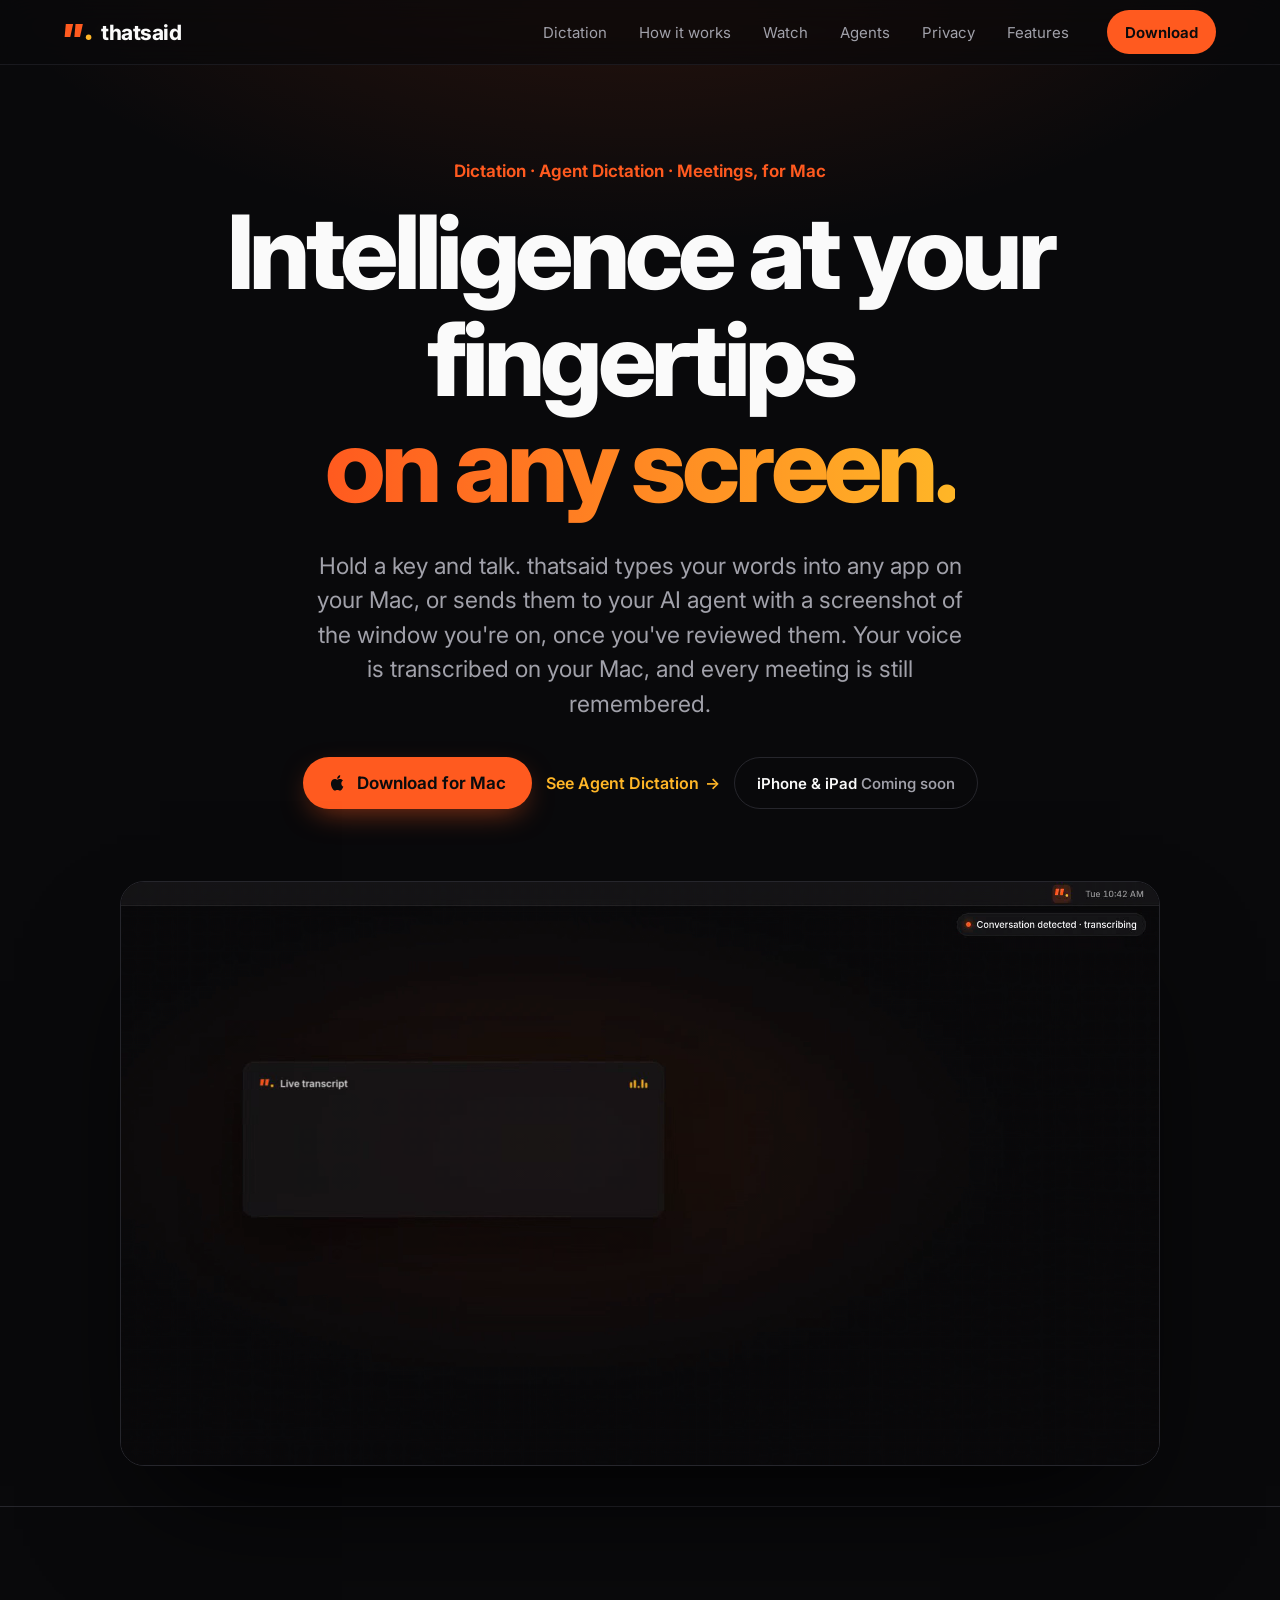
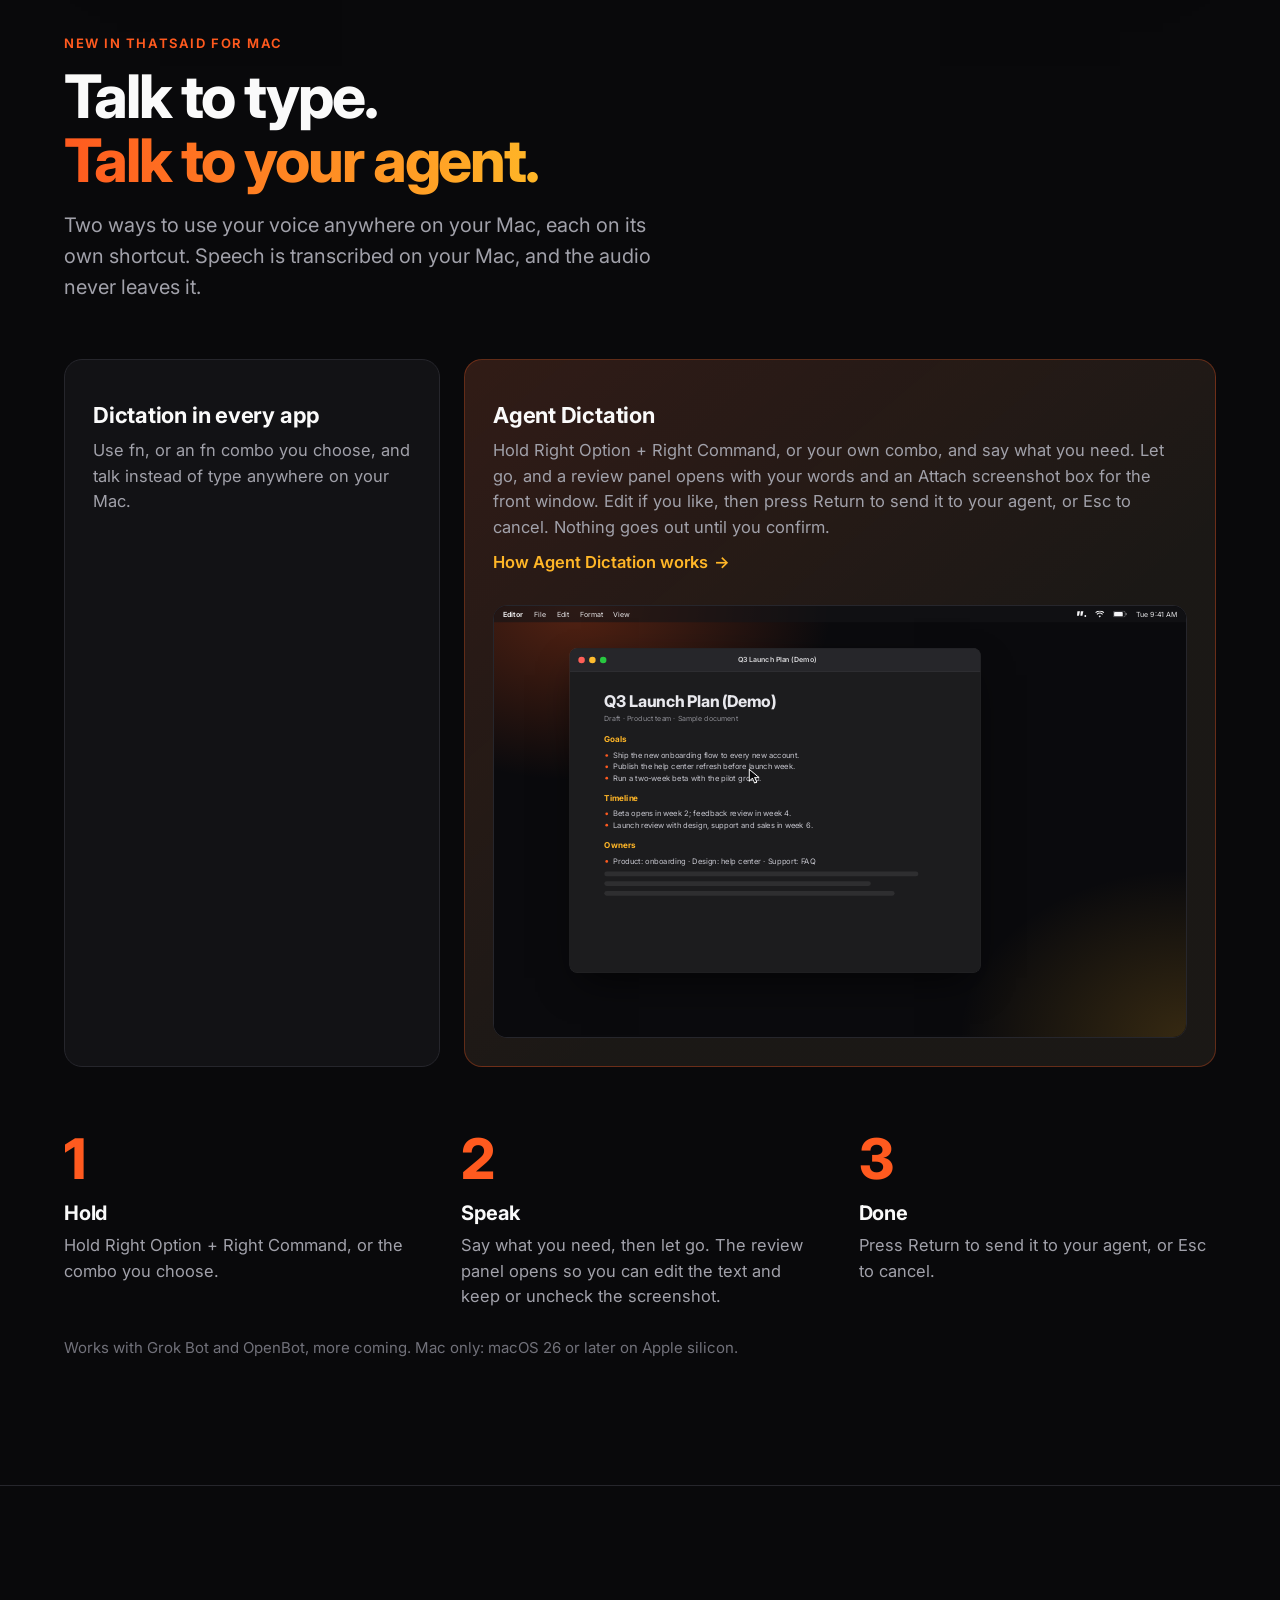
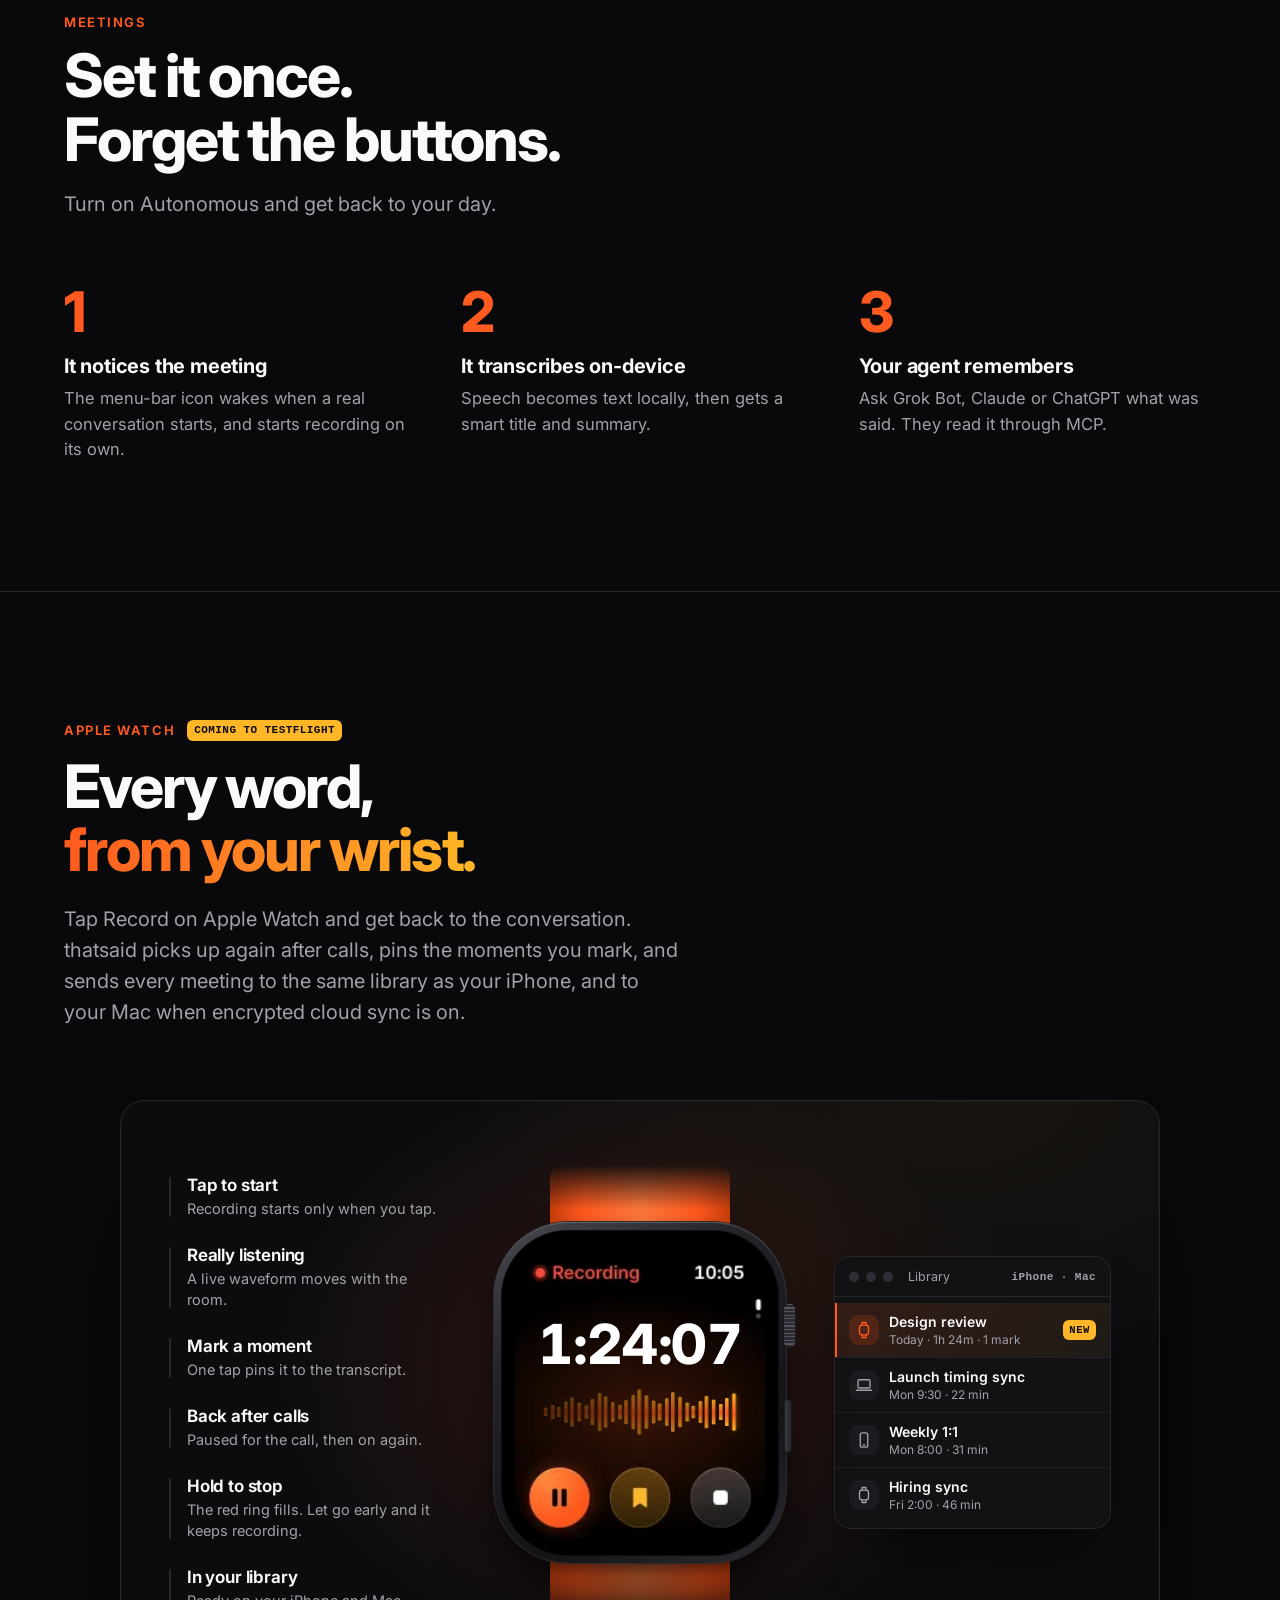
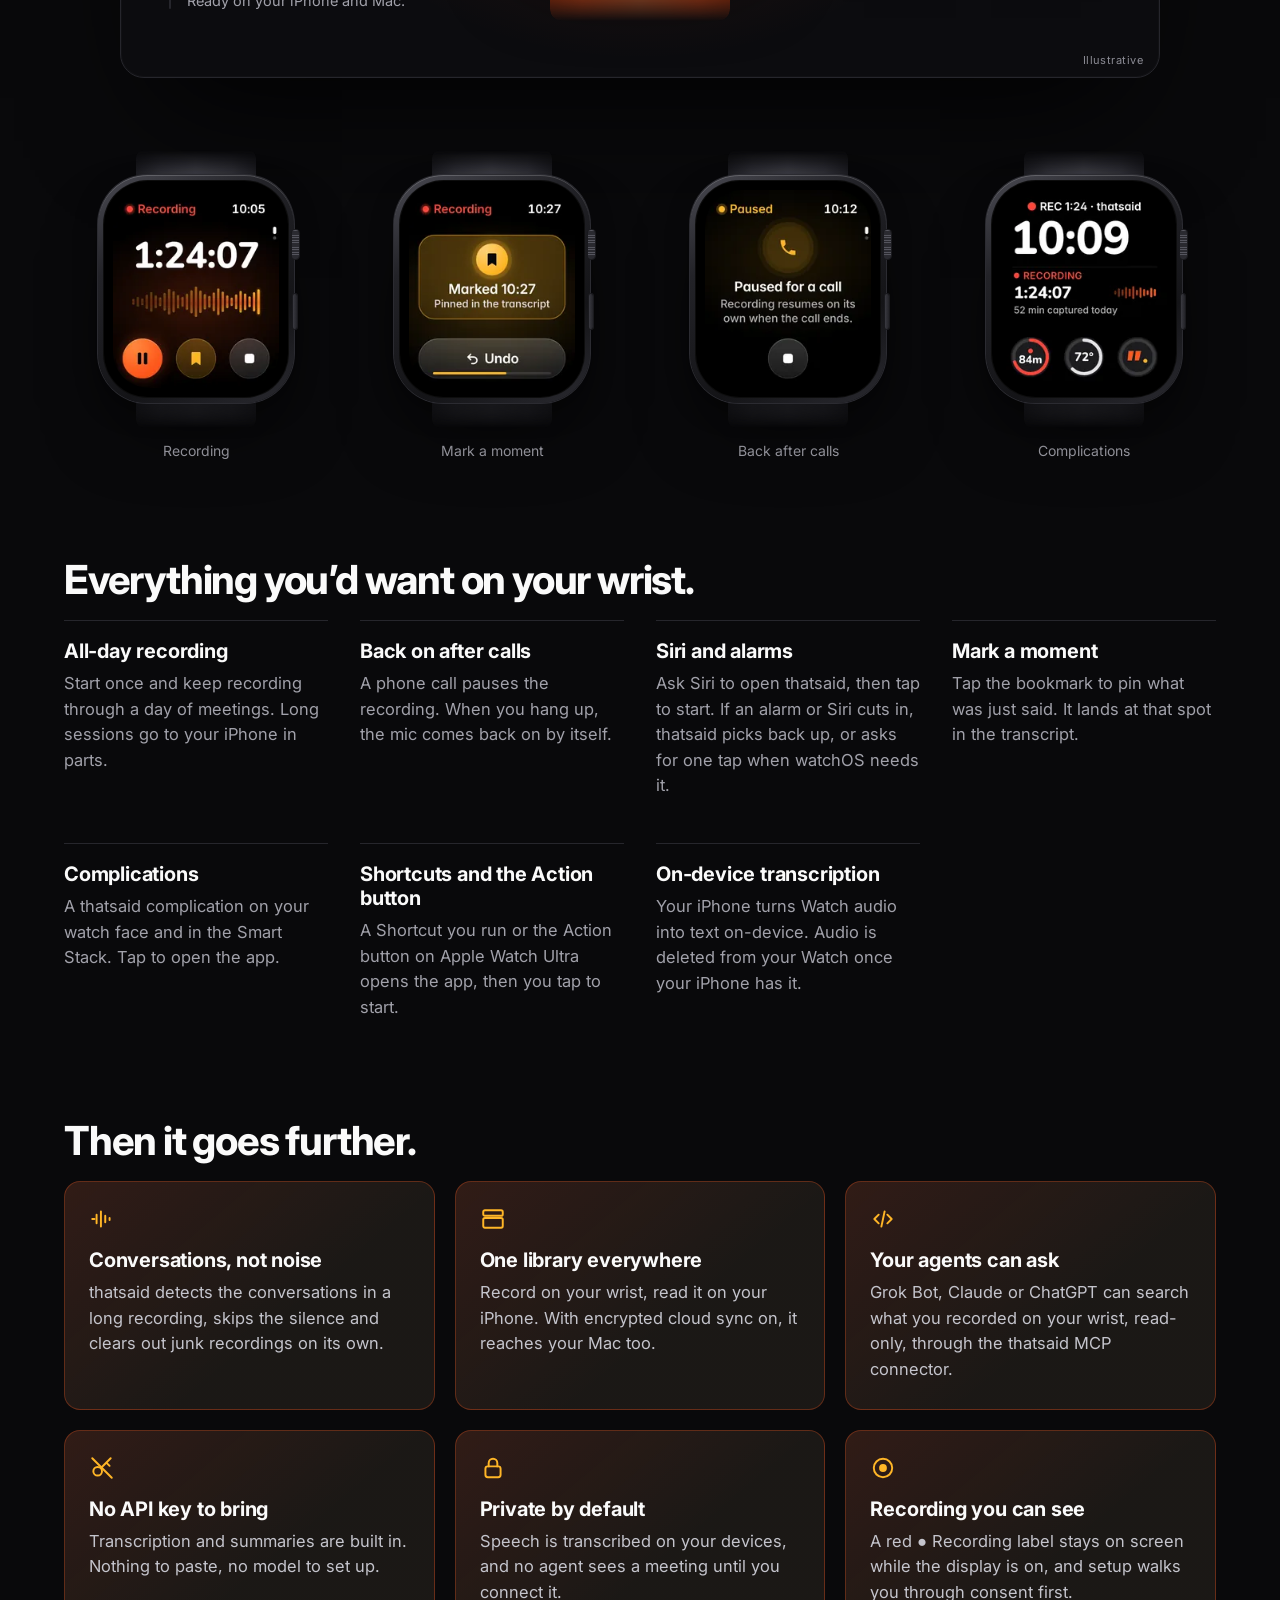
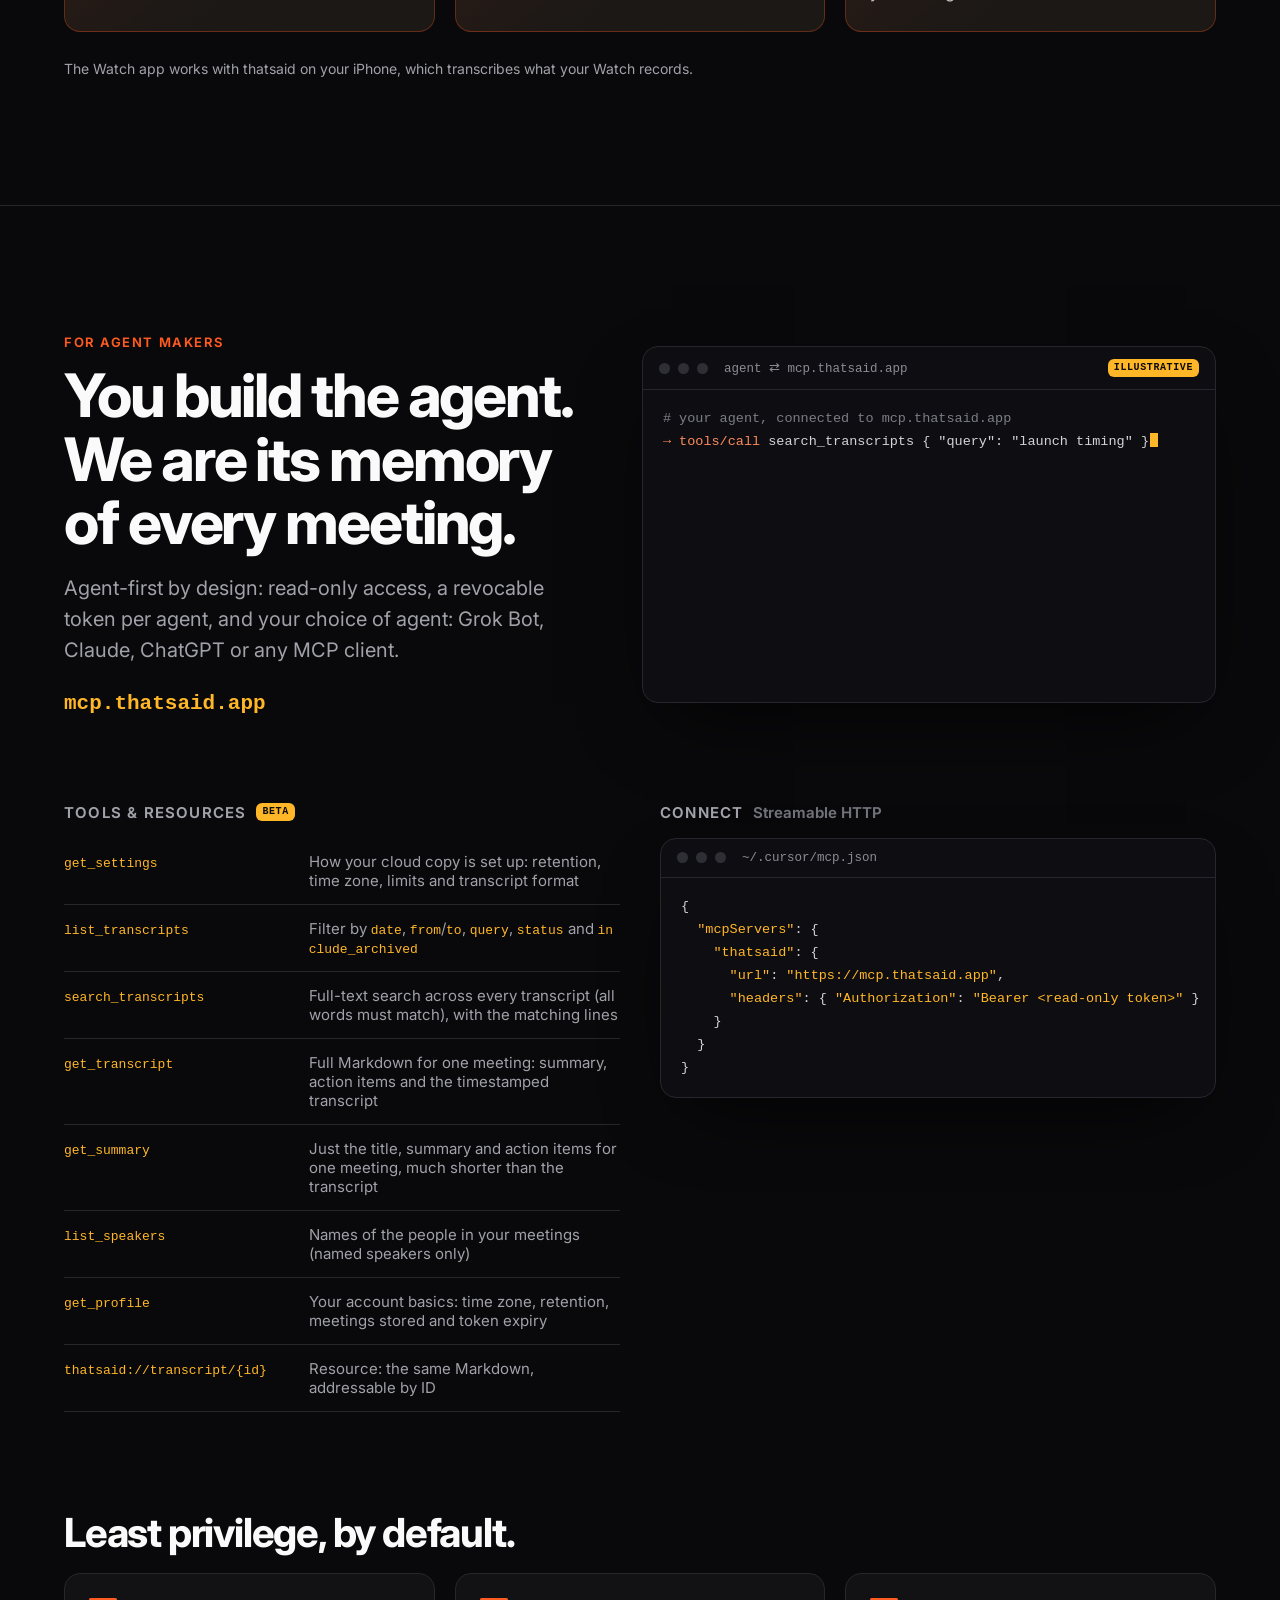
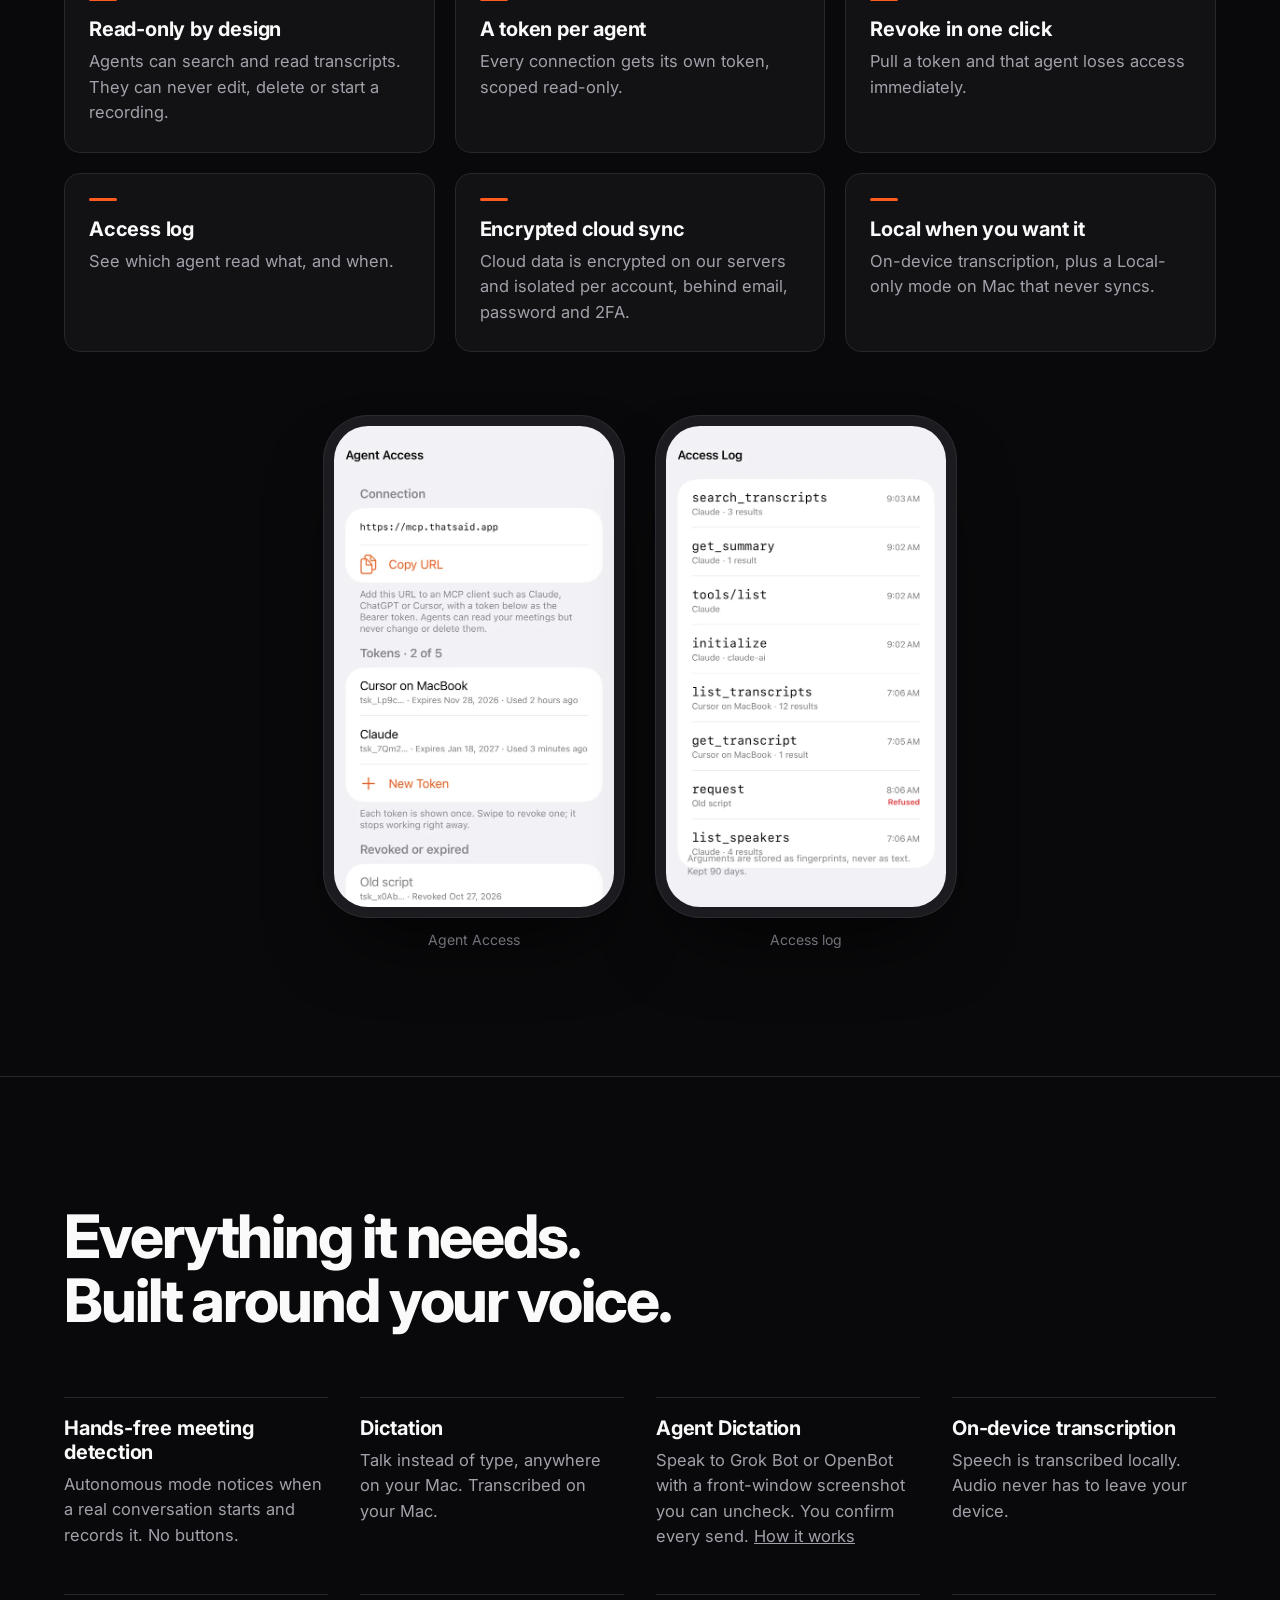
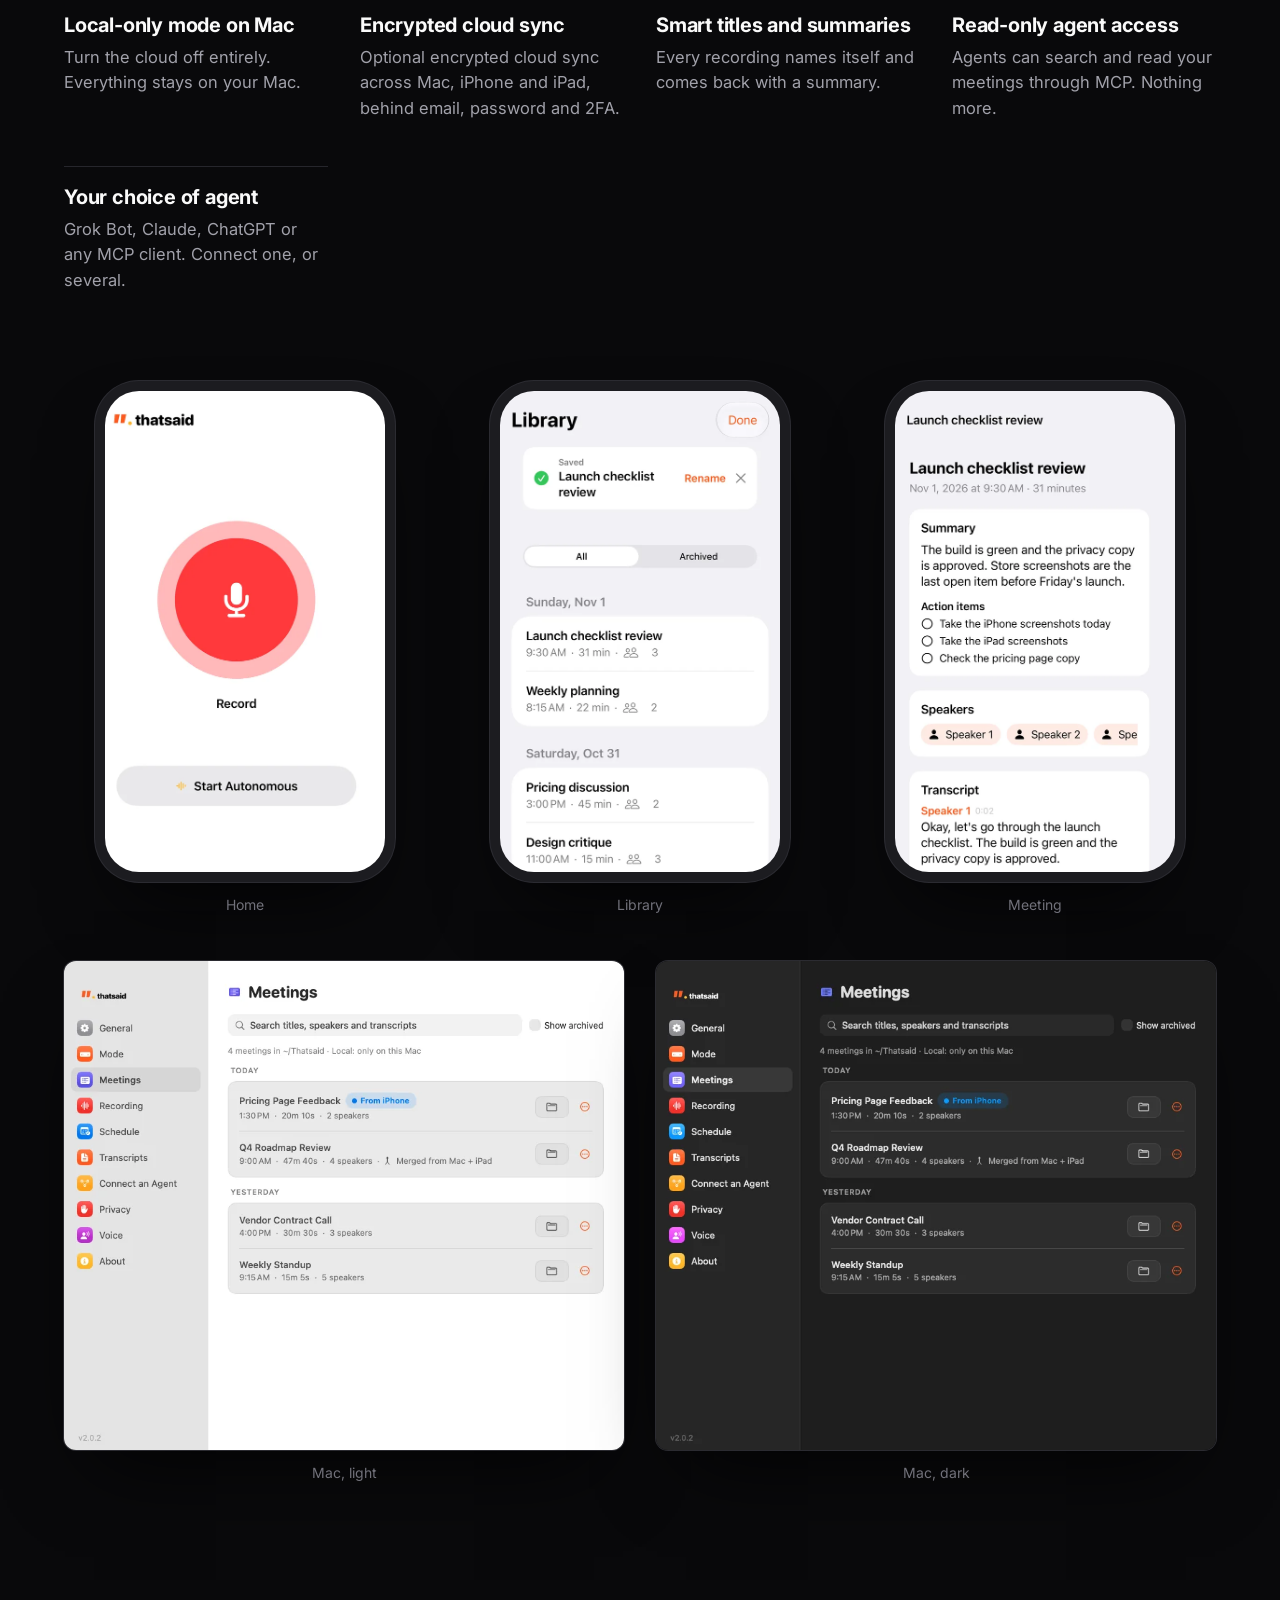
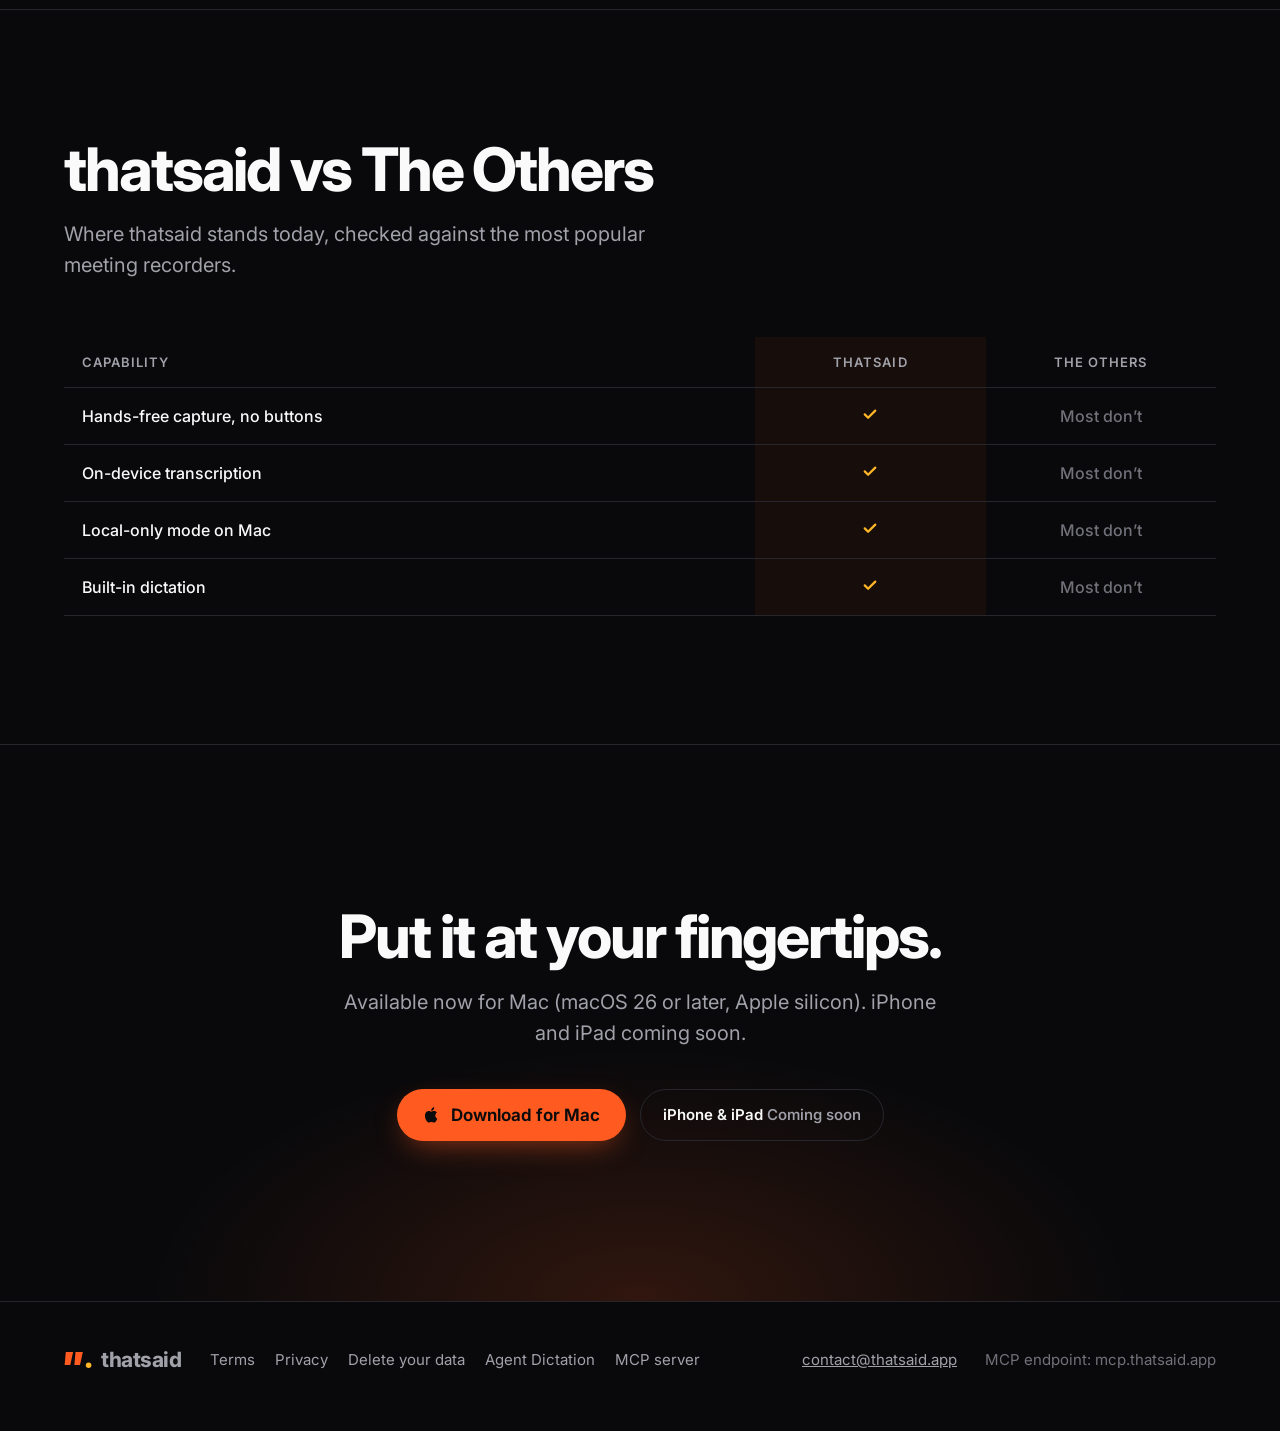
<file: index.html>
<!doctype html><html lang="en"><head><meta charset="utf-8"><meta name="viewport" content="width=device-width,initial-scale=1,viewport-fit=cover">
<title>thatsaid · Mac dictation for any app and your AI agent</title>
<meta name="description" content="Hold a key and speak. thatsaid types into any Mac app, or sends your words and the window you&#x27;re on to your AI agent. And it remembers your meetings.">
<link rel="canonical" href="https://thatsaid.app/">
<script type="application/ld+json">{
 "@context": "https://schema.org",
 "@graph": [
  {
   "@type": "WebSite",
   "@id": "https://thatsaid.app/#website",
   "url": "https://thatsaid.app/",
   "name": "thatsaid"
  },
  {
   "@type": "SoftwareApplication",
   "@id": "https://thatsaid.app/#app",
   "name": "thatsaid",
   "applicationCategory": "ProductivityApplication",
   "operatingSystem": "macOS 26 or later",
   "processorRequirements": "Apple silicon",
   "url": "https://thatsaid.app/",
   "downloadUrl": "https://github.com/saxxonm/thatsaid-releases/releases/latest/download/thatsaid.dmg",
   "softwareVersion": "2.0.11",
   "description": "Dictation in any Mac app, Agent Dictation that sends your words and an optional front-window screenshot to your AI agent after you review them, and hands-free meeting memory. Speech is transcribed on your Mac.",
   "featureList": [
    "Dictation in any app on your Mac, transcribed on-device",
    "Agent Dictation to Grok Bot and OpenBot with an optional front-window screenshot",
    "Review and edit before anything is sent",
    "Hands-free meeting recording with on-device transcription",
    "Read-only MCP access for your agents"
   ],
   "image": "https://thatsaid.app/og.png",
   "publisher": {
    "@type": "Organization",
    "name": "thatsaid",
    "url": "https://thatsaid.app/"
   }
  }
 ]
}</script>
<link rel="stylesheet" href="/assets/agent-dictation/flow.css">
<meta property="og:type" content="website"><meta property="og:site_name" content="thatsaid"><meta property="og:url" content="https://thatsaid.app/"><meta property="og:title" content="thatsaid · Intelligence at your fingertips on any screen"><meta property="og:description" content="Dictate into any Mac app, talk to your AI agent about what&#x27;s on screen, and keep every meeting transcribed on your device."><meta property="og:image" content="https://thatsaid.app/og.png"><meta property="og:image:width" content="1200"><meta property="og:image:height" content="630"><meta property="og:image:alt" content="thatsaid logo on near-black">
<meta name="twitter:card" content="summary_large_image"><meta name="twitter:title" content="thatsaid · Intelligence at your fingertips on any screen"><meta name="twitter:description" content="Hold a key, speak, done. Dictation and Agent Dictation for Mac, plus meeting memory."><meta name="twitter:image" content="https://thatsaid.app/og.png">
<link rel="icon" href="favicon.ico" sizes="48x48"><link rel="icon" href="favicon.svg" type="image/svg+xml"><link rel="apple-touch-icon" href="apple-touch-icon.png"><link rel="manifest" href="site.webmanifest"><meta name="theme-color" content="#09090B"><meta name="color-scheme" content="dark">
<link rel="preload" href="assets/inter-latin.woff2" as="font" type="font/woff2" crossorigin>
<style>@font-face{font-family:Inter;src:url(assets/inter-latin.woff2) format('woff2');font-weight:100 900;font-display:swap}:root{--bg:#09090B;--s1:#121215;--s2:#1A1A1F;--line:#26262C;--fg:#FAFAFA;--mut:#A1A1AA;--dim:#71717A;--or:#FF5A1F;--am:#FFB627;--mono:ui-monospace,SFMono-Regular,"SF Mono",Menlo,monospace;--ease:cubic-bezier(.2,.7,.2,1)}*{box-sizing:border-box;margin:0;padding:0}html{background:var(--bg);color:var(--fg);font-family:-apple-system,BlinkMacSystemFont,"SF Pro Text",Inter,"Segoe UI",sans-serif;-webkit-font-smoothing:antialiased;scroll-behavior:smooth;-webkit-text-size-adjust:100%}body{overflow-x:hidden;background:radial-gradient(1000px 520px at 50% -120px,rgba(255,90,31,.16),transparent 70%)}a{color:inherit}img{max-width:100%;display:block;height:auto}ul,ol{list-style:none}code,pre{font-family:var(--mono)}.wrap{max-width:1200px;margin:0 auto;padding:0 24px}.skip{position:absolute;left:-999px;top:8px;background:var(--fg);color:var(--bg);padding:12px 16px;border-radius:8px;z-index:9}.skip:focus{left:8px}.sr{position:absolute;width:1px;height:1px;overflow:hidden;clip:rect(0 0 0 0);white-space:nowrap}:focus-visible{outline:3px solid var(--am);outline-offset:3px;border-radius:6px}.nav{position:sticky;top:0;z-index:5;background:rgba(9,9,11,.72);backdrop-filter:saturate(1.4) blur(14px);-webkit-backdrop-filter:saturate(1.4) blur(14px);border-bottom:1px solid rgba(38,38,44,.6)}.navrow{display:flex;align-items:center;gap:24px;height:64px}.logo{display:flex;align-items:center;gap:9px;text-decoration:none;font-weight:750;font-size:21px;letter-spacing:-.02em;min-height:44px}.logo svg{width:28px;height:28px}.nav nav{margin-left:auto}.nav ul{display:flex;gap:4px}.nav ul a{display:flex;align-items:center;min-height:44px;padding:0 14px;color:var(--mut);text-decoration:none;font-size:15px;border-radius:999px}.nav ul a:hover{color:var(--fg)}.btn{display:inline-flex;align-items:center;justify-content:center;gap:10px;min-height:52px;padding:0 26px;border-radius:999px;background:var(--or);color:#0B0B0D;font-weight:650;font-size:17px;text-decoration:none;transition:transform .2s var(--ease),box-shadow .2s;box-shadow:0 10px 30px -10px rgba(255,90,31,.6)}.btn:hover{transform:translateY(-1px);box-shadow:0 14px 36px -10px rgba(255,90,31,.75)}.btn.sm{min-height:44px;padding:0 18px;font-size:15px;box-shadow:none}.badge{display:inline-flex;align-items:center;min-height:52px;padding:0 22px;border-radius:999px;border:1px solid var(--line);color:var(--mut);font-size:15px;font-weight:550}.badge b{color:var(--fg);font-weight:600}.ctas{display:flex;gap:14px;justify-content:center;flex-wrap:wrap}.ph{display:inline-block;font:600 11px/1 var(--mono);letter-spacing:.06em;text-transform:uppercase;color:#0B0B0D;background:var(--am);border-radius:6px;padding:5px 7px;vertical-align:middle}.ph.sm{font-size:10px;padding:4px 6px}.hero{text-align:center;padding:96px 0 40px}.eyebrow{color:var(--or);font-weight:650;font-size:17px;margin-bottom:18px}h1{font-size:clamp(46px,8vw,108px);line-height:1.04;letter-spacing:-.045em;font-weight:780;padding-bottom:.06em}h1 span{background:linear-gradient(90deg,var(--or),var(--am));-webkit-background-clip:text;background-clip:text;color:transparent}.lead{font-size:clamp(18px,2vw,23px);color:var(--mut);max-width:660px;margin:24px auto 36px;line-height:1.5}.stage{position:relative;max-width:1040px;aspect-ratio:1040/600;margin:72px auto 0;border-radius:24px;overflow:hidden;background:radial-gradient(700px 400px at 30% 0%,rgba(255,90,31,.10),transparent 70%),#0C0C0F;border:1px solid var(--line);box-shadow:0 60px 120px -40px rgba(0,0,0,.9),0 0 0 1px rgba(255,255,255,.02) inset;text-align:left}.live{position:absolute;inset:0;font-size:15px}.mbar{position:absolute;left:0;right:0;top:0;height:34px;display:flex;align-items:center;gap:16px;padding:0 16px;background:rgba(255,255,255,.05);border-bottom:1px solid rgba(255,255,255,.06);font-size:13px;color:#D4D4D8}.mbar .apple{width:12px;height:14px;border-radius:3px;background:#D4D4D8;opacity:.7}.mmenu{opacity:.75}.mright{margin-left:auto;display:flex;align-items:center;gap:16px}.mic{position:relative;display:flex;align-items:center;color:#fff;opacity:1}.mbi{width:18px;height:18px}.mic .dot{position:absolute;right:-3px;top:-1px;width:7px;height:7px;border-radius:50%;background:var(--am);box-shadow:0 0 0 0 rgba(255,182,39,.6);animation:pulse 1.6s infinite}@keyframes pulse{70%{box-shadow:0 0 0 8px rgba(255,182,39,0)}100%{box-shadow:0 0 0 0 rgba(255,182,39,0)}}.pop{position:absolute;right:62px;top:44px;display:flex;gap:12px;align-items:center;background:rgba(28,28,33,.92);border:1px solid #33333B;border-radius:14px;padding:12px 16px;box-shadow:0 20px 40px -12px rgba(0,0,0,.7);z-index:2}.pop b{display:block;font-size:14px}.pop span{font-size:12.5px;color:var(--mut)}.rec{width:10px;height:10px;border-radius:50%;background:var(--or);animation:blink 1.4s infinite}@keyframes blink{50%{opacity:.3}}.win{position:absolute;top:70px;bottom:28px;background:var(--s1);border:1px solid var(--line);border-radius:16px;overflow:hidden}.win.tx{left:28px;width:57%}.win.ag{right:28px;width:calc(43% - 84px)}.wbar{display:flex;align-items:center;gap:7px;height:40px;padding:0 14px;border-bottom:1px solid var(--line);font-size:12.5px;color:var(--mut)}.wbar i{width:10px;height:10px;border-radius:50%;background:#2E2E35}.wt{margin-left:8px}.pill{margin-left:auto;font:700 11px var(--mono);color:var(--or);border:1px solid rgba(255,90,31,.4);border-radius:999px;padding:3px 8px}.title{margin:16px 18px 4px;padding:14px 16px;border-radius:12px;background:linear-gradient(135deg,rgba(255,90,31,.14),rgba(255,182,39,.06));border:1px solid rgba(255,90,31,.28)}.title small{font-size:11px;letter-spacing:.1em;text-transform:uppercase;color:var(--am);font-weight:650}.title b{display:block;font-size:19px;margin:4px 0 4px;letter-spacing:-.01em}.title p{font-size:13.5px;color:#C4C4CC;line-height:1.45}.tx ol{padding:4px 18px}.tx li{display:grid;grid-template-columns:86px 1fr;gap:10px;padding:9px 0;border-top:1px solid #1f1f24;line-height:1.45}.tx li b{color:var(--am);font-weight:600;font-size:13px;padding-top:1px}.msgs{padding:16px;display:flex;flex-direction:column;gap:12px}.msgs .q{align-self:flex-end;background:var(--s2);border:1px solid #2c2c33;border-radius:14px 14px 4px 14px;padding:10px 13px;max-width:92%;line-height:1.4}.msgs .call{font:12px/1.5 var(--mono);color:var(--dim)}.msgs .call code{color:var(--am)}.msgs .a{border-left:2px solid var(--or);padding:2px 0 2px 12px;line-height:1.5}.msgs .a em{display:block;font-style:normal;color:var(--mut);font-size:13px;margin-top:6px}.illus{position:absolute;right:16px;bottom:7px;font-size:11px;color:var(--dim);letter-spacing:.04em}.poster,.vloop{display:none;position:absolute;inset:0;width:100%;height:100%}.poster img{width:100%;height:100%;object-fit:cover}.vloop{object-fit:cover;background:#0C0C0F}.stage.vid .vloop{display:block}.stage.vid .live{visibility:hidden}.js .stage.anim [data-at]{opacity:0;transform:translateY(8px);transition:opacity .45s var(--ease),transform .45s var(--ease)}.js .stage.anim .win{opacity:.4;transition:opacity .5s}.js .stage.anim [data-at].in{opacity:1;transform:none}.js .stage.anim.s1 .tx,.js .stage.anim.s7 .ag{opacity:1}.js .stage.anim .pop.out{opacity:0;transform:translateY(-6px)}.js .stage.anim.reset *{transition-duration:.5s!important}section{padding:128px 0}section+section{border-top:1px solid var(--line)}h2{font-size:clamp(34px,5vw,60px);letter-spacing:-.035em;line-height:1.06;font-weight:760;max-width:860px}.sub{font-size:20px;color:var(--mut);max-width:620px;margin-top:18px;line-height:1.55}.lbl{font-size:13px;letter-spacing:.12em;text-transform:uppercase;color:var(--or);font-weight:650;margin-bottom:14px}.steps{display:grid;grid-template-columns:repeat(3,1fr);gap:40px;margin-top:64px;counter-reset:s}.steps b{display:block;font-size:56px;color:var(--or);font-weight:780;letter-spacing:-.04em;line-height:1}h3{font-size:20px;letter-spacing:-.01em;margin:14px 0 8px}.steps p,.f p,.pv p{color:var(--mut);line-height:1.55;font-size:16.5px}.agrid{display:grid;grid-template-columns:1fr 1.1fr;gap:56px;align-items:center}.url{margin-top:26px}.url code{font-size:21px;font-weight:600;color:var(--am)}.term{background:#0E0E12;border:1px solid var(--line);border-radius:16px;overflow:hidden;box-shadow:0 30px 80px -30px rgba(0,0,0,.9);font-size:13.5px;line-height:1.7;min-width:0}.tbar{display:flex;gap:8px;align-items:center;padding:12px 16px;border-bottom:1px solid var(--line);color:#8B8B94;font:12.5px var(--mono)}.tbar i{width:11px;height:11px;border-radius:50%;background:#2E2E35}.tbar span:first-of-type{margin-left:8px}.tbar .ph{margin-left:auto}.term pre{padding:18px 20px;overflow-x:auto;white-space:pre;color:#D4D4D8;-webkit-overflow-scrolling:touch}.k{color:#FF8A5C}.s{color:var(--am)}.c{color:#7C7C86}.g{color:#7EE2A8}.caret{display:none}.js .term.typing .caret{display:inline-block;width:8px;height:1.1em;background:var(--am);vertical-align:-2px;margin-left:1px;animation:blink 1s steps(1) infinite}.js .term.pending .res,.js .term.typing .res{opacity:0}.res{transition:opacity .5s}.tools{display:grid;grid-template-columns:1fr 1fr;gap:40px;margin-top:88px;align-items:start}.mini{font-size:15px;letter-spacing:.08em;text-transform:uppercase;color:var(--mut);font-weight:650;margin:0 0 16px;display:flex;gap:10px;align-items:center;flex-wrap:wrap}.tt{width:100%;border-collapse:collapse;font-size:15px}.tt td{padding:14px 0;border-bottom:1px solid var(--line);vertical-align:top}.tt td:first-child{width:44%}.tt code{color:var(--am);font-size:14px}.tt td:last-child{color:var(--mut)}.priv-h{margin-top:96px;font-size:clamp(28px,3.4vw,40px);text-transform:none;letter-spacing:-.03em;color:var(--fg);font-weight:740}.pvgrid{display:grid;grid-template-columns:repeat(3,1fr);gap:20px;margin-top:8px}.pv{background:var(--s1);border:1px solid var(--line);border-radius:16px;padding:24px 24px 26px;position:relative}.pv::before{content:"";display:block;width:28px;height:3px;border-radius:3px;background:var(--or)}.pv h3{margin-top:16px}.fgrid{display:grid;grid-template-columns:repeat(4,1fr);gap:44px 32px;margin-top:64px}.f{border-top:1px solid var(--line);padding-top:18px}.f h3{margin-top:0}.shots{display:grid;grid-template-columns:repeat(3,1fr);gap:32px;margin-top:88px;align-items:end}figure{margin:0}figcaption{text-align:center;color:var(--dim);font-size:14px;margin-top:14px}.phone{border-radius:44px;padding:10px;background:#1c1c20;box-shadow:0 0 0 1px #2b2b31,0 40px 80px -30px rgba(0,0,0,.8);max-width:300px;margin:0 auto}.phone img{border-radius:34px}.ph-box{aspect-ratio:473/1024;max-width:300px;margin:0 auto;border-radius:24px;border:1.5px dashed #4a4a52;display:grid;place-items:center;text-align:center;color:#A1A1AA;font:600 13px/1.5 var(--mono);background:repeating-linear-gradient(135deg,#111114 0 12px,#0d0d10 12px 24px);padding:20px}.ph-box small{color:var(--dim);font-weight:500}.note{margin-top:28px;color:var(--dim);font-size:14px;display:flex;gap:10px;align-items:center;flex-wrap:wrap}.tablewrap{margin-top:56px;overflow-x:auto}.cmp{width:100%;border-collapse:collapse;font-size:16px}.cmp th,.cmp td{padding:17px 18px;border-bottom:1px solid var(--line);text-align:left;font-weight:500}.cmp thead th{font-size:13px;letter-spacing:.08em;text-transform:uppercase;color:var(--mut);font-weight:600}.cmp td,.cmp thead th:nth-child(n+2){text-align:center;width:20%}.cmp td.y{color:var(--am);font-weight:650}.cmp td.y span{font-size:9px;vertical-align:2px}.cmp td.n{color:var(--dim)}.cmp thead th:nth-child(2),.cmp td.y{background:rgba(255,90,31,.06)}.dl{text-align:center;padding:160px 0;background:radial-gradient(700px 360px at 50% 100%,rgba(255,90,31,.16),transparent 70%)}.dl h2,.dl .sub{margin-left:auto;margin-right:auto}.dl .ctas{margin-top:40px}footer{border-top:1px solid var(--line);padding:36px 0 48px;color:var(--mut);font-size:15px}.frow{display:flex;align-items:center;gap:28px;flex-wrap:wrap}.frow a[href^=mailto]{display:inline-flex;align-items:center;min-height:44px;margin-left:auto}.mut{color:var(--dim)}.js.rvon .rv{opacity:0;transform:translateY(18px);transition:opacity .7s var(--ease),transform .7s var(--ease)}.js.rvon .rv.seen{opacity:1;transform:none}@media (max-width:1000px){.nav ul{display:none}.nav .btn.sm{margin-left:auto}.agrid,.tools{grid-template-columns:1fr;gap:40px}.pvgrid{grid-template-columns:1fr 1fr}.fgrid{grid-template-columns:1fr 1fr}.steps{grid-template-columns:1fr;gap:36px}section{padding:96px 0}.hero{padding-top:72px}.stage{aspect-ratio:auto;height:560px}.win.tx{width:calc(60% - 20px)}.win.ag{width:calc(40% - 36px)}.live{font-size:14px}.mmenu{display:none}}@media (max-width:600px){.wrap{padding:0 20px}.hero{padding:56px 0 24px}.lead{margin:20px auto 28px}.ctas .btn,.ctas .badge{width:100%}.stage{height:auto;aspect-ratio:1080/1350;margin-top:48px;border-radius:20px}.stage .live{display:none}.stage .poster{display:block}section{padding:80px 0}.sub{font-size:18px}.pvgrid,.fgrid{grid-template-columns:1fr}.fgrid{gap:28px}.shots{grid-template-columns:1fr 1fr;gap:16px}.shots figure:last-child{grid-column:1/-1}.shots figure:last-child .ph-box{aspect-ratio:16/10;max-width:none}.phone{border-radius:30px;padding:6px}.phone img{border-radius:24px}.term{font-size:11.5px}.term pre{padding:14px}.tt td:first-child{width:auto;padding-right:12px}.cmp{font-size:14px}.cmp th,.cmp td{padding:13px 8px}.cmp thead th{font-size:11px;letter-spacing:.04em}.frow{flex-direction:column;align-items:flex-start;gap:8px}.frow a[href^=mailto]{margin-left:0}.dl{padding:112px 0}}.lowpower .stage .live{display:none}.lowpower .stage .poster{display:block}@media (prefers-reduced-motion:reduce){*,*::before,*::after{animation:none!important;transition:none!important;scroll-behavior:auto!important}}.stage.stack{aspect-ratio:1080/1350;height:auto;max-width:540px}.stage.stack .live{display:block;font-size:14px}.stage.stack .poster{display:none}.stage.stack .mmenu{display:none}.stage.stack .win{position:absolute;left:18px;right:18px;width:auto}.stage.stack .win.tx{top:62px;bottom:auto;height:385px}.stage.stack .win.ag{top:463px;bottom:26px}.stage.stack .pop{right:18px;top:40px}.stage.stack .tx li{grid-template-columns:76px 1fr;padding:7px 0}.stage.stack .title{margin:12px 14px 2px;padding:11px 13px}.stage.stack .title b{font-size:17px}.stage.stack .tx ol{padding:2px 14px}.stage:not(.anim) .pop{display:none}.stage{aspect-ratio:1040/540}.stage.stack{aspect-ratio:1080/1350}.stage.stack .win.tx{height:350px}.stage.stack .win.ag{top:426px}@media (max-width:600px){.stage{aspect-ratio:1080/1350}}@media (min-width:601px) and (max-width:1000px){.stage{aspect-ratio:auto;height:500px}}.stage.vid{aspect-ratio:16/9;height:auto}@media (max-width:600px){.stage.vid{aspect-ratio:1080/1350}}.tt code{word-break:break-all}.tt td code{font-size:13px}.tools>div{min-width:0}.tt{table-layout:fixed}.tt td{overflow-wrap:anywhere}@media (max-width:600px){.tt td:first-child{width:42%}}.macwin{border-radius:12px;overflow:hidden;box-shadow:0 0 0 1px #2b2b31,0 40px 80px -30px rgba(0,0,0,.8)}.shots.mac2{grid-template-columns:1fr 1fr;margin-top:48px;align-items:start}.shots.pshots{grid-template-columns:repeat(2,minmax(0,300px));justify-content:center;margin-top:64px}@media (max-width:600px){.shots{grid-template-columns:1fr 1fr}.shots:not(.mac2):not(.pshots) figure:last-child{grid-column:auto}.shots.mac2{grid-template-columns:1fr}.shots.pshots{grid-template-columns:1fr 1fr}}/* apple watch section. PLACEHOLDER ART: swap assets/watch/* for real captures once build 1.1.23 exists */
.grad{background:linear-gradient(90deg,var(--or),var(--am));-webkit-background-clip:text;background-clip:text;color:transparent}#watch h2{padding-bottom:.06em}#watch .lbl{display:flex;align-items:center;gap:12px;flex-wrap:wrap}#watch .lbl .ph{letter-spacing:.04em}
.wstage{position:relative;max-width:1040px;margin:72px auto 0;padding:64px 48px 56px;border-radius:24px;border:1px solid var(--line);background:radial-gradient(520px 420px at 50% 46%,rgba(255,90,31,.16),transparent 70%),radial-gradient(700px 400px at 80% 0%,rgba(255,182,39,.05),transparent 70%),#0C0C0F;box-shadow:0 60px 120px -40px rgba(0,0,0,.9),0 0 0 1px rgba(255,255,255,.02) inset;display:grid;grid-template-columns:minmax(0,1fr) auto minmax(0,1fr);align-items:center;gap:48px}
.wsteps{display:flex;flex-direction:column;gap:6px}.wsteps li{position:relative;padding:10px 0 10px 18px;transition:color .35s}.wsteps li::before{content:"";position:absolute;left:0;top:12px;bottom:12px;width:2px;border-radius:2px;background:var(--line);transition:background .35s}
.wsteps b{display:block;font-size:17px;font-weight:650;letter-spacing:-.01em;color:var(--fg)}.wsteps span{display:block;font-size:14.5px;line-height:1.45;color:var(--mut);margin-top:3px}
.js .wstage.anim .wsteps b{color:var(--mut);transition:color .35s}.js .wstage.anim .wsteps li.on b{color:var(--fg)}.js .wstage.anim .wsteps li.on::before{background:linear-gradient(var(--or),var(--am))}.js .wstage.anim .wsteps li.on span{color:#D4D4D8}
.wdev{--k:1.2;position:relative;display:flex;flex-direction:column;align-items:center}
.band{display:block;position:relative;z-index:0;width:calc(150px*var(--k));height:calc(62px*var(--k));background:linear-gradient(90deg,#c93f0e,#FF5A1F 18%,#ff7a3d 50%,#FF5A1F 82%,#c93f0e)}
.band.t{margin-bottom:calc(-14px*var(--k));border-radius:calc(10px*var(--k)) calc(10px*var(--k)) 0 0;-webkit-mask:linear-gradient(to top,#000 40%,transparent);mask:linear-gradient(to top,#000 40%,transparent)}
.band.b{margin-top:calc(-14px*var(--k));border-radius:0 0 calc(10px*var(--k)) calc(10px*var(--k));-webkit-mask:linear-gradient(to bottom,#000 40%,transparent);mask:linear-gradient(to bottom,#000 40%,transparent)}
.wdev.sm .band{background:linear-gradient(90deg,#1c1c21,#2e2e35 20%,#3a3a42 50%,#2e2e35 80%,#1c1c21);height:calc(46px*var(--k))}
.watch{position:relative;z-index:1;padding:calc(6px*var(--k));border-radius:calc(62px*var(--k));background:linear-gradient(150deg,#4a4a52,#232328 30%,#141417 70%,#2a2a30);box-shadow:0 0 0 1px #2b2b31,inset 0 1px 0 rgba(255,255,255,.18),0 40px 80px -30px rgba(0,0,0,.85),0 10px 30px -10px rgba(0,0,0,.6)}
.watch::before{content:"";position:absolute;right:calc(-7px*var(--k));top:24%;width:calc(9px*var(--k));height:calc(36px*var(--k));border-radius:calc(4px*var(--k));background:repeating-linear-gradient(0deg,#2a2a30 0 calc(2px*var(--k)),#55555e calc(2px*var(--k)) calc(3px*var(--k)));box-shadow:0 0 0 1px #1a1a1e}
.watch::after{content:"";position:absolute;right:calc(-4px*var(--k));top:52%;width:calc(5px*var(--k));height:calc(44px*var(--k));border-radius:calc(3px*var(--k));background:linear-gradient(90deg,#3a3a41,#232328);box-shadow:0 0 0 1px #1a1a1e}
.wglass{padding:calc(12px*var(--k));border-radius:calc(56px*var(--k));background:#000;box-shadow:inset 0 0 0 1px rgba(255,255,255,.05)}
.wscreen{position:relative;width:calc(208px*var(--k));height:calc(248px*var(--k));border-radius:calc(44px*var(--k));overflow:hidden;background:#000;isolation:isolate}
.wscreen img{width:100%;height:100%}
.wsc{position:absolute;inset:0;opacity:0;transition:opacity .32s var(--ease)}.wsc.on{opacity:1}.wsc:first-child{position:absolute}
.wpt{position:absolute;left:0;top:0;width:208px;height:248px;transform:scale(var(--k));transform-origin:0 0;pointer-events:none}
.wtime{position:absolute;left:0;right:0;top:58px;text-align:center;font:800 46px/50px ui-rounded,"SF Pro Rounded",-apple-system,BlinkMacSystemFont,Inter,sans-serif;letter-spacing:-.5px;color:#fff;font-variant-numeric:tabular-nums}
.wwave{position:absolute;left:24.1px;top:120px;width:159.8px;height:40px;display:flex;gap:2.6px;align-items:center}
.wwave i{flex:none;width:3px;height:40px;border-radius:1.5px;background:linear-gradient(#FFB627,#FF5A1F 55%,#FFB627);transform-origin:50% 50%;will-change:transform}
.wwave i:last-child{box-shadow:0 0 6px rgba(255,182,39,.45)}
.wring circle{fill:none;stroke:#FF453A;stroke-width:4;stroke-linecap:round;stroke-dasharray:100;stroke-dashoffset:100;filter:drop-shadow(0 0 3px rgba(255,69,58,.75))}
.wtap{position:absolute;width:46px;height:46px;margin:-23px 0 0 -23px;border-radius:50%;background:radial-gradient(circle,rgba(255,255,255,.55),rgba(255,255,255,.18) 60%,transparent 72%);opacity:0;transform:scale(.5);transition:opacity .2s,transform .2s}
.wtap.go{animation:wtap .62s var(--ease)}.wtap.press{opacity:.8;transform:scale(.92)}
@keyframes wtap{0%{opacity:0;transform:scale(.45)}25%{opacity:.9;transform:scale(.85)}100%{opacity:0;transform:scale(1.35)}}
.watch.buzz{animation:wbuzz .34s linear}@keyframes wbuzz{20%{transform:translateX(-1.5px)}40%{transform:translateX(1.5px)}60%{transform:translateX(-1px)}80%{transform:translateX(1px)}}
.wcap{display:none}
.wlib{background:var(--s1);border:1px solid var(--line);border-radius:16px;overflow:hidden;align-self:center;box-shadow:0 30px 60px -30px rgba(0,0,0,.8);min-width:0}
.wlib .wbar{font-size:12.5px}.wsrc{margin-left:auto;font:600 11px var(--mono);color:var(--mut);letter-spacing:.04em}
.wlib ul{padding:6px 0}.wlib li{display:grid;grid-template-columns:30px minmax(0,1fr) auto;gap:10px;align-items:center;padding:10px 14px;border-top:1px solid #1f1f24}.wlib li:first-child{border-top:0}
.wlib b{display:block;font-size:14px;font-weight:600;white-space:nowrap;overflow:hidden;text-overflow:ellipsis}.wlib small{display:block;font-size:12px;color:var(--mut);margin-top:2px;white-space:nowrap;overflow:hidden;text-overflow:ellipsis}
.wic{width:30px;height:30px;border-radius:9px;display:grid;place-items:center;background:var(--s2);color:var(--mut)}.wic.or{background:rgba(255,90,31,.16);color:var(--or)}
.wlib em{font:700 10.5px var(--mono);font-style:normal;letter-spacing:.06em;text-transform:uppercase;color:#0B0B0D;background:var(--am);border-radius:6px;padding:4px 6px}
.wlib li.new{background:linear-gradient(135deg,rgba(255,90,31,.14),rgba(255,182,39,.05));box-shadow:inset 2px 0 0 var(--or)}
.js .wstage.anim .wlib li.new{max-height:0;padding-top:0;padding-bottom:0;opacity:0;overflow:hidden;transition:max-height .5s var(--ease),padding .5s var(--ease),opacity .4s .15s}.js .wstage.anim .wlib li.new.in{max-height:72px;padding-top:10px;padding-bottom:10px;opacity:1}
.js .wstage.anim .wlib{opacity:.45;transition:opacity .5s}.js .wstage.anim.lib .wlib{opacity:1}
.wstage .illus{bottom:10px;color:#8B8B94}
.wshots{display:grid;grid-template-columns:repeat(4,1fr);gap:32px;margin-top:72px;align-items:end}.wshots .wdev{--k:.8}
.wf h4,.wplus h4{font-size:20px;letter-spacing:-.01em;margin:0 0 8px}.wf .f h4{margin-top:0}.wf{margin-top:8px}
.wplus{display:grid;grid-template-columns:repeat(3,1fr);gap:20px;margin-top:8px}
.wplus li{position:relative;padding:24px 24px 26px;border-radius:16px;background:linear-gradient(140deg,rgba(255,90,31,.13),rgba(255,182,39,.04) 60%),var(--s1);border:1px solid rgba(255,90,31,.3)}
.wplus svg{color:var(--am);margin-bottom:16px;display:block}.wplus p{color:#C4C4CC;line-height:1.55;font-size:16.5px}
#watch .note,#watch figcaption{color:var(--mut)}
@media (max-width:1000px){.wstage{grid-template-columns:minmax(0,1fr) auto;gap:40px;padding:56px 40px}.wlib{display:none}.wshots{gap:20px}.wshots .wdev{--k:.62}}
@media (max-width:600px){.wstage{grid-template-columns:1fr;justify-items:center;padding:40px 16px 36px;gap:0;margin-top:48px;border-radius:20px}.wdev{--k:.98;width:100%}.wsteps{order:2;width:100%;margin-top:24px}.js .wstage.anim .wsteps{display:none}.js .wstage.anim .wcap{display:block}.wcap{margin-top:18px;min-height:76px;width:100%;max-width:320px;text-align:center;transition:opacity .25s}.wcap b{display:block;font-size:17px;font-weight:650}.wcap span{display:block;color:var(--mut);font-size:15px;line-height:1.45;margin-top:4px}.wcap.fade{opacity:0}.wshots{grid-template-columns:1fr 1fr;gap:28px 12px;margin-top:56px}.wshots .wdev{--k:.58}.wplus{grid-template-columns:1fr}}
@media (min-width:601px) and (max-width:1000px){.wplus{grid-template-columns:1fr 1fr}}/* Agent Dictation (draft Nov 24, 2026) */
.tlink{display:inline-flex;align-items:center;gap:6px;min-height:44px;color:var(--am);font-weight:600;text-decoration:none}.tlink:hover{text-decoration:underline}
.adgrid{display:grid;grid-template-columns:minmax(0,1fr) minmax(0,2fr);gap:24px;margin-top:56px}
.adcard{padding:28px;border-radius:18px;background:var(--s1);border:1px solid var(--line)}.adcard h3{font-size:22px;margin-bottom:10px}.adcard p{color:var(--mut);line-height:1.55;font-size:16.5px}
.adfeat{background:linear-gradient(140deg,rgba(255,90,31,.13),rgba(255,182,39,.04) 60%),var(--s1);border-color:rgba(255,90,31,.3)}
.adstage{margin-top:20px;aspect-ratio:16/10;border-radius:14px;overflow:hidden;background:var(--s2);border:1px solid var(--line)}.adstage img{display:block;width:100%;height:100%;object-fit:cover}
.adsteps-img{display:block;width:100%;height:auto;margin-top:40px}
.adfine{margin-top:28px;color:var(--dim);font-size:15px}
.adpage h1{font-size:clamp(40px,6vw,72px);line-height:1.04;letter-spacing:-.035em;max-width:900px}
.adpage .ctas{display:flex;gap:16px;flex-wrap:wrap;align-items:center;margin-top:32px}
.adlist{list-style:none;display:grid;grid-template-columns:repeat(2,minmax(0,1fr));gap:20px 32px;margin-top:40px}.adlist li{color:var(--mut);line-height:1.55;font-size:16.5px}.adlist b{color:var(--fg)}
.adset{display:block;width:100%;max-width:880px;height:auto;margin-top:40px;border-radius:14px}
.adfaq{margin-top:40px;max-width:820px}.adfaq details{border-bottom:1px solid var(--line);padding:18px 0}.adfaq summary{cursor:pointer;font-weight:650;font-size:18px}.adfaq p{color:var(--mut);margin-top:10px;line-height:1.6}
@media (max-width:1000px){.adgrid{grid-template-columns:1fr}}
@media (max-width:600px){.adlist{grid-template-columns:1fr}.adcard{padding:22px}}</style><script>document.documentElement.classList.add('js')</script></head>
<body id="top"><a class="skip" href="#main">Skip to content</a>
<header class="nav"><div class="wrap navrow"><a class="logo" href="#top" aria-label="thatsaid, back to top"><svg aria-hidden="true" focusable="false" width="28" height="28" xmlns="http://www.w3.org/2000/svg" viewBox="100 24 880 880"><g fill="#FF5A1F"><polygon points="156,210 387,210 297,618 120,618"/><polygon points="462,210 693,210 603,618 426,618"/></g><circle cx="873" cy="630" r="87" fill="#FFB627"/></svg><span>thatsaid</span></a><nav aria-label="Primary"><ul><li><a href="#dictation">Dictation</a></li><li><a href="#how">How it works</a></li><li><a href="#watch">Watch</a></li><li><a href="#agents">Agents</a></li><li><a href="#privacy">Privacy</a></li><li><a href="#features">Features</a></li></ul></nav><a class="btn sm" href="#download">Download</a></div></header>
<main id="main">
<section class="hero"><div class="wrap">
<p class="eyebrow">Dictation · Agent Dictation · Meetings, for Mac</p>
<h1>Intelligence at your fingertips<br><span>on any screen.</span></h1>
<p class="lead">Hold a key and talk. thatsaid types your words into any app on your Mac, or sends them to your AI agent with a screenshot of the window you're on, once you've reviewed them. Your voice is transcribed on your Mac, and every meeting is still remembered.</p>
<div class="ctas"><a class="btn" href="https://github.com/saxxonm/thatsaid-releases/releases/latest/download/thatsaid.dmg"><svg aria-hidden="true" width="18" height="18" viewBox="0 0 24 24" fill="currentColor"><path d="M16.4 12.6c0-2.6 2.1-3.8 2.2-3.9-1.2-1.8-3.1-2-3.7-2-1.6-.2-3.1.9-3.9.9-.8 0-2-.9-3.4-.9-1.7 0-3.3 1-4.2 2.6-1.8 3.1-.5 7.7 1.3 10.2.9 1.2 1.9 2.6 3.2 2.6 1.3-.1 1.8-.8 3.3-.8 1.6 0 2 .8 3.4.8 1.4 0 2.3-1.3 3.1-2.5 1-1.4 1.4-2.8 1.4-2.9-.1 0-2.7-1-2.7-4.1zM13.9 4.9c.7-.8 1.2-2 1-3.2-1 0-2.3.7-3 1.5-.7.8-1.2 2-1.1 3.1 1.2.1 2.4-.6 3.1-1.4z"/></svg>Download for Mac</a><a class="tlink" href="/agent-dictation/">See Agent Dictation <span aria-hidden="true">→</span></a><span class="badge" role="img" aria-label="iPhone and iPad app: coming soon"><b>iPhone &amp; iPad</b>&nbsp;Coming soon</span></div>
<div class="stage" id="stage" role="img" aria-label="Animation: the thatsaid menu-bar icon detects a conversation, transcript lines appear live, the meeting gets the smart title Launch timing sync, then an agent asks over MCP what was decided and gets the answer: Mac ships first, iPhone follows after sync review.">
 <div class="live" aria-hidden="true">
  <div class="mbar"><span class="apple"></span><span class="mmenu">Finder&nbsp;&nbsp;File&nbsp;&nbsp;Edit&nbsp;&nbsp;View</span><span class="mright"><span class="mic" data-at="1"><svg aria-hidden="true" class="mbi" xmlns="http://www.w3.org/2000/svg" width="18" height="18" viewBox="90 0 900 900"><g fill="currentColor"><polygon points="156,210 387,210 297,618 120,618"/><polygon points="462,210 693,210 603,618 426,618"/></g><circle cx="868" cy="625" r="100" fill="currentColor"/></svg><i class="dot"></i></span><span>Mon 9:30</span></span></div>
  <div class="pop" data-at="1"><i class="rec"></i><div><b>Conversation detected</b><span>Recording · on-device</span></div></div>
  <div class="win tx">
   <div class="wbar"><i></i><i></i><i></i><span class="wt">Live transcript</span><span class="pill" data-at="1">● REC</span></div>
   <div class="title" data-at="6"><small>Smart title</small><b>Launch timing sync</b><p>Mac ships first. iPhone follows after sync review. Agents get read-only access.</p></div>
   <ol>
    <li data-at="2"><b>You</b><span>Okay, where did we land on launch timing?</span></li>
    <li data-at="3"><b>Speaker 2</b><span>Mac first. iPhone follows once sync review is done.</span></li>
    <li data-at="4"><b>You</b><span>And agents get read-only access from day one.</span></li>
    <li data-at="5"><b>Speaker 2</b><span>Right, with tokens you can revoke.</span></li>
   </ol>
  </div>
  <div class="win ag">
   <div class="wbar"><i></i><i></i><i></i><span class="wt">Your agent</span></div>
   <div class="msgs">
    <p class="q" data-at="7">What did we decide about launch timing?</p>
    <p class="call" data-at="8"><code>list_transcripts</code> · mcp.thatsaid.app · read-only</p>
    <p class="a" data-at="9">Mac ships first; iPhone follows after sync review. <em>From “Launch timing sync”, today 9:30.</em></p>
   </div>
  </div>
  
 </div>
 <picture class="poster"><source media="(max-width:600px)" srcset="assets/hero-poster-sm.webp"><img src="assets/hero-poster.webp" width="1040" height="540" alt="" decoding="async"></picture>
 <!-- VIDEO SLOT: spec in MOTION.md. Files are rendered into media/. main.js loads them lazily and shows the video only once it decodes;
      otherwise the inline animation above stays. Skipped for reduced motion and Save-Data. -->
 <video class="vloop" muted playsinline loop preload="none" poster="media/poster.jpg" aria-hidden="true" tabindex="-1">
  <source media="(max-width:600px)" src="media/hero-mobile.webm" type="video/webm">
  <source media="(max-width:600px)" src="media/hero-mobile.mp4" type="video/mp4">
  <source src="media/hero.webm" type="video/webm">
  <source src="media/hero.mp4" type="video/mp4">
 </video>
</div>
</div></section>

<!-- AGENT DICTATION section (draft Nov 24, 2026). Copy approved by CMO with edits; product facts confirmed by the thatsaid owner. -->
<section id="dictation"><div class="wrap">
<p class="lbl rv">New in thatsaid for Mac</p><h2 class="rv">Talk to type.<br><span class="grad">Talk to your agent.</span></h2><p class="sub rv">Two ways to use your voice anywhere on your Mac, each on its own shortcut. Speech is transcribed on your Mac, and the audio never leaves it.</p>
<div class="adgrid">
<div class="adcard rv"><h3>Dictation in every app</h3><p>Use fn, or an fn combo you choose, and talk instead of type anywhere on your Mac.</p></div>
<div class="adcard adfeat rv"><h3>Agent Dictation</h3><p>Hold Right Option + Right Command, or your own combo, and say what you need. Let go, and a review panel opens with your words and an Attach screenshot box for the front window. Edit if you like, then press Return to send it to your agent, or Esc to cancel. Nothing goes out until you confirm.</p><p><a class="tlink" href="/agent-dictation/">How Agent Dictation works <span aria-hidden="true">→</span></a></p>
<div class="adstage" id="adstage" role="img" aria-label="Animation: holding Right Option + Right Command over a demo document, saying &#x27;Summarize this doc in three bullets for the team&#x27;, letting go, editing the text in the review panel with Attach screenshot checked, and pressing Return to send it to Grok Bot.">
<div class="ad-flow" data-ad-flow>
 <picture class="adf-poster"><source media="(max-width:600px)" srcset="/assets/agent-dictation/flow-poster-sm.webp"><img src="/assets/agent-dictation/flow-poster.webp" width="1280" height="800" alt="" loading="lazy" decoding="async"></picture>
 <div class="adf-scene" aria-hidden="true">
  <div class="adf-wall"></div>
  <div class="adf-menubar"><b>Editor</b><span>File</span><span>Edit</span><span>Format</span><span>View</span>
   <span class="adf-r"><svg width="18" height="18" viewBox="100 24 880 880"><g fill="#F5F5F7"><polygon points="156,210 387,210 297,618 120,618"/><polygon points="462,210 693,210 603,618 426,618"/></g><circle cx="873" cy="630" r="87" fill="#F5F5F7"/></svg><svg width="17" height="13" viewBox="0 0 17 13"><path d="M8.5 12.2l2.2-2.6a3.2 3.2 0 00-4.4 0zM3.9 7.1a6.7 6.7 0 019.2 0l1.3-1.5a8.7 8.7 0 00-11.8 0zM1.3 4.1a10.6 10.6 0 0114.4 0L17 2.6a12.6 12.6 0 00-17 0z" fill="#F5F5F7"/></svg><svg width="26" height="12" viewBox="0 0 26 12"><rect x=".5" y=".5" width="22" height="11" rx="3" fill="none" stroke="#F5F5F7" opacity=".5"/><rect x="2" y="2" width="16" height="8" rx="1.6" fill="#F5F5F7"/><rect x="23.5" y="4" width="1.8" height="4" rx=".9" fill="#F5F5F7" opacity=".5"/></svg><span>Tue 9:41 AM</span></span></div>
  <div class="adf-win adf-doc" data-adf-doc>
   <div class="adf-tb"><i></i><i></i><i></i><span>Q3 Launch Plan (Demo)</span></div>
   <div class="adf-page">
    <div class="adf-h1">Q3 Launch Plan (Demo)</div><div class="adf-sub">Draft · Product team · Sample document</div>
    <div class="adf-h2">Goals</div><div class="adf-li">Ship the new onboarding flow to every new account.</div><div class="adf-li">Publish the help center refresh before launch week.</div><div class="adf-li">Run a two-week beta with the pilot group.</div>
    <div class="adf-h2">Timeline</div><div class="adf-li">Beta opens in week 2; feedback review in week 4.</div><div class="adf-li">Launch review with design, support and sales in week 6.</div>
    <div class="adf-h2">Owners</div><div class="adf-li">Product: onboarding · Design: help center · Support: FAQ</div>
    <div class="adf-bar" style="width:92%"></div><div class="adf-bar" style="width:78%"></div><div class="adf-bar" style="width:85%"></div>
   </div>
  </div>
  <div class="adf-win adf-gb" data-a="gb">
   <div class="adf-tb"><i></i><i></i><i></i><span><span class="adf-bm">G</span>Grok Bot · Assistant</span></div>
   <div class="adf-thread">
    <div class="adf-msg" data-a="msg">Summarize this doc in three bullets for the team.<span class="adf-path">Screenshot: ~/…/AgentScreenshots/7c1e4b2a.png</span></div>
    <div class="adf-typing" data-a="typing"><i></i><i></i><i></i></div>
   </div>
   <div class="adf-comp" data-a="comp"><span data-a="cfill">Summarize this doc in three bullets for the team.<span class="adf-path">Screenshot: ~/…/AgentScreenshots/7c1e4b2a.png</span></span><span class="adf-ph2" data-a="cph">Message Assistant</span></div>
  </div>
  <svg class="adf-cursor" data-a="cursor" viewBox="0 0 22 30"><path d="M2 2v22l6-5.5 4 9 4-1.8-4-8.7h8z" fill="#09090B" stroke="#fff" stroke-width="1.6" stroke-linejoin="round"/></svg>
  <div class="adf-chip" data-a="chip">
   <svg data-a="icHold" viewBox="0 0 26 26"><g fill="#FFB627"><rect class="adf-b" x="2" y="9" width="2" height="8" rx="1"/><rect class="adf-b" x="6" y="5" width="2" height="16" rx="1"/><rect class="adf-b" x="10" y="2" width="2" height="22" rx="1"/><rect class="adf-b" x="14" y="7" width="2" height="12" rx="1"/></g><g fill="none" stroke="#FFB627" stroke-width="1.6" stroke-linecap="round"><rect x="18.6" y="11" width="4.2" height="8" rx="2.1" fill="#FFB627" stroke="none"/><path d="M17.4 17.4a3.3 3.3 0 006.6 0M20.7 21v2.6M18.6 23.6h4.2"/></g></svg>
   <svg data-a="icTx" viewBox="0 0 26 26"><path d="M5 5h16a2 2 0 012 2v9a2 2 0 01-2 2h-9l-5 4v-4H5a2 2 0 01-2-2V7a2 2 0 012-2z" fill="none" stroke="#FFB627" stroke-width="1.8" stroke-linejoin="round"/><circle cx="8.5" cy="11.5" r="1.3" fill="#FFB627"/><circle cx="13" cy="11.5" r="1.3" fill="#FFB627"/><circle cx="17.5" cy="11.5" r="1.3" fill="#FFB627"/></svg>
   <span data-a="chipLbl">Agent…</span>
  </div>
  <div class="adf-panel" data-a="panel">
   <div class="adf-ptb"><i></i><i></i><i></i><span>thatsaid</span></div>
   <div class="adf-pb">
    <div class="adf-ph">Send to Grok Bot · Assistant</div>
    <div class="adf-te"><span>Summarize this doc in </span><span data-a="t2">3</span><span class="adf-caret" data-a="caret"></span><span> bullets for the team.</span></div>
    <div class="adf-thumb adf-pthumb" data-adf-clone></div>
    <div class="adf-chk"><span class="bx"><svg width="10" height="10" viewBox="0 0 10 10"><path d="M2 5.2l2 2 4-4.6" stroke="#fff" stroke-width="1.7" fill="none" stroke-linecap="round" stroke-linejoin="round"/></svg></span>Attach screenshot</div>
    <div class="adf-btns"><span class="adf-cancel">Cancel</span><span class="adf-send" data-a="send">Send</span></div>
    <div class="adf-hint">Return sends. Esc cancels.</div>
   </div>
  </div>
  <div class="adf-keys" data-a="keys">
   <div class="adf-key" data-a="k1"><span class="s">Right</span><span class="g">⌥</span><span class="n">option</span></div><span class="adf-plus" data-a="plus">+</span><div class="adf-key" data-a="k2"><span class="s">Right</span><span class="g">⌘</span><span class="n">command</span></div>
   <div class="adf-key adf-ret" data-a="kr"><span class="g">↩</span><span class="n">return</span></div>
  </div>
 </div>
</div>
</div>
</div>
</div>
<ol class="steps"><li class="rv"><b>1</b><h3>Hold</h3><p>Hold Right Option + Right Command, or the combo you choose.</p></li><li class="rv"><b>2</b><h3>Speak</h3><p>Say what you need, then let go. The review panel opens so you can edit the text and keep or uncheck the screenshot.</p></li><li class="rv"><b>3</b><h3>Done</h3><p>Press Return to send it to your agent, or Esc to cancel.</p></li></ol>
<p class="adfine rv">Works with Grok Bot and OpenBot, more coming. Mac only: macOS 26 or later on Apple silicon.</p>
</div></section>

<section id="how"><div class="wrap"><p class="lbl rv">Meetings</p><h2 class="rv">Set it once.<br>Forget the buttons.</h2><p class="sub rv">Turn on Autonomous and get back to your day.</p>
<ol class="steps"><li class="rv"><b>1</b><h3>It notices the meeting</h3><p>The menu-bar icon wakes when a real conversation starts, and starts recording on its own.</p></li><li class="rv"><b>2</b><h3>It transcribes on-device</h3><p>Speech becomes text locally, then gets a smart title and summary.</p></li><li class="rv"><b>3</b><h3>Your agent remembers</h3><p>Ask Grok Bot, Claude or ChatGPT what was said. They read it through MCP.</p></li></ol></div></section>

<!-- APPLE WATCH section (added Nov 15, 2026).
     PLACEHOLDER ART: every Watch screen below is a v3 design mockup (rendered from the design source, not the app).
     Swap assets/watch/* for real captures once build 1.1.23 exists. Same filenames, 208x248 (1x) and 416x496 (2x). -->
<section id="watch"><div class="wrap">
<p class="lbl rv">Apple Watch <span class="ph">Coming to TestFlight</span></p>
<h2 class="rv">Every word,<br><span class="grad">from your wrist.</span></h2>
<p class="sub rv">Tap Record on Apple Watch and get back to the conversation. thatsaid picks up again after calls, pins the moments you mark, and sends every meeting to the same library as your iPhone, and to your Mac when encrypted cloud sync is on.</p>
<div class="wstage rv" id="wstage" role="img" aria-label="Animation of thatsaid on Apple Watch: a tap on Record starts recording, a live waveform moves with the audio, a tap on the bookmark marks a moment, a phone call pauses recording and it resumes on its own when the call ends, holding the stop button fills a red ring until recording stops, and the meeting appears in the thatsaid library on iPhone and Mac.">
 <ol class="wsteps" aria-hidden="true"><li data-s="1"><b>Tap to start</b><span>Recording starts only when you tap.</span></li><li data-s="2"><b>Really listening</b><span>A live waveform moves with the room.</span></li><li data-s="3"><b>Mark a moment</b><span>One tap pins it to the transcript.</span></li><li data-s="4"><b>Back after calls</b><span>Paused for the call, then on again.</span></li><li data-s="5"><b>Hold to stop</b><span>The red ring fills. Let go early and it keeps recording.</span></li><li data-s="6"><b>In your library</b><span>Ready on your iPhone and Mac.</span></li></ol>
 <div class="wdev" aria-hidden="true"><i class="band t"></i><div class="watch"><div class="wglass"><div class="wscreen"><div class="wsc" data-sc="idle"><img data-src="assets/watch/idle.webp" data-srcset="assets/watch/idle.webp 1x, assets/watch/idle@2x.webp 2x" width="208" height="248" alt="" decoding="async"></div><div class="wsc on" data-sc="rec"><img src="assets/watch/rec.webp" srcset="assets/watch/rec.webp 1x, assets/watch/rec@2x.webp 2x" width="208" height="248" alt="" loading="lazy" decoding="async"><div class="wpt"><div class="wtime">1:24:07</div><div class="wwave"><i style="opacity:0.28;transform:scaleY(0.180)"></i><i style="opacity:0.28;transform:scaleY(0.300)"></i><i style="opacity:0.29;transform:scaleY(0.220)"></i><i style="opacity:0.3;transform:scaleY(0.450)"></i><i style="opacity:0.31;transform:scaleY(0.620)"></i><i style="opacity:0.33;transform:scaleY(0.400)"></i><i style="opacity:0.34;transform:scaleY(0.280)"></i><i style="opacity:0.36;transform:scaleY(0.550)"></i><i style="opacity:0.38;transform:scaleY(0.800)"></i><i style="opacity:0.4;transform:scaleY(0.660)"></i><i style="opacity:0.42;transform:scaleY(0.420)"></i><i style="opacity:0.44;transform:scaleY(0.300)"></i><i style="opacity:0.47;transform:scaleY(0.500)"></i><i style="opacity:0.49;transform:scaleY(0.720)"></i><i style="opacity:0.52;transform:scaleY(0.950)"></i><i style="opacity:0.55;transform:scaleY(0.700)"></i><i style="opacity:0.57;transform:scaleY(0.480)"></i><i style="opacity:0.6;transform:scaleY(0.360)"></i><i style="opacity:0.64;transform:scaleY(0.580)"></i><i style="opacity:0.67;transform:scaleY(0.840)"></i><i style="opacity:0.7;transform:scaleY(0.640)"></i><i style="opacity:0.73;transform:scaleY(0.400)"></i><i style="opacity:0.77;transform:scaleY(0.260)"></i><i style="opacity:0.81;transform:scaleY(0.460)"></i><i style="opacity:0.84;transform:scaleY(0.680)"></i><i style="opacity:0.88;transform:scaleY(0.520)"></i><i style="opacity:0.92;transform:scaleY(0.340)"></i><i style="opacity:0.96;transform:scaleY(0.600)"></i><i style="opacity:1;transform:scaleY(0.780)"></i></div></div></div><div class="wsc" data-sc="mark"><img data-src="assets/watch/mark.webp" data-srcset="assets/watch/mark.webp 1x, assets/watch/mark@2x.webp 2x" width="208" height="248" alt="" decoding="async"></div><div class="wsc" data-sc="call"><img data-src="assets/watch/call.webp" data-srcset="assets/watch/call.webp 1x, assets/watch/call@2x.webp 2x" width="208" height="248" alt="" decoding="async"></div><div class="wsc" data-sc="resume"><img data-src="assets/watch/resume.webp" data-srcset="assets/watch/resume.webp 1x, assets/watch/resume@2x.webp 2x" width="208" height="248" alt="" decoding="async"></div><div class="wsc" data-sc="again"><img data-src="assets/watch/again.webp" data-srcset="assets/watch/again.webp 1x, assets/watch/again@2x.webp 2x" width="208" height="248" alt="" decoding="async"></div><div class="wsc" data-sc="hold"><img data-src="assets/watch/hold.webp" data-srcset="assets/watch/hold.webp 1x, assets/watch/hold@2x.webp 2x" width="208" height="248" alt="" decoding="async"><svg class="wpt wring" viewBox="0 0 208 248" width="208" height="248" aria-hidden="true"><circle cx="171" cy="211" r="30" pathLength="100" transform="rotate(-90 171 211)"/></svg></div><div class="wsc" data-sc="done"><img data-src="assets/watch/done.webp" data-srcset="assets/watch/done.webp 1x, assets/watch/done@2x.webp 2x" width="208" height="248" alt="" decoding="async"></div><div class="wsc" data-sc="saved"><img data-src="assets/watch/saved.webp" data-srcset="assets/watch/saved.webp 1x, assets/watch/saved@2x.webp 2x" width="208" height="248" alt="" decoding="async"></div><div class="wpt wtl"><i class="wtap"></i></div></div></div></div><i class="band b"></i><p class="wcap"><b>Really listening</b><span>A live waveform moves with the room.</span></p></div>
 <div class="wlib" aria-hidden="true"><div class="wbar"><i></i><i></i><i></i><span class="wt">Library</span><span class="wsrc">iPhone &middot; Mac</span></div>
  <ul><li class="new"><span class="wic or"><svg aria-hidden="true" width="18" height="18" viewBox="0 0 24 24" fill="none" stroke="currentColor" stroke-width="1.8" stroke-linecap="round"><rect x="6" y="5.5" width="12" height="13" rx="3.5"/><path d="M9 5.5 9.6 2h4.8l.6 3.5M9 18.5l.6 3.5h4.8l.6-3.5"/></svg></span><span><b>Design review</b><small>Today &middot; 1h 24m &middot; 1 mark</small></span><em>New</em></li>
  <li><span class="wic"><svg aria-hidden="true" width="18" height="18" viewBox="0 0 24 24" fill="none" stroke="currentColor" stroke-width="1.8" stroke-linecap="round"><rect x="4" y="5" width="16" height="11" rx="1.6"/><path d="M2 19h20"/></svg></span><span><b>Launch timing sync</b><small>Mon 9:30 &middot; 22 min</small></span></li>
  <li><span class="wic"><svg aria-hidden="true" width="18" height="18" viewBox="0 0 24 24" fill="none" stroke="currentColor" stroke-width="1.8" stroke-linecap="round"><rect x="7" y="2.5" width="10" height="19" rx="2.6"/><path d="M11 18.5h2"/></svg></span><span><b>Weekly 1:1</b><small>Mon 8:00 &middot; 31 min</small></span></li>
  <li><span class="wic"><svg aria-hidden="true" width="18" height="18" viewBox="0 0 24 24" fill="none" stroke="currentColor" stroke-width="1.8" stroke-linecap="round"><rect x="6" y="5.5" width="12" height="13" rx="3.5"/><path d="M9 5.5 9.6 2h4.8l.6 3.5M9 18.5l.6 3.5h4.8l.6-3.5"/></svg></span><span><b>Hiring sync</b><small>Fri 2:00 &middot; 46 min</small></span></li></ul></div>
 <span class="illus">Illustrative</span>
</div>
<div class="wshots"><figure class="rv"><div class="wdev sm"><i class="band t"></i><div class="watch"><div class="wglass"><div class="wscreen"><picture><source type="image/webp" srcset="assets/watch/recfull.webp 1x, assets/watch/recfull@2x.webp 2x"><img src="assets/watch/recfull.jpg" width="208" height="248" loading="lazy" decoding="async" alt="thatsaid recording on Apple Watch: a red Recording label, the elapsed time 1:24:07, a live orange waveform, and Pause, Mark and Stop buttons in one row"></picture></div></div></div><i class="band b"></i></div><figcaption>Recording</figcaption></figure><figure class="rv"><div class="wdev sm"><i class="band t"></i><div class="watch"><div class="wglass"><div class="wscreen"><picture><source type="image/webp" srcset="assets/watch/mark.webp 1x, assets/watch/mark@2x.webp 2x"><img src="assets/watch/mark.jpg" width="208" height="248" loading="lazy" decoding="async" alt="A moment marked at 10:27 on Apple Watch, pinned in the transcript, with an Undo button"></picture></div></div></div><i class="band b"></i></div><figcaption>Mark a moment</figcaption></figure><figure class="rv"><div class="wdev sm"><i class="band t"></i><div class="watch"><div class="wglass"><div class="wscreen"><picture><source type="image/webp" srcset="assets/watch/call.webp 1x, assets/watch/call@2x.webp 2x"><img src="assets/watch/call.jpg" width="208" height="248" loading="lazy" decoding="async" alt="Recording paused for a phone call on Apple Watch, with a note that it resumes on its own when the call ends"></picture></div></div></div><i class="band b"></i></div><figcaption>Back after calls</figcaption></figure><figure class="rv"><div class="wdev sm"><i class="band t"></i><div class="watch"><div class="wglass"><div class="wscreen"><picture><source type="image/webp" srcset="assets/watch/face.webp 1x, assets/watch/face@2x.webp 2x"><img src="assets/watch/face.jpg" width="208" height="248" loading="lazy" decoding="async" alt="An Apple Watch face showing thatsaid recording status and elapsed time in its complications"></picture></div></div></div><i class="band b"></i></div><figcaption>Complications</figcaption></figure></div>
<h3 class="mini priv-h rv">Everything you&rsquo;d want on your wrist.</h3>
<ul class="fgrid wf"><li class="f rv"><h4>All-day recording</h4><p>Start once and keep recording through a day of meetings. Long sessions go to your iPhone in parts.</p></li><li class="f rv"><h4>Back on after calls</h4><p>A phone call pauses the recording. When you hang up, the mic comes back on by itself.</p></li><li class="f rv"><h4>Siri and alarms</h4><p>Ask Siri to open thatsaid, then tap to start. If an alarm or Siri cuts in, thatsaid picks back up, or asks for one tap when watchOS needs it.</p></li><li class="f rv"><h4>Mark a moment</h4><p>Tap the bookmark to pin what was just said. It lands at that spot in the transcript.</p></li><li class="f rv"><h4>Complications</h4><p>A thatsaid complication on your watch face and in the Smart Stack. Tap to open the app.</p></li><li class="f rv"><h4>Shortcuts and the Action button</h4><p>A Shortcut you run or the Action button on Apple Watch Ultra opens the app, then you tap to start.</p></li><li class="f rv"><h4>On-device transcription</h4><p>Your iPhone turns Watch audio into text on-device. Audio is deleted from your Watch once your iPhone has it.</p></li></ul>
<h3 class="mini priv-h rv">Then it goes further.</h3>
<ul class="wplus"><li class="rv"><svg aria-hidden="true" width="26" height="26" viewBox="0 0 24 24" fill="none" stroke="currentColor" stroke-width="1.8" stroke-linecap="round" stroke-linejoin="round"><path d="M3 12h2M7 8v8M11 5v14M15 9v6M19 11v2"/></svg><h4>Conversations, not noise</h4><p>thatsaid detects the conversations in a long recording, skips the silence and clears out junk recordings on its own.</p></li><li class="rv"><svg aria-hidden="true" width="26" height="26" viewBox="0 0 24 24" fill="none" stroke="currentColor" stroke-width="1.8" stroke-linecap="round" stroke-linejoin="round"><rect x="3" y="4" width="18" height="5" rx="1.5"/><rect x="3" y="11" width="18" height="9" rx="1.5"/></svg><h4>One library everywhere</h4><p>Record on your wrist, read it on your iPhone. With encrypted cloud sync on, it reaches your Mac too.</p></li><li class="rv"><svg aria-hidden="true" width="26" height="26" viewBox="0 0 24 24" fill="none" stroke="currentColor" stroke-width="1.8" stroke-linecap="round" stroke-linejoin="round"><path d="M8 8 4 12l4 4M16 8l4 4-4 4M13.5 5l-3 14"/></svg><h4>Your agents can ask</h4><p>Grok Bot, Claude or ChatGPT can search what you recorded on your wrist, read-only, through the thatsaid MCP connector.</p></li><li class="rv"><svg aria-hidden="true" width="26" height="26" viewBox="0 0 24 24" fill="none" stroke="currentColor" stroke-width="1.8" stroke-linecap="round" stroke-linejoin="round"><circle cx="8" cy="15" r="4"/><path d="M11 12l9-9M16 7l3 3"/><path d="M3 3l18 18"/></svg><h4>No API key to bring</h4><p>Transcription and summaries are built in. Nothing to paste, no model to set up.</p></li><li class="rv"><svg aria-hidden="true" width="26" height="26" viewBox="0 0 24 24" fill="none" stroke="currentColor" stroke-width="1.8" stroke-linecap="round" stroke-linejoin="round"><rect x="5" y="10.5" width="14" height="10" rx="2.2"/><path d="M8 10.5V7.5a4 4 0 0 1 8 0v3"/></svg><h4>Private by default</h4><p>Speech is transcribed on your devices, and no agent sees a meeting until you connect it.</p></li><li class="rv"><svg aria-hidden="true" width="26" height="26" viewBox="0 0 24 24" fill="none" stroke="currentColor" stroke-width="1.8" stroke-linecap="round" stroke-linejoin="round"><circle cx="12" cy="12" r="8.5"/><circle cx="12" cy="12" r="3.6" fill="currentColor" stroke="none"/></svg><h4>Recording you can see</h4><p>A red &#9679; Recording label stays on screen while the display is on, and setup walks you through consent first.</p></li></ul>
<p class="note rv">The Watch app works with thatsaid on your iPhone, which transcribes what your Watch records.</p>
</div></section>

<section id="agents"><div class="wrap">
<div class="agrid"><div><p class="lbl rv">For agent makers</p><h2 class="rv">You build the agent.<br>We are its memory of every meeting.</h2><p class="sub rv">Agent-first by design: read-only access, a revocable token per agent, and your choice of agent: Grok Bot, Claude, ChatGPT or any MCP client.</p><p class="url rv"><code>mcp.thatsaid.app</code></p></div><div class="term rv" id="term"><div class="tbar"><i></i><i></i><i></i><span>agent ⇄ mcp.thatsaid.app</span><span class="ph sm">illustrative</span></div>
<pre><span class="c"># your agent, connected to mcp.thatsaid.app</span>
<span class="k">→ tools/call</span> <span class="typed" data-text='search_transcripts { "query": "launch timing" }'>search_transcripts { "query": "launch timing" }</span><span class="caret" aria-hidden="true"></span>
<span class="res"><span class="g">← result</span>  <span class="c">read-only · token tsd_ro_••••7f2c</span>
{
  <span class="s">"title"</span>: <span class="s">"Launch timing sync"</span>,
  <span class="s">"started"</span>: <span class="s">"Mon 9:30 AM"</span>, <span class="s">"duration"</span>: <span class="s">"22 min"</span>,
  <span class="s">"summary"</span>: <span class="s">"Mac ships first; iPhone after sync review."</span>,
  <span class="s">"transcript"</span>: [
    { <span class="s">"speaker"</span>: <span class="s">"Speaker 2"</span>, <span class="s">"t"</span>: <span class="s">"00:41"</span>,
      <span class="s">"text"</span>: <span class="s">"Mac first. iPhone follows once sync review is done."</span> }
  ]
}</span></pre></div></div>
<div class="tools"><div class="rv"><h3 class="mini">Tools &amp; resources <span class="ph sm">beta</span></h3><table class="tt" aria-label="MCP tools"><tbody><tr><td><code>get_settings</code></td><td>How your cloud copy is set up: retention, time zone, limits and transcript format</td></tr><tr><td><code>list_transcripts</code></td><td>Filter by <code>date</code>, <code>from</code>/<code>to</code>, <code>query</code>, <code>status</code> and <code>include_archived</code></td></tr><tr><td><code>search_transcripts</code></td><td>Full-text search across every transcript (all words must match), with the matching lines</td></tr><tr><td><code>get_transcript</code></td><td>Full Markdown for one meeting: summary, action items and the timestamped transcript</td></tr><tr><td><code>get_summary</code></td><td>Just the title, summary and action items for one meeting, much shorter than the transcript</td></tr><tr><td><code>list_speakers</code></td><td>Names of the people in your meetings (named speakers only)</td></tr><tr><td><code>get_profile</code></td><td>Your account basics: time zone, retention, meetings stored and token expiry</td></tr><tr><td><code>thatsaid://transcript/{id}</code></td><td>Resource: the same Markdown, addressable by ID</td></tr></tbody></table></div>
<div class="rv"><h3 class="mini">Connect <span class="mut" style="text-transform:none;letter-spacing:0">Streamable HTTP</span></h3><div class="term cfg"><div class="tbar"><i></i><i></i><i></i><span>~/.cursor/mcp.json</span></div><pre>{
  <span class="s">"mcpServers"</span>: {
    <span class="s">"thatsaid"</span>: {
      <span class="s">"url"</span>: <span class="s">"https://mcp.thatsaid.app"</span>,
      <span class="s">"headers"</span>: { <span class="s">"Authorization"</span>: <span class="s">"Bearer &lt;read-only token&gt;"</span> }
    }
  }
}</pre></div></div></div>
<h3 class="mini priv-h rv" id="privacy">Least privilege, by default.</h3><ul class="pvgrid"><li class="pv rv"><h3>Read-only by design</h3><p>Agents can search and read transcripts. They can never edit, delete or start a recording.</p></li><li class="pv rv"><h3>A token per agent</h3><p>Every connection gets its own token, scoped read-only.</p></li><li class="pv rv"><h3>Revoke in one click</h3><p>Pull a token and that agent loses access immediately.</p></li><li class="pv rv"><h3>Access log</h3><p>See which agent read what, and when.</p></li><li class="pv rv"><h3>Encrypted cloud sync</h3><p>Cloud data is encrypted on our servers and isolated per account, behind email, password and 2FA.</p></li><li class="pv rv"><h3>Local when you want it</h3><p>On-device transcription, plus a Local-only mode on Mac that never syncs.</p></li></ul><div class="shots pshots"><figure class="rv"><div class="phone"><picture><source type="image/webp" srcset="shots/web/ios-agent-access.webp"><img src="shots/web/ios-agent-access.jpg" width="600" height="1031" loading="lazy" decoding="async" alt="Agent Access screen on iPhone with the MCP URL, one read-only token per agent, and a revoked token"></picture></div><figcaption>Agent Access</figcaption></figure><figure class="rv"><div class="phone"><picture><source type="image/webp" srcset="shots/web/ios-agent-access-log.webp"><img src="shots/web/ios-agent-access-log.jpg" width="600" height="1031" loading="lazy" decoding="async" alt="Access log on iPhone listing each MCP tool call by agent and time, including a refused request"></picture></div><figcaption>Access log</figcaption></figure></div>
</div></section>

<section id="features"><div class="wrap"><h2 class="rv">Everything it needs.<br>Built around your voice.</h2><ul class="fgrid"><li class="f rv"><h3>Hands-free meeting detection</h3><p>Autonomous mode notices when a real conversation starts and records it. No buttons.</p></li><li class="f rv"><h3>Dictation</h3><p>Talk instead of type, anywhere on your Mac. Transcribed on your Mac.</p></li><li class="f rv"><h3>Agent Dictation</h3><p>Speak to Grok Bot or OpenBot with a front-window screenshot you can uncheck. You confirm every send. <a href="/agent-dictation/">How it works</a></p></li><li class="f rv"><h3>On-device transcription</h3><p>Speech is transcribed locally. Audio never has to leave your device.</p></li><li class="f rv"><h3>Local-only mode on Mac</h3><p>Turn the cloud off entirely. Everything stays on your Mac.</p></li><li class="f rv"><h3>Encrypted cloud sync</h3><p>Optional encrypted cloud sync across Mac, iPhone and iPad, behind email, password and 2FA.</p></li><li class="f rv"><h3>Smart titles and summaries</h3><p>Every recording names itself and comes back with a summary.</p></li><li class="f rv"><h3>Read-only agent access</h3><p>Agents can search and read your meetings through MCP. Nothing more.</p></li><li class="f rv"><h3>Your choice of agent</h3><p>Grok Bot, Claude, ChatGPT or any MCP client. Connect one, or several.</p></li></ul>
<div class="shots"><figure class="rv"><div class="phone"><picture><source type="image/webp" srcset="shots/web/ios-home.webp"><img src="shots/web/ios-home.jpg" width="600" height="1031" loading="lazy" decoding="async" alt="thatsaid home screen on iPhone with a large Record button and a Start Autonomous button"></picture></div><figcaption>Home</figcaption></figure><figure class="rv"><div class="phone"><picture><source type="image/webp" srcset="shots/web/ios-library.webp"><img src="shots/web/ios-library.jpg" width="600" height="1031" loading="lazy" decoding="async" alt="thatsaid library on iPhone listing saved meetings by day, with a Launch checklist review just saved"></picture></div><figcaption>Library</figcaption></figure><figure class="rv"><div class="phone"><picture><source type="image/webp" srcset="shots/web/ios-meeting-detail.webp"><img src="shots/web/ios-meeting-detail.jpg" width="600" height="1031" loading="lazy" decoding="async" alt="A meeting in thatsaid on iPhone showing its summary, action items, speakers and transcript"></picture></div><figcaption>Meeting</figcaption></figure></div><div class="shots mac2"><figure class="rv"><div class="macwin"><picture><source type="image/webp" srcset="shots/web/mac-library.webp"><img src="shots/web/mac-library.png" width="780" height="680" loading="lazy" decoding="async" alt="thatsaid for Mac in light mode, showing the Meetings list grouped by Today and Yesterday"></picture></div><figcaption>Mac, light</figcaption></figure><figure class="rv"><div class="macwin"><picture><source type="image/webp" srcset="shots/web/mac-library-dark.webp"><img src="shots/web/mac-library-dark.png" width="780" height="680" loading="lazy" decoding="async" alt="thatsaid for Mac in dark mode, showing the Meetings list"></picture></div><figcaption>Mac, dark</figcaption></figure></div></div></section>

<section id="compare"><div class="wrap"><h2 class="rv">thatsaid vs The Others</h2><p class="sub rv">Where thatsaid stands today, checked against the most popular meeting recorders.</p>
<div class="tablewrap rv"><table class="cmp"><caption class="sr">thatsaid compared with other meeting recorders</caption><thead><tr><th scope="col">Capability</th><th scope="col">thatsaid</th><th scope="col">The Others</th></tr></thead><tbody><tr><th scope="row">Hands-free capture, no buttons</th><td class="y"><svg aria-hidden="true" width="18" height="18" viewBox="0 0 24 24" fill="none" stroke="currentColor" stroke-width="3" stroke-linecap="round" stroke-linejoin="round"><path d="M5 12.5l4.5 4.5L19 7.5"/></svg><span class="sr">Yes</span></td><td class="n">Most don&rsquo;t</td></tr><tr><th scope="row">On-device transcription</th><td class="y"><svg aria-hidden="true" width="18" height="18" viewBox="0 0 24 24" fill="none" stroke="currentColor" stroke-width="3" stroke-linecap="round" stroke-linejoin="round"><path d="M5 12.5l4.5 4.5L19 7.5"/></svg><span class="sr">Yes</span></td><td class="n">Most don&rsquo;t</td></tr><tr><th scope="row">Local-only mode on Mac</th><td class="y"><svg aria-hidden="true" width="18" height="18" viewBox="0 0 24 24" fill="none" stroke="currentColor" stroke-width="3" stroke-linecap="round" stroke-linejoin="round"><path d="M5 12.5l4.5 4.5L19 7.5"/></svg><span class="sr">Yes</span></td><td class="n">Most don&rsquo;t</td></tr><tr><th scope="row">Built-in dictation</th><td class="y"><svg aria-hidden="true" width="18" height="18" viewBox="0 0 24 24" fill="none" stroke="currentColor" stroke-width="3" stroke-linecap="round" stroke-linejoin="round"><path d="M5 12.5l4.5 4.5L19 7.5"/></svg><span class="sr">Yes</span></td><td class="n">Most don&rsquo;t</td></tr></tbody></table></div>
</div></section>

<section id="download" class="dl"><div class="wrap"><h2 class="rv">Put it at your fingertips.</h2><p class="sub rv">Available now for Mac (macOS 26 or later, Apple silicon). iPhone and iPad coming soon.</p><div class="ctas rv"><a class="btn" href="https://github.com/saxxonm/thatsaid-releases/releases/latest/download/thatsaid.dmg"><svg aria-hidden="true" width="18" height="18" viewBox="0 0 24 24" fill="currentColor"><path d="M16.4 12.6c0-2.6 2.1-3.8 2.2-3.9-1.2-1.8-3.1-2-3.7-2-1.6-.2-3.1.9-3.9.9-.8 0-2-.9-3.4-.9-1.7 0-3.3 1-4.2 2.6-1.8 3.1-.5 7.7 1.3 10.2.9 1.2 1.9 2.6 3.2 2.6 1.3-.1 1.8-.8 3.3-.8 1.6 0 2 .8 3.4.8 1.4 0 2.3-1.3 3.1-2.5 1-1.4 1.4-2.8 1.4-2.9-.1 0-2.7-1-2.7-4.1zM13.9 4.9c.7-.8 1.2-2 1-3.2-1 0-2.3.7-3 1.5-.7.8-1.2 2-1.1 3.1 1.2.1 2.4-.6 3.1-1.4z"/></svg>Download for Mac</a><span class="badge" role="img" aria-label="iPhone and iPad app: coming soon"><b>iPhone &amp; iPad</b>&nbsp;Coming soon</span></div></div></section>
</main>
<footer><div class="wrap frow"><a class="logo" href="#top" aria-label="thatsaid, back to top"><svg aria-hidden="true" focusable="false" width="28" height="28" xmlns="http://www.w3.org/2000/svg" viewBox="100 24 880 880"><g fill="#FF5A1F"><polygon points="156,210 387,210 297,618 120,618"/><polygon points="462,210 693,210 603,618 426,618"/></g><circle cx="873" cy="630" r="87" fill="#FFB627"/></svg><span>thatsaid</span></a><nav aria-label="Legal" style="display:flex;gap:20px;flex-wrap:wrap"><a href="/terms/" style="text-decoration:none">Terms</a><a href="/privacy/" style="text-decoration:none">Privacy</a><a href="/help/delete-data/" style="text-decoration:none">Delete your data</a><a href="/agent-dictation/" style="text-decoration:none">Agent Dictation</a><a href="/mcp/" style="text-decoration:none">MCP server</a></nav><a href="mailto:contact@thatsaid.app">contact@thatsaid.app</a><span class="mut">MCP endpoint: mcp.thatsaid.app</span></div></footer>
<script>(function(){
var d=document,h=d.documentElement,w=window;
var reduce=w.matchMedia('(prefers-reduced-motion: reduce)').matches;
var c=navigator.connection||{};var save=!!c.saveData;
var low=save||(navigator.hardwareConcurrency&&navigator.hardwareConcurrency<=2)||(navigator.deviceMemory&&navigator.deviceMemory<=2);
if(low)h.classList.add('lowpower');
var small=w.matchMedia('(max-width:600px)');
var stage=d.getElementById('stage');
if(location.hash==='#poster-sm'){stage.classList.add('stack');}
var io='IntersectionObserver' in w;

/* scroll reveals */
if(!reduce&&io){h.classList.add('rvon');var ro=new IntersectionObserver(function(es){es.forEach(function(e){if(e.isIntersecting){e.target.classList.add('seen');ro.unobserve(e.target)}})},{rootMargin:'0px 0px -8% 0px',threshold:.08});
d.querySelectorAll('.rv').forEach(function(el){ro.observe(el)});}

/* hero: inline loop (fallback) */
var items=[].slice.call(stage.querySelectorAll('[data-at]')),pop=stage.querySelector('.pop'),step=0,timer=null,running=false;
var T=[600,1200,1000,1000,1000,800,1200,1000,800,1000];/* ms before steps 1..10; then hold */
function set(n){step=n;items.forEach(function(el){el.classList.toggle('in',+el.dataset.at<=n)});for(var i=1;i<=9;i++)stage.classList.toggle('s'+i,n>=i);pop.classList.toggle('out',n>=5);}
function tick(){if(!running)return;if(step<9){set(step+1);timer=setTimeout(tick,T[step]||1000)}else{timer=setTimeout(function(){stage.classList.add('reset');set(0);setTimeout(function(){stage.classList.remove('reset');timer=setTimeout(tick,T[0])},500)},1800)}}
function start(){if(running)return;running=true;timer=setTimeout(tick,T[0])}
function stop(){running=false;clearTimeout(timer)}
var animOK=!reduce&&!low&&!small.matches&&location.hash.indexOf('poster')<0;
if(animOK){stage.classList.add('anim');set(0);
 if(io){new IntersectionObserver(function(es){es[0].isIntersecting?start():stop()},{threshold:.2}).observe(stage)}else start();
 d.addEventListener('visibilitychange',function(){d.hidden?stop():start()});}
/* else: static end state (all items visible by default) */

/* hero: rendered video slot (media/*.mp4|webm). Only when motion allowed and not Save-Data. */
var v=stage.querySelector('video');
if(v&&!reduce&&!save&&io&&location.hash.indexOf('poster')<0){
 var vo=new IntersectionObserver(function(es){var e=es[0];
  if(e.isIntersecting){if(!v.dataset.loaded){v.dataset.loaded=1;v.autoplay=true;v.preload='metadata';
    v.addEventListener('loadeddata',function(){stage.classList.add('vid');stop()},{once:true});
    v.addEventListener('error',function(){stage.classList.remove('vid')},true);v.load();}
   var p=v.play();if(p&&p.catch)p.catch(function(){});}
  else v.pause();},{rootMargin:'200px'});
 vo.observe(stage);}

/* terminal typing */
var term=d.getElementById('term');
if(term&&!reduce&&io){var ty=term.querySelector('.typed'),full=ty.dataset.text;term.classList.add('pending');ty.textContent='';
 var to=new IntersectionObserver(function(es){if(!es[0].isIntersecting)return;to.disconnect();term.classList.remove('pending');term.classList.add('typing');var i=0;
  (function t(){ty.textContent=full.slice(0,++i);if(i<full.length)setTimeout(t,28+Math.random()*30);else setTimeout(function(){term.classList.remove('typing')},450)})();},{threshold:.5});
 to.observe(term);}
/* apple watch: in-page loop (no video file). PLACEHOLDER ART: swap assets/watch/* for real captures once build 1.1.23 exists */
var ws=d.getElementById('wstage');
if(ws){(function(){
 var scr=ws.querySelector('.wscreen'),dev=ws.querySelector('.watch'),sc={},tap=ws.querySelector('.wtap'),ring=ws.querySelector('.wring circle'),
  timeEl=ws.querySelector('.wtime'),bars=[].slice.call(ws.querySelectorAll('.wwave i')),steps=[].slice.call(ws.querySelectorAll('.wsteps li')),
  cap=ws.querySelector('.wcap'),capB=cap.querySelector('b'),capS=cap.querySelector('span'),row=ws.querySelector('.wlib li.new'),
  timers=[],on=false,raf=0,secs=5047,ff=null;
 [].forEach.call(ws.querySelectorAll('.wsc'),function(el){sc[el.dataset.sc]=el});
 var ok=!reduce&&!low&&io&&location.hash.indexOf('poster')<0;
 if(!ok)return;/* static poster: recording screen, still waveform, every step and the library row visible */
 ws.classList.add('anim');
 function load(){var cut=small.matches;[].forEach.call(ws.querySelectorAll('img[data-src]'),function(im){if(cut&&/call|resume|again/.test(im.dataset.src))return;/* mobile cut skips the call scenes */im.srcset=im.dataset.srcset;im.src=im.dataset.src;im.removeAttribute('data-src')})}
 function show(n){for(var k in sc)sc[k].classList.toggle('on',k===n);wave(n==='rec')}
 function step(i){steps.forEach(function(li){li.classList.toggle('on',+li.dataset.s===i)});var li=steps[i-1];if(!li)return;
  cap.classList.add('fade');later(function(){capB.textContent=li.querySelector('b').textContent;capS.textContent=li.querySelector('span').textContent;cap.classList.remove('fade')},220,true)}
 function fmt(s){var h=Math.floor(s/3600),m=Math.floor(s/60)%60,x=s%60;return (h?h+':'+(m<10?'0':''):'')+m+':'+(x<10?'0':'')+x}
 function setT(s){secs=s;timeEl.textContent=fmt(s)}
 function tapAt(x,y,press){tap.style.left=x+'px';tap.style.top=y+'px';tap.classList.remove('go','press');void tap.offsetWidth;tap.classList.add(press?'press':'go')}
 function release(){tap.classList.remove('press')}
 function fill(p,dur,ease){ring.style.transition='stroke-dashoffset '+dur+'ms '+(ease||'linear');ring.style.strokeDashoffset=100-p}
 function buzz(){dev.classList.remove('buzz');void dev.offsetWidth;dev.classList.add('buzz')}
 /* level-reactive waveform: a speech-like envelope scrolls right to left */
 var lv=[],last=0,ph=0;bars.forEach(function(b){lv.push(parseFloat(b.style.transform.slice(7))||.3)});
 function frame(t){raf=requestAnimationFrame(frame);if(t-last<85)return;last=t;ph+=.085;
  var syl=Math.max(0,Math.sin(ph*7.3))*Math.max(0,Math.sin(ph*1.7+.6)),pause=Math.sin(ph*.9)>.82?.25:1;
  var v=Math.min(1,.12+(.25+.75*syl)*pause*(.55+Math.random()*.45));lv.shift();lv.push(v);
  for(var i=0;i<bars.length;i++)bars[i].style.transform='scaleY('+lv[i].toFixed(3)+')'}
 function wave(go){cancelAnimationFrame(raf);raf=0;if(go&&on)raf=requestAnimationFrame(frame)}
 function clock(){clearInterval(clock.i);clock.i=setInterval(function(){if(!ff)setT(secs+1)},1000)}
 function fast(to,dur){var a=secs,t0=performance.now();ff=1;(function f(t){var p=Math.min(1,(t-t0)/dur);p=1-Math.pow(1-p,3);setT(Math.round(a+(to-a)*p));if(p<1&&on)requestAnimationFrame(f);else ff=null})(t0)}
 function later(fn,ms,raw){var id=setTimeout(fn,ms);if(!raw)timers.push(id);return id}
 var full=[
  [0,function(){show('idle');step(1);setT(0);fill(0,0);row.classList.remove('in');ws.classList.remove('lib')}],
  [700,function(){tapAt(104,129)}],[1050,function(){show('rec');buzz();clock()}],
  [1500,function(){step(2)}],[3900,function(){fast(5045,900)}],
  [5200,function(){step(3)}],[5600,function(){tapAt(104,211)}],[5850,function(){show('mark');buzz()}],[7600,function(){show('rec')}],
  [8200,function(){step(4);show('call')}],[9900,function(){show('resume')}],[11000,function(){show('again');buzz()}],[12100,function(){show('rec')}],
  [12500,function(){step(5)}],[12900,function(){tapAt(171,211,1);show('hold');fill(22,550)}],[13450,function(){release();fill(0,420,'cubic-bezier(.2,.7,.2,1)')}],[13800,function(){show('rec')}],
  [14300,function(){tapAt(171,211,1);show('hold');fill(100,2500)}],[16800,function(){release();show('done');buzz();clearInterval(clock.i)}],
  [17300,function(){show('saved');step(6)}],[17700,function(){ws.classList.add('lib');row.classList.add('in')}],
  [20600,null]];
 var short=[ /* mobile cut: tap, listen, mark, hold to stop, saved */
  [0,full[0][1]],[700,function(){tapAt(104,129)}],[1050,function(){show('rec');buzz();clock()}],[1500,function(){step(2)}],[3300,function(){fast(5045,800)}],
  [4300,function(){step(3)}],[4700,function(){tapAt(104,211)}],[4950,function(){show('mark');buzz()}],[6500,function(){show('rec')}],
  [7000,function(){step(5)}],[7400,function(){tapAt(171,211,1);show('hold');fill(100,2500)}],[9900,function(){release();show('done');buzz();clearInterval(clock.i)}],
  [10400,function(){show('saved');step(6)}],[13200,null]];
 function run(){var tl=small.matches?short:full;load();tl.forEach(function(e){later(e[1]||run,e[0])})}
 function start(){if(on)return;on=true;load();run()}
 function stop(){on=false;timers.forEach(clearTimeout);timers=[];clearInterval(clock.i);wave(false)}
 full[0][1]();
 new IntersectionObserver(function(es){es[0].isIntersecting?start():stop()},{threshold:.25}).observe(ws);
 new IntersectionObserver(function(es){if(es[0].isIntersecting)load()},{rootMargin:'600px'}).observe(ws);
 d.addEventListener('visibilitychange',function(){if(d.hidden)stop();else if(ws.getBoundingClientRect().top<w.innerHeight&&ws.getBoundingClientRect().bottom>0)start()});
})();}
})();
</script><script src="/assets/agent-dictation/flow.js" defer></script>
</body></html>
</file>
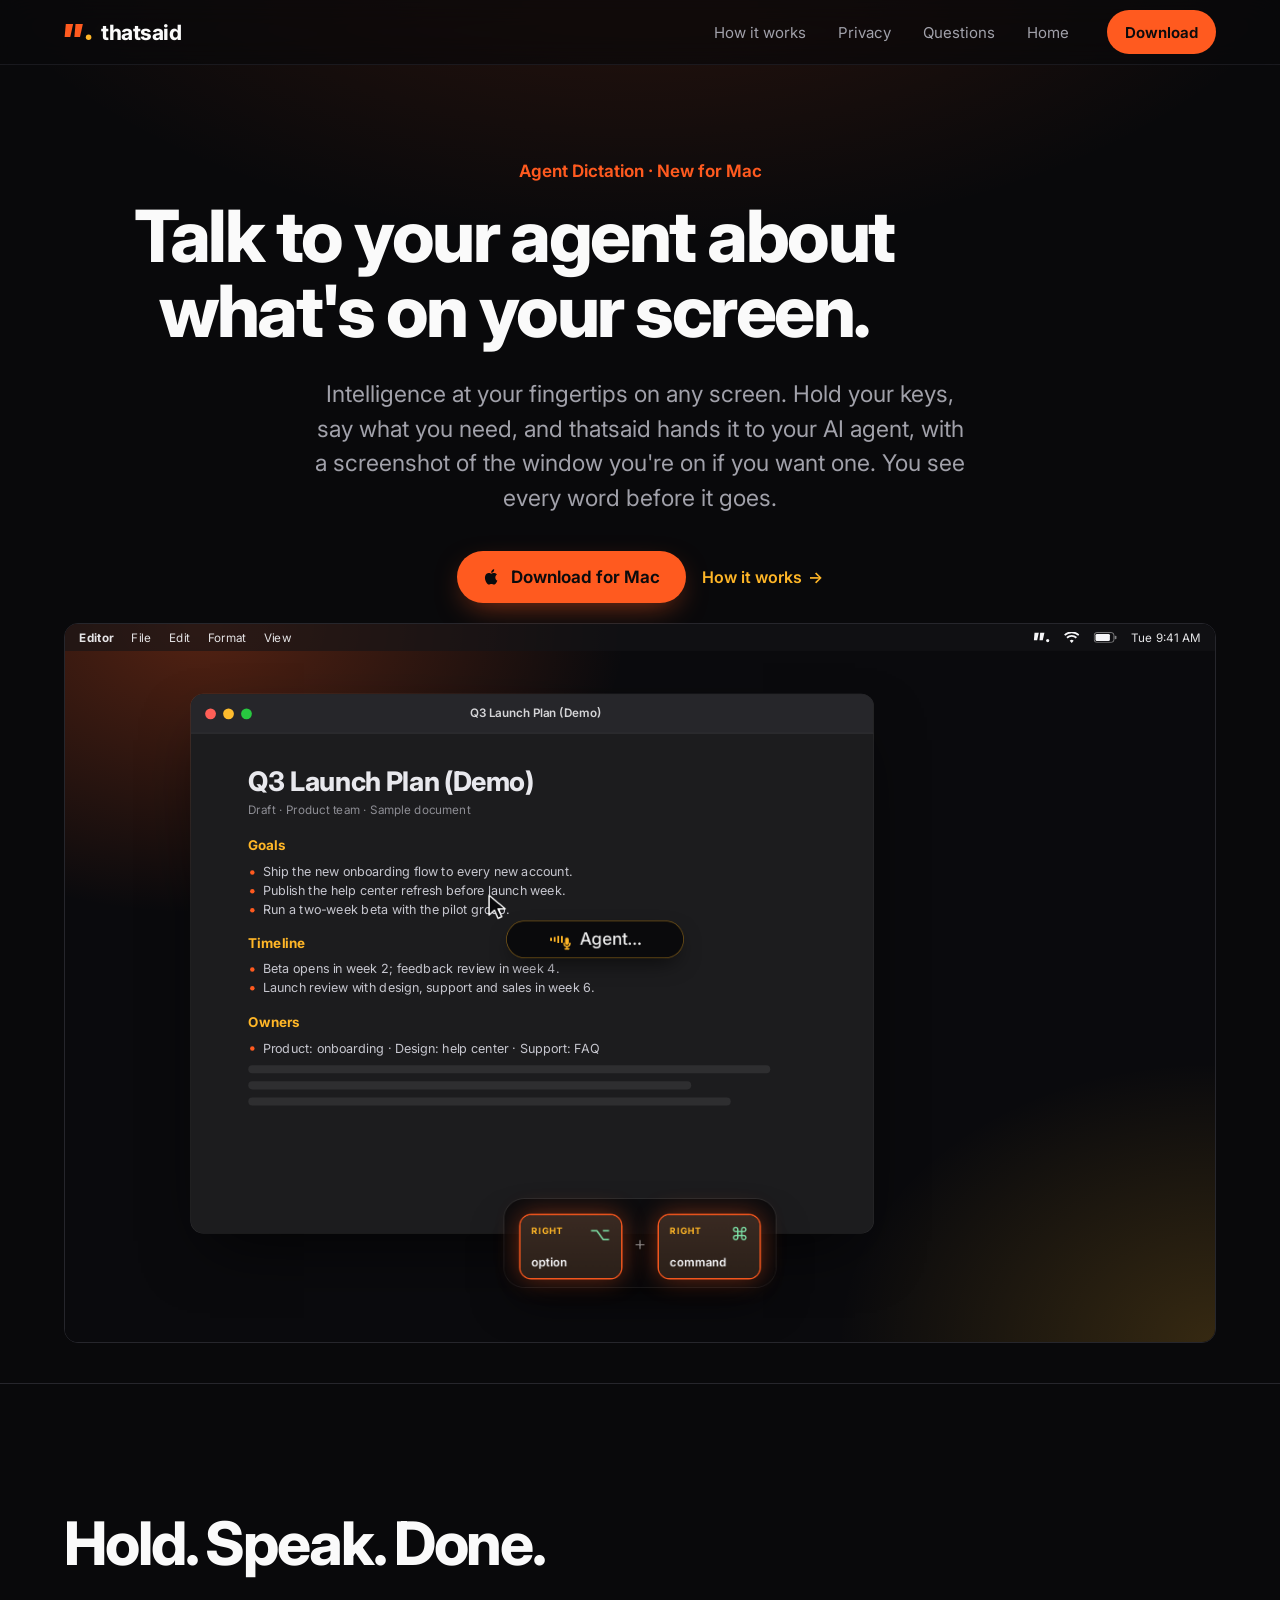
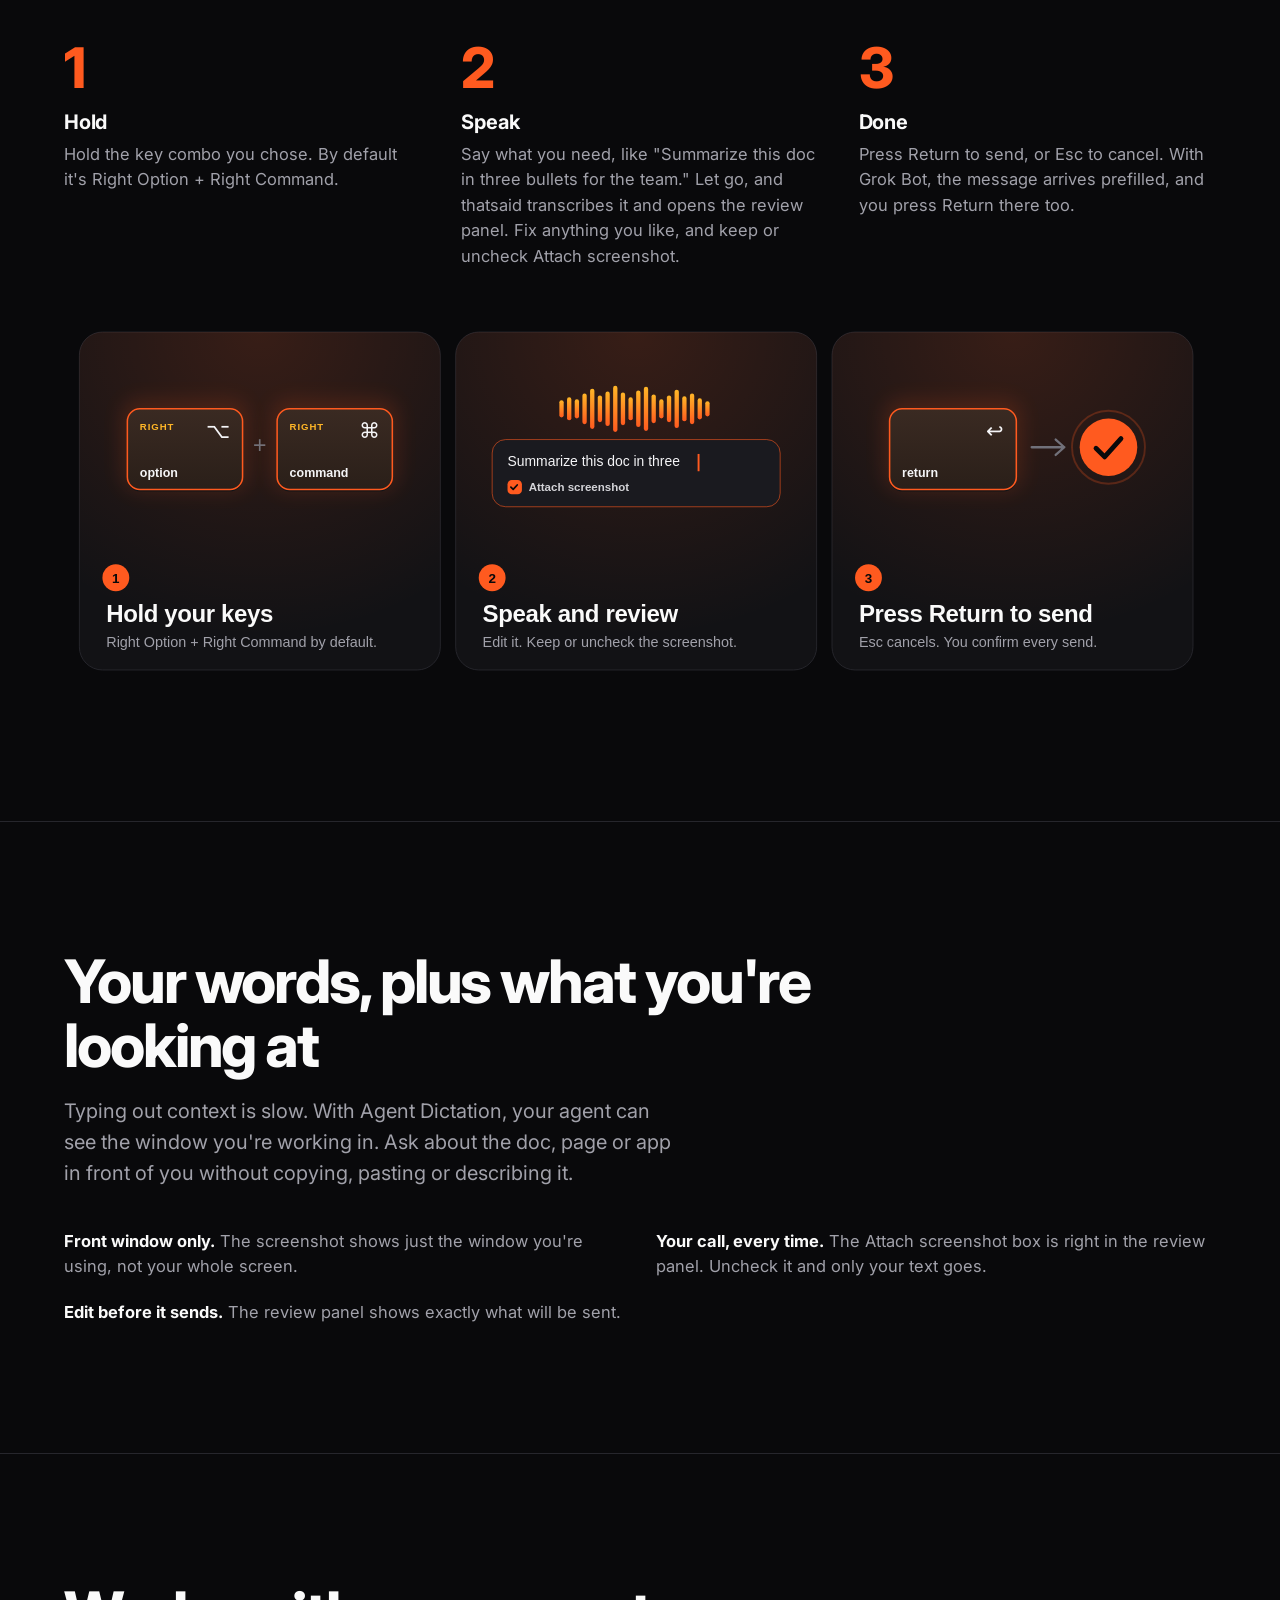
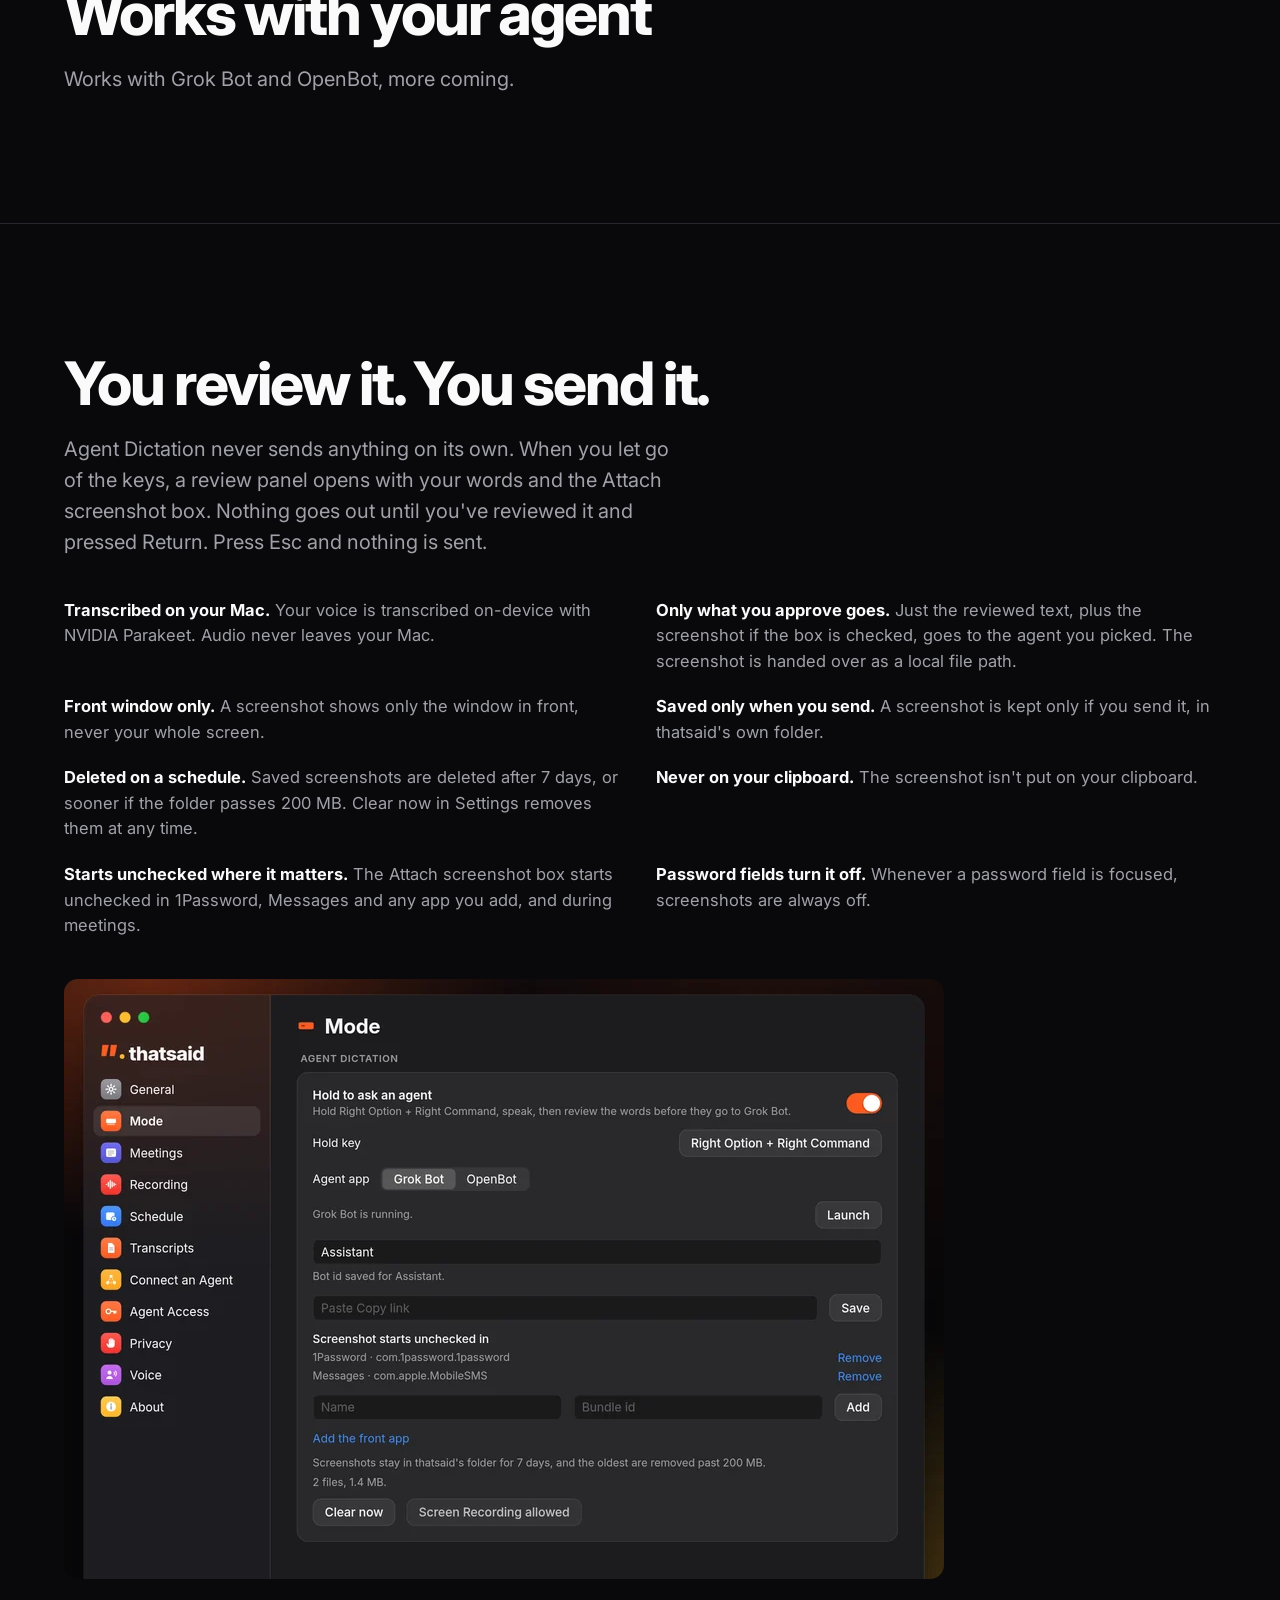
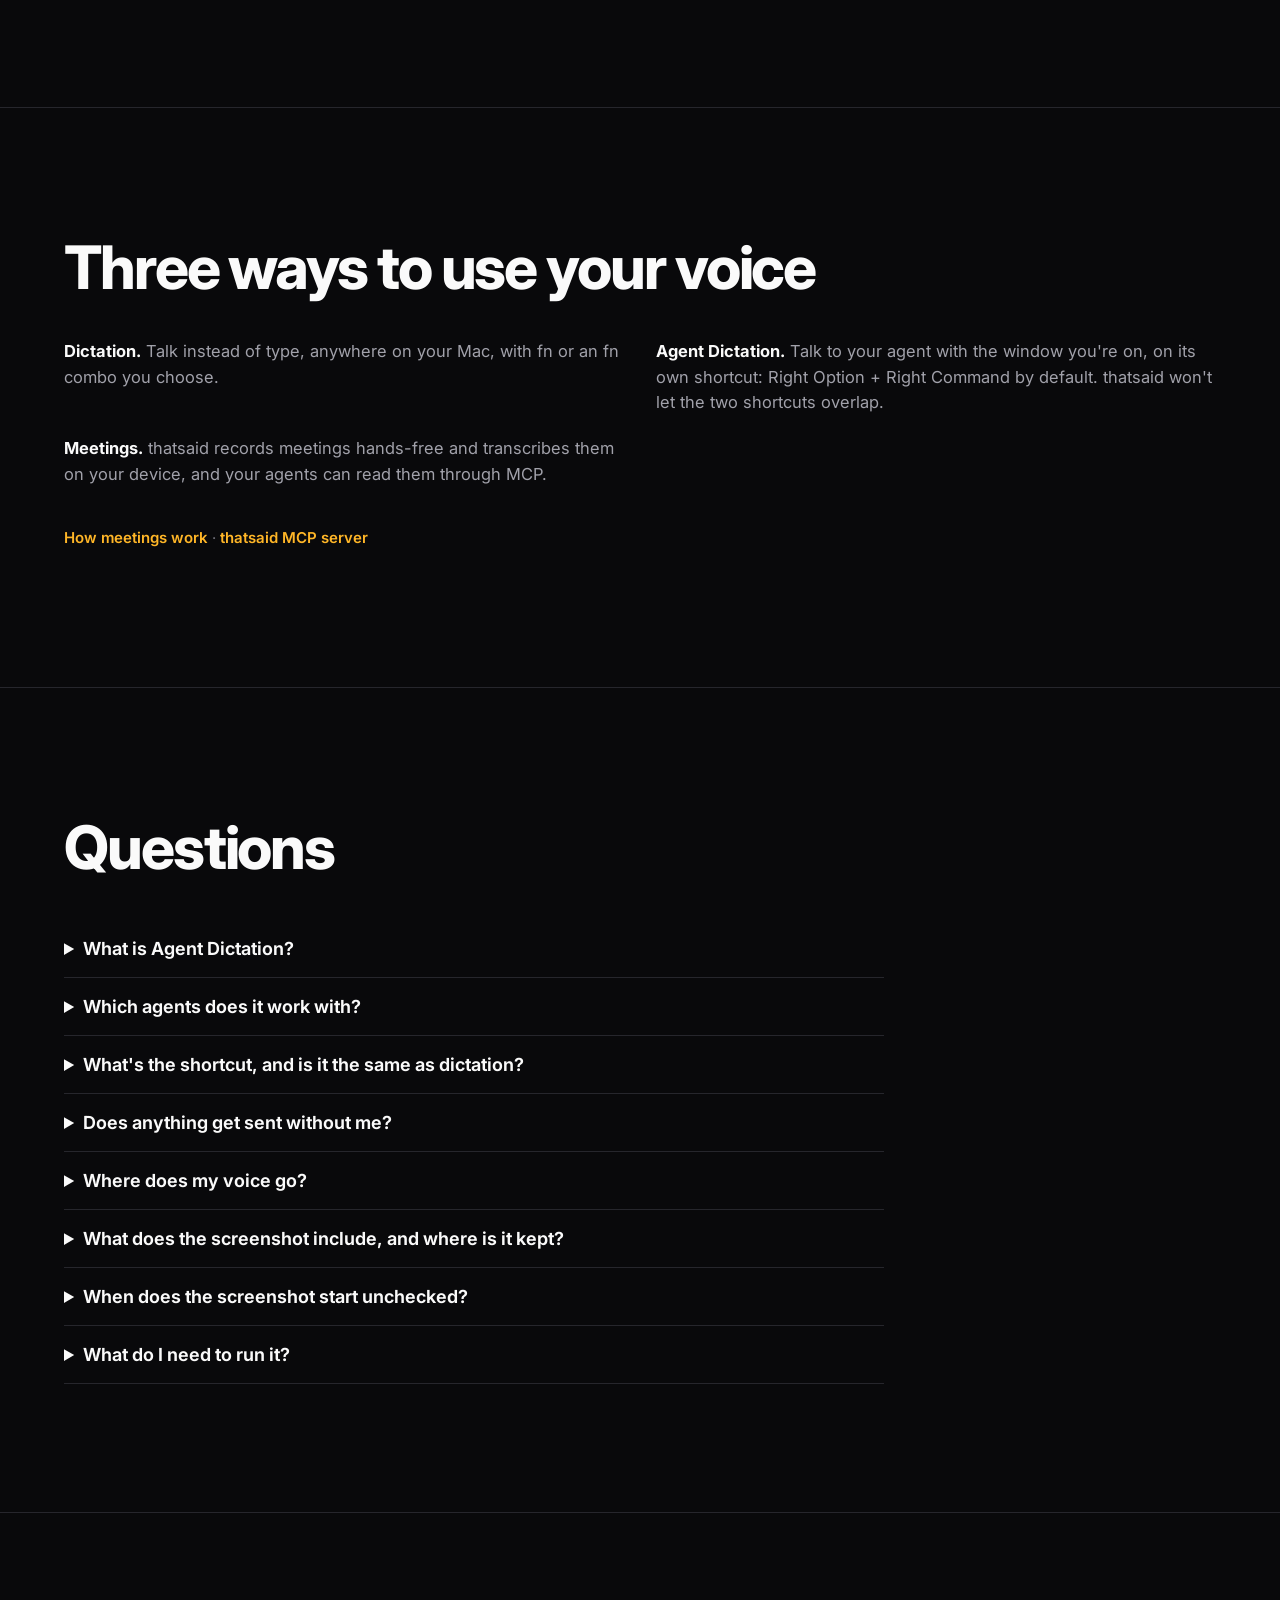
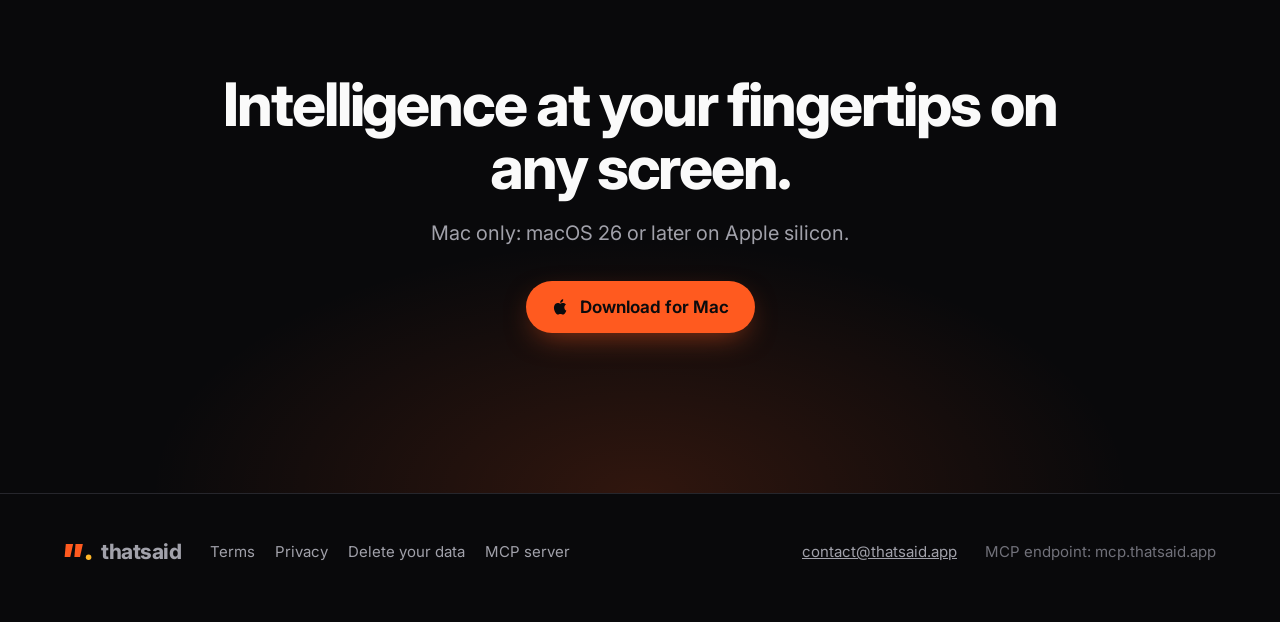
<file: agent-dictation/index.html>
<!doctype html><html lang="en"><head><meta charset="utf-8"><meta name="viewport" content="width=device-width,initial-scale=1,viewport-fit=cover">
<title>Agent Dictation for Mac: talk to your AI agent · thatsaid</title>
<meta name="description" content="Hold a key, say what you need, and send it to Grok Bot or OpenBot with a screenshot of the window you&#x27;re on. You review every message first. Mac only.">
<link rel="canonical" href="https://thatsaid.app/agent-dictation/">
<meta property="og:type" content="website"><meta property="og:site_name" content="thatsaid"><meta property="og:url" content="https://thatsaid.app/agent-dictation/"><meta property="og:title" content="Agent Dictation · Intelligence at your fingertips on any screen"><meta property="og:description" content="Talk to your AI agent about what&#x27;s on your Mac screen. Review, edit, then press Return. Nothing goes out until you confirm.">
<meta property="og:image" content="https://thatsaid.app/assets/agent-dictation/og-agent-dictation.png"><meta property="og:image:width" content="1200"><meta property="og:image:height" content="630"><meta property="og:image:alt" content="thatsaid Agent Dictation: Intelligence at your fingertips on any screen.">
<meta name="twitter:card" content="summary_large_image"><meta name="twitter:title" content="Agent Dictation · Intelligence at your fingertips on any screen"><meta name="twitter:description" content="Talk to your AI agent about what&#x27;s on your Mac screen. Review, edit, then press Return. Nothing goes out until you confirm."><meta name="twitter:image" content="https://thatsaid.app/assets/agent-dictation/og-agent-dictation.png">
<link rel="icon" href="/favicon.ico" sizes="48x48"><link rel="icon" href="/favicon.svg" type="image/svg+xml"><link rel="apple-touch-icon" href="/apple-touch-icon.png"><link rel="manifest" href="/site.webmanifest"><meta name="theme-color" content="#09090B"><meta name="color-scheme" content="dark">
<link rel="preload" href="/assets/inter-latin.woff2" as="font" type="font/woff2" crossorigin>
<link rel="stylesheet" href="/style.css">
<link rel="stylesheet" href="/assets/agent-dictation/flow.css">
<script type="application/ld+json">{
 "@context": "https://schema.org",
 "@graph": [
  {
   "@type": "WebPage",
   "@id": "https://thatsaid.app/agent-dictation/#page",
   "url": "https://thatsaid.app/agent-dictation/",
   "name": "Agent Dictation for Mac: talk to your AI agent",
   "isPartOf": {
    "@id": "https://thatsaid.app/#website"
   },
   "about": {
    "@id": "https://thatsaid.app/#app"
   },
   "breadcrumb": {
    "@type": "BreadcrumbList",
    "itemListElement": [
     {
      "@type": "ListItem",
      "position": 1,
      "name": "thatsaid",
      "item": "https://thatsaid.app/"
     },
     {
      "@type": "ListItem",
      "position": 2,
      "name": "Agent Dictation",
      "item": "https://thatsaid.app/agent-dictation/"
     }
    ]
   }
  },
  {
   "@type": "HowTo",
   "name": "Send a voice message to your AI agent with Agent Dictation",
   "step": [
    {
     "@type": "HowToStep",
     "position": 1,
     "name": "Hold",
     "text": "Hold Right Option + Right Command, or the combo you choose."
    },
    {
     "@type": "HowToStep",
     "position": 2,
     "name": "Speak",
     "text": "Say what you need, then let go. The review panel opens so you can edit the text and keep or uncheck the screenshot."
    },
    {
     "@type": "HowToStep",
     "position": 3,
     "name": "Done",
     "text": "Press Return to send it to your agent, or Esc to cancel."
    }
   ]
  },
  {
   "@type": "FAQPage",
   "mainEntity": [
    {
     "@type": "Question",
     "name": "What is Agent Dictation?",
     "acceptedAnswer": {
      "@type": "Answer",
      "text": "Agent Dictation lets you speak a request to your AI agent from anywhere on your Mac. Hold your key combo, talk, review the text in a panel, and press Return to send it, with or without a screenshot of the front window."
     }
    },
    {
     "@type": "Question",
     "name": "Which agents does it work with?",
     "acceptedAnswer": {
      "@type": "Answer",
      "text": "Grok Bot and OpenBot, more coming. With Grok Bot, the message arrives prefilled and you press Return there to send it. With OpenBot, it goes straight into that agent's queue with no second Return; you turn on OpenBot's Local scripts for that agent once first."
     }
    },
    {
     "@type": "Question",
     "name": "What's the shortcut, and is it the same as dictation?",
     "acceptedAnswer": {
      "@type": "Answer",
      "text": "Agent Dictation defaults to Right Option + Right Command, and you can choose your own combo. Regular dictation uses fn or an fn combo. They're separate shortcuts, and thatsaid won't let them overlap."
     }
    },
    {
     "@type": "Question",
     "name": "Does anything get sent without me?",
     "acceptedAnswer": {
      "@type": "Answer",
      "text": "No. When you let go of the keys, thatsaid transcribes what you said and opens a review panel. You can edit the text and keep or uncheck the screenshot. Press Return to send or Esc to cancel. Nothing goes out until you confirm."
     }
    },
    {
     "@type": "Question",
     "name": "Where does my voice go?",
     "acceptedAnswer": {
      "@type": "Answer",
      "text": "It stays on your Mac. Transcription happens on-device with NVIDIA Parakeet, and audio never leaves your Mac. Only the reviewed text and, if the box is checked, the screenshot go to the agent you picked. The screenshot goes as a local file path."
     }
    },
    {
     "@type": "Question",
     "name": "What does the screenshot include, and where is it kept?",
     "acceptedAnswer": {
      "@type": "Answer",
      "text": "Only the front window. It's saved only when you send, in thatsaid's own folder, and deleted after 7 days, or sooner if the folder passes 200 MB. You can clear it any time with Clear now in Settings. It's never put on your clipboard."
     }
    },
    {
     "@type": "Question",
     "name": "When does the screenshot start unchecked?",
     "acceptedAnswer": {
      "@type": "Answer",
      "text": "The Attach screenshot box starts unchecked in apps like 1Password and Messages, in any app you add, and during meetings. Screenshots are always off when a password field is focused."
     }
    },
    {
     "@type": "Question",
     "name": "What do I need to run it?",
     "acceptedAnswer": {
      "@type": "Answer",
      "text": "A Mac with Apple silicon running macOS 26 or later. Agent Dictation isn't on iPhone or Apple Watch."
     }
    }
   ]
  },
  {
   "@type": "SoftwareApplication",
   "@id": "https://thatsaid.app/#app",
   "name": "thatsaid",
   "applicationCategory": "ProductivityApplication",
   "operatingSystem": "macOS 26 or later",
   "processorRequirements": "Apple silicon",
   "url": "https://thatsaid.app/",
   "downloadUrl": "https://github.com/saxxonm/thatsaid-releases/releases/latest/download/thatsaid.dmg",
   "softwareVersion": "2.0.11",
   "description": "Dictation in any Mac app, Agent Dictation that sends your words and an optional front-window screenshot to your AI agent after you review them, and hands-free meeting memory. Speech is transcribed on your Mac.",
   "featureList": [
    "Dictation in any app on your Mac, transcribed on-device",
    "Agent Dictation to Grok Bot and OpenBot with an optional front-window screenshot",
    "Review and edit before anything is sent",
    "Hands-free meeting recording with on-device transcription",
    "Read-only MCP access for your agents"
   ],
   "image": "https://thatsaid.app/og.png",
   "publisher": {
    "@type": "Organization",
    "name": "thatsaid",
    "url": "https://thatsaid.app/"
   }
  }
 ]
}</script>
<script>document.documentElement.classList.add('js')</script></head>
<body id="top" class="adpage"><a class="skip" href="#main">Skip to content</a>
<header class="nav"><div class="wrap navrow"><a class="logo" href="/" aria-label="thatsaid home"><svg aria-hidden="true" focusable="false" width="28" height="28" xmlns="http://www.w3.org/2000/svg" viewBox="100 24 880 880"><g fill="#FF5A1F"><polygon points="156,210 387,210 297,618 120,618"/><polygon points="462,210 693,210 603,618 426,618"/></g><circle cx="873" cy="630" r="87" fill="#FFB627"/></svg><span>thatsaid</span></a><nav aria-label="Primary"><ul><li><a href="#how-it-works">How it works</a></li><li><a href="#privacy">Privacy</a></li><li><a href="#faq">Questions</a></li><li><a href="/">Home</a></li></ul></nav><a class="btn sm" href="#download">Download</a></div></header>
<main id="main">
<section class="hero"><div class="wrap">
<p class="eyebrow">Agent Dictation · New for Mac</p>
<h1>Talk to your agent about what's on your screen.</h1>
<p class="lead">Intelligence at your fingertips on any screen. Hold your keys, say what you need, and thatsaid hands it to your AI agent, with a screenshot of the window you're on if you want one. You see every word before it goes.</p>
<div class="ctas"><a class="btn" href="https://github.com/saxxonm/thatsaid-releases/releases/latest/download/thatsaid.dmg"><svg aria-hidden="true" width="18" height="18" viewBox="0 0 24 24" fill="currentColor"><path d="M16.4 12.6c0-2.6 2.1-3.8 2.2-3.9-1.2-1.8-3.1-2-3.7-2-1.6-.2-3.1.9-3.9.9-.8 0-2-.9-3.4-.9-1.7 0-3.3 1-4.2 2.6-1.8 3.1-.5 7.7 1.3 10.2.9 1.2 1.9 2.6 3.2 2.6 1.3-.1 1.8-.8 3.3-.8 1.6 0 2 .8 3.4.8 1.4 0 2.3-1.3 3.1-2.5 1-1.4 1.4-2.8 1.4-2.9-.1 0-2.7-1-2.7-4.1zM13.9 4.9c.7-.8 1.2-2 1-3.2-1 0-2.3.7-3 1.5-.7.8-1.2 2-1.1 3.1 1.2.1 2.4-.6 3.1-1.4z"/></svg>Download for Mac</a><a class="tlink" href="#how-it-works">How it works <span aria-hidden="true">→</span></a></div>
<div class="adstage" id="adstage" role="img" aria-label="Animation: holding Right Option + Right Command over a demo document, saying &#x27;Summarize this doc in three bullets for the team&#x27;, letting go, editing the text in the review panel with Attach screenshot checked, and pressing Return to send it to Grok Bot.">
<div class="ad-flow" data-ad-flow>
 <picture class="adf-poster"><source media="(max-width:600px)" srcset="/assets/agent-dictation/flow-poster-sm.webp"><img src="/assets/agent-dictation/flow-poster.webp" width="1280" height="800" alt="" loading="lazy" decoding="async"></picture>
 <div class="adf-scene" aria-hidden="true">
  <div class="adf-wall"></div>
  <div class="adf-menubar"><b>Editor</b><span>File</span><span>Edit</span><span>Format</span><span>View</span>
   <span class="adf-r"><svg width="18" height="18" viewBox="100 24 880 880"><g fill="#F5F5F7"><polygon points="156,210 387,210 297,618 120,618"/><polygon points="462,210 693,210 603,618 426,618"/></g><circle cx="873" cy="630" r="87" fill="#F5F5F7"/></svg><svg width="17" height="13" viewBox="0 0 17 13"><path d="M8.5 12.2l2.2-2.6a3.2 3.2 0 00-4.4 0zM3.9 7.1a6.7 6.7 0 019.2 0l1.3-1.5a8.7 8.7 0 00-11.8 0zM1.3 4.1a10.6 10.6 0 0114.4 0L17 2.6a12.6 12.6 0 00-17 0z" fill="#F5F5F7"/></svg><svg width="26" height="12" viewBox="0 0 26 12"><rect x=".5" y=".5" width="22" height="11" rx="3" fill="none" stroke="#F5F5F7" opacity=".5"/><rect x="2" y="2" width="16" height="8" rx="1.6" fill="#F5F5F7"/><rect x="23.5" y="4" width="1.8" height="4" rx=".9" fill="#F5F5F7" opacity=".5"/></svg><span>Tue 9:41 AM</span></span></div>
  <div class="adf-win adf-doc" data-adf-doc>
   <div class="adf-tb"><i></i><i></i><i></i><span>Q3 Launch Plan (Demo)</span></div>
   <div class="adf-page">
    <div class="adf-h1">Q3 Launch Plan (Demo)</div><div class="adf-sub">Draft · Product team · Sample document</div>
    <div class="adf-h2">Goals</div><div class="adf-li">Ship the new onboarding flow to every new account.</div><div class="adf-li">Publish the help center refresh before launch week.</div><div class="adf-li">Run a two-week beta with the pilot group.</div>
    <div class="adf-h2">Timeline</div><div class="adf-li">Beta opens in week 2; feedback review in week 4.</div><div class="adf-li">Launch review with design, support and sales in week 6.</div>
    <div class="adf-h2">Owners</div><div class="adf-li">Product: onboarding · Design: help center · Support: FAQ</div>
    <div class="adf-bar" style="width:92%"></div><div class="adf-bar" style="width:78%"></div><div class="adf-bar" style="width:85%"></div>
   </div>
  </div>
  <div class="adf-win adf-gb" data-a="gb">
   <div class="adf-tb"><i></i><i></i><i></i><span><span class="adf-bm">G</span>Grok Bot · Assistant</span></div>
   <div class="adf-thread">
    <div class="adf-msg" data-a="msg">Summarize this doc in three bullets for the team.<span class="adf-path">Screenshot: ~/…/AgentScreenshots/7c1e4b2a.png</span></div>
    <div class="adf-typing" data-a="typing"><i></i><i></i><i></i></div>
   </div>
   <div class="adf-comp" data-a="comp"><span data-a="cfill">Summarize this doc in three bullets for the team.<span class="adf-path">Screenshot: ~/…/AgentScreenshots/7c1e4b2a.png</span></span><span class="adf-ph2" data-a="cph">Message Assistant</span></div>
  </div>
  <svg class="adf-cursor" data-a="cursor" viewBox="0 0 22 30"><path d="M2 2v22l6-5.5 4 9 4-1.8-4-8.7h8z" fill="#09090B" stroke="#fff" stroke-width="1.6" stroke-linejoin="round"/></svg>
  <div class="adf-chip" data-a="chip">
   <svg data-a="icHold" viewBox="0 0 26 26"><g fill="#FFB627"><rect class="adf-b" x="2" y="9" width="2" height="8" rx="1"/><rect class="adf-b" x="6" y="5" width="2" height="16" rx="1"/><rect class="adf-b" x="10" y="2" width="2" height="22" rx="1"/><rect class="adf-b" x="14" y="7" width="2" height="12" rx="1"/></g><g fill="none" stroke="#FFB627" stroke-width="1.6" stroke-linecap="round"><rect x="18.6" y="11" width="4.2" height="8" rx="2.1" fill="#FFB627" stroke="none"/><path d="M17.4 17.4a3.3 3.3 0 006.6 0M20.7 21v2.6M18.6 23.6h4.2"/></g></svg>
   <svg data-a="icTx" viewBox="0 0 26 26"><path d="M5 5h16a2 2 0 012 2v9a2 2 0 01-2 2h-9l-5 4v-4H5a2 2 0 01-2-2V7a2 2 0 012-2z" fill="none" stroke="#FFB627" stroke-width="1.8" stroke-linejoin="round"/><circle cx="8.5" cy="11.5" r="1.3" fill="#FFB627"/><circle cx="13" cy="11.5" r="1.3" fill="#FFB627"/><circle cx="17.5" cy="11.5" r="1.3" fill="#FFB627"/></svg>
   <span data-a="chipLbl">Agent…</span>
  </div>
  <div class="adf-panel" data-a="panel">
   <div class="adf-ptb"><i></i><i></i><i></i><span>thatsaid</span></div>
   <div class="adf-pb">
    <div class="adf-ph">Send to Grok Bot · Assistant</div>
    <div class="adf-te"><span>Summarize this doc in </span><span data-a="t2">3</span><span class="adf-caret" data-a="caret"></span><span> bullets for the team.</span></div>
    <div class="adf-thumb adf-pthumb" data-adf-clone></div>
    <div class="adf-chk"><span class="bx"><svg width="10" height="10" viewBox="0 0 10 10"><path d="M2 5.2l2 2 4-4.6" stroke="#fff" stroke-width="1.7" fill="none" stroke-linecap="round" stroke-linejoin="round"/></svg></span>Attach screenshot</div>
    <div class="adf-btns"><span class="adf-cancel">Cancel</span><span class="adf-send" data-a="send">Send</span></div>
    <div class="adf-hint">Return sends. Esc cancels.</div>
   </div>
  </div>
  <div class="adf-keys" data-a="keys">
   <div class="adf-key" data-a="k1"><span class="s">Right</span><span class="g">⌥</span><span class="n">option</span></div><span class="adf-plus" data-a="plus">+</span><div class="adf-key" data-a="k2"><span class="s">Right</span><span class="g">⌘</span><span class="n">command</span></div>
   <div class="adf-key adf-ret" data-a="kr"><span class="g">↩</span><span class="n">return</span></div>
  </div>
 </div>
</div>
</div>
</div></section>

<section id="how-it-works"><div class="wrap"><h2>Hold. Speak. Done.</h2>
<ol class="steps"><li><b>1</b><h3>Hold</h3><p>Hold the key combo you chose. By default it's Right Option + Right Command.</p></li><li><b>2</b><h3>Speak</h3><p>Say what you need, like "Summarize this doc in three bullets for the team." Let go, and thatsaid transcribes it and opens the review panel. Fix anything you like, and keep or uncheck Attach screenshot.</p></li><li><b>3</b><h3>Done</h3><p>Press Return to send, or Esc to cancel. With Grok Bot, the message arrives prefilled, and you press Return there too.</p></li></ol>
<picture class="adsteps-pic" aria-hidden="true"><source media="(max-width:600px)" srcset="/assets/agent-dictation/steps-mobile.svg" width="600" height="1080"><img class="adsteps-img" src="/assets/agent-dictation/steps.svg" width="1200" height="400" alt="" aria-hidden="true" loading="lazy" decoding="async"></picture>
</div></section>

<section id="context"><div class="wrap"><h2>Your words, plus what you're looking at</h2><p class="sub">Typing out context is slow. With Agent Dictation, your agent can see the window you're working in. Ask about the doc, page or app in front of you without copying, pasting or describing it.</p>
<ul class="adlist"><li><b>Front window only.</b> The screenshot shows just the window you're using, not your whole screen.</li><li><b>Your call, every time.</b> The Attach screenshot box is right in the review panel. Uncheck it and only your text goes.</li><li><b>Edit before it sends.</b> The review panel shows exactly what will be sent.</li></ul></div></section>

<section id="agents"><div class="wrap"><h2>Works with your agent</h2><p class="sub">Works with Grok Bot and OpenBot, more coming.</p></div></section>

<section id="privacy"><div class="wrap"><h2>You review it. You send it.</h2><p class="sub">Agent Dictation never sends anything on its own. When you let go of the keys, a review panel opens with your words and the Attach screenshot box. Nothing goes out until you've reviewed it and pressed Return. Press Esc and nothing is sent.</p>
<ul class="adlist"><li><b>Transcribed on your Mac.</b> Your voice is transcribed on-device with NVIDIA Parakeet. Audio never leaves your Mac.</li><li><b>Only what you approve goes.</b> Just the reviewed text, plus the screenshot if the box is checked, goes to the agent you picked. The screenshot is handed over as a local file path.</li><li><b>Front window only.</b> A screenshot shows only the window in front, never your whole screen.</li><li><b>Saved only when you send.</b> A screenshot is kept only if you send it, in thatsaid's own folder.</li><li><b>Deleted on a schedule.</b> Saved screenshots are deleted after 7 days, or sooner if the folder passes 200 MB. Clear now in Settings removes them at any time.</li><li><b>Never on your clipboard.</b> The screenshot isn't put on your clipboard.</li><li><b>Starts unchecked where it matters.</b> The Attach screenshot box starts unchecked in 1Password, Messages and any app you add, and during meetings.</li><li><b>Password fields turn it off.</b> Whenever a password field is focused, screenshots are always off.</li></ul>
<img class="adset" src="/assets/agent-dictation/settings.webp" srcset="/assets/agent-dictation/settings.webp 1x, /assets/agent-dictation/settings@2x.webp 2x" width="880" height="600" alt="thatsaid Agent Dictation settings: key combo set to Right Option + Right Command, Grok Bot selected as the agent, apps where the screenshot starts unchecked, and a Clear now button for saved screenshots." loading="lazy" decoding="async">
</div></section>

<section id="three"><div class="wrap"><h2>Three ways to use your voice</h2>
<ul class="adlist"><li><b>Dictation.</b> Talk instead of type, anywhere on your Mac, with fn or an fn combo you choose.</li><li><b>Agent Dictation.</b> Talk to your agent with the window you're on, on its own shortcut: Right Option + Right Command by default. thatsaid won't let the two shortcuts overlap.</li><li><b>Meetings.</b> thatsaid records meetings hands-free and transcribes them on your device, and your agents can read them through MCP.</li></ul>
<p class="adfine"><a class="tlink" href="/#how">How meetings work</a> · <a class="tlink" href="/mcp/">thatsaid MCP server</a></p></div></section>

<section id="faq"><div class="wrap"><h2>Questions</h2><div class="adfaq"><details><summary>What is Agent Dictation?</summary><p>Agent Dictation lets you speak a request to your AI agent from anywhere on your Mac. Hold your key combo, talk, review the text in a panel, and press Return to send it, with or without a screenshot of the front window.</p></details><details><summary>Which agents does it work with?</summary><p>Grok Bot and OpenBot, more coming. With Grok Bot, the message arrives prefilled and you press Return there to send it. With OpenBot, it goes straight into that agent's queue with no second Return; you turn on OpenBot's Local scripts for that agent once first.</p></details><details><summary>What's the shortcut, and is it the same as dictation?</summary><p>Agent Dictation defaults to Right Option + Right Command, and you can choose your own combo. Regular dictation uses fn or an fn combo. They're separate shortcuts, and thatsaid won't let them overlap.</p></details><details><summary>Does anything get sent without me?</summary><p>No. When you let go of the keys, thatsaid transcribes what you said and opens a review panel. You can edit the text and keep or uncheck the screenshot. Press Return to send or Esc to cancel. Nothing goes out until you confirm.</p></details><details><summary>Where does my voice go?</summary><p>It stays on your Mac. Transcription happens on-device with NVIDIA Parakeet, and audio never leaves your Mac. Only the reviewed text and, if the box is checked, the screenshot go to the agent you picked. The screenshot goes as a local file path.</p></details><details><summary>What does the screenshot include, and where is it kept?</summary><p>Only the front window. It's saved only when you send, in thatsaid's own folder, and deleted after 7 days, or sooner if the folder passes 200 MB. You can clear it any time with Clear now in Settings. It's never put on your clipboard.</p></details><details><summary>When does the screenshot start unchecked?</summary><p>The Attach screenshot box starts unchecked in apps like 1Password and Messages, in any app you add, and during meetings. Screenshots are always off when a password field is focused.</p></details><details><summary>What do I need to run it?</summary><p>A Mac with Apple silicon running macOS 26 or later. Agent Dictation isn't on iPhone or Apple Watch.</p></details></div></div></section>

<section id="download" class="dl"><div class="wrap"><h2>Intelligence at your fingertips on any screen.</h2><p class="sub">Mac only: macOS 26 or later on Apple silicon.</p>
<div class="ctas"><a class="btn" href="https://github.com/saxxonm/thatsaid-releases/releases/latest/download/thatsaid.dmg"><svg aria-hidden="true" width="18" height="18" viewBox="0 0 24 24" fill="currentColor"><path d="M16.4 12.6c0-2.6 2.1-3.8 2.2-3.9-1.2-1.8-3.1-2-3.7-2-1.6-.2-3.1.9-3.9.9-.8 0-2-.9-3.4-.9-1.7 0-3.3 1-4.2 2.6-1.8 3.1-.5 7.7 1.3 10.2.9 1.2 1.9 2.6 3.2 2.6 1.3-.1 1.8-.8 3.3-.8 1.6 0 2 .8 3.4.8 1.4 0 2.3-1.3 3.1-2.5 1-1.4 1.4-2.8 1.4-2.9-.1 0-2.7-1-2.7-4.1zM13.9 4.9c.7-.8 1.2-2 1-3.2-1 0-2.3.7-3 1.5-.7.8-1.2 2-1.1 3.1 1.2.1 2.4-.6 3.1-1.4z"/></svg>Download for Mac</a></div></div></section>
</main>
<footer><div class="wrap frow"><a class="logo" href="/" aria-label="thatsaid home"><svg aria-hidden="true" focusable="false" width="28" height="28" xmlns="http://www.w3.org/2000/svg" viewBox="100 24 880 880"><g fill="#FF5A1F"><polygon points="156,210 387,210 297,618 120,618"/><polygon points="462,210 693,210 603,618 426,618"/></g><circle cx="873" cy="630" r="87" fill="#FFB627"/></svg><span>thatsaid</span></a><nav aria-label="Legal" style="display:flex;gap:20px;flex-wrap:wrap"><a href="/terms/" style="text-decoration:none">Terms</a><a href="/privacy/" style="text-decoration:none">Privacy</a><a href="/help/delete-data/" style="text-decoration:none">Delete your data</a><a href="/mcp/" style="text-decoration:none">MCP server</a></nav><a href="mailto:contact@thatsaid.app">contact@thatsaid.app</a><span class="mut">MCP endpoint: mcp.thatsaid.app</span></div></footer>
<script src="/assets/agent-dictation/flow.js" defer></script>
</body></html>
</file>
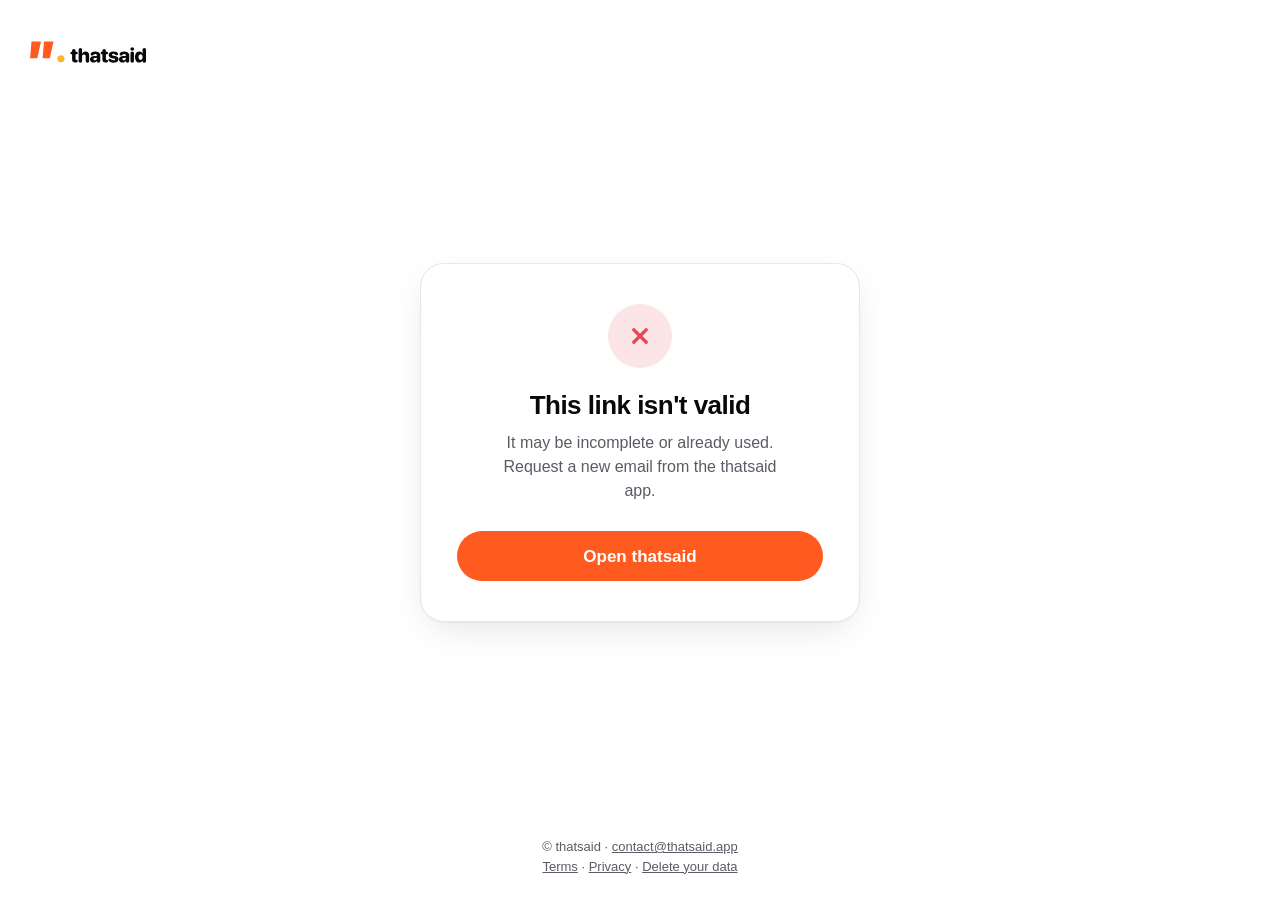
<file: confirm/index.html>
<!doctype html><html lang="en"><head><meta charset="utf-8"><meta name="viewport" content="width=device-width,initial-scale=1,viewport-fit=cover"><meta name="referrer" content="no-referrer"><meta name="robots" content="noindex">
<meta name="theme-color" content="#ffffff" media="(prefers-color-scheme: light)"><meta name="theme-color" content="#09090B" media="(prefers-color-scheme: dark)">
<title>thatsaid</title><link rel="icon" href="/favicon.svg" type="image/svg+xml"><link rel="stylesheet" href="/auth.css"></head>
<body data-mode="confirm">
<header><a href="/"><picture><source srcset="/lockup-dark.svg" media="(prefers-color-scheme: dark)"><img src="/lockup-light.svg" alt="thatsaid"></picture></a></header>
<main><section class="card" aria-live="polite"><div id="icon" class="icon wait"><div class="spin"></div></div><h1 id="t">Verifying your email…</h1><p id="m">One moment.</p><div id="x"></div></section></main>
<footer>© thatsaid · <a href="mailto:contact@thatsaid.app">contact@thatsaid.app</a><br><a href="/terms/">Terms</a> · <a href="/privacy/">Privacy</a> · <a href="/help/delete-data/">Delete your data</a></footer>
<script src="/auth.js" defer></script></body></html>
</file>
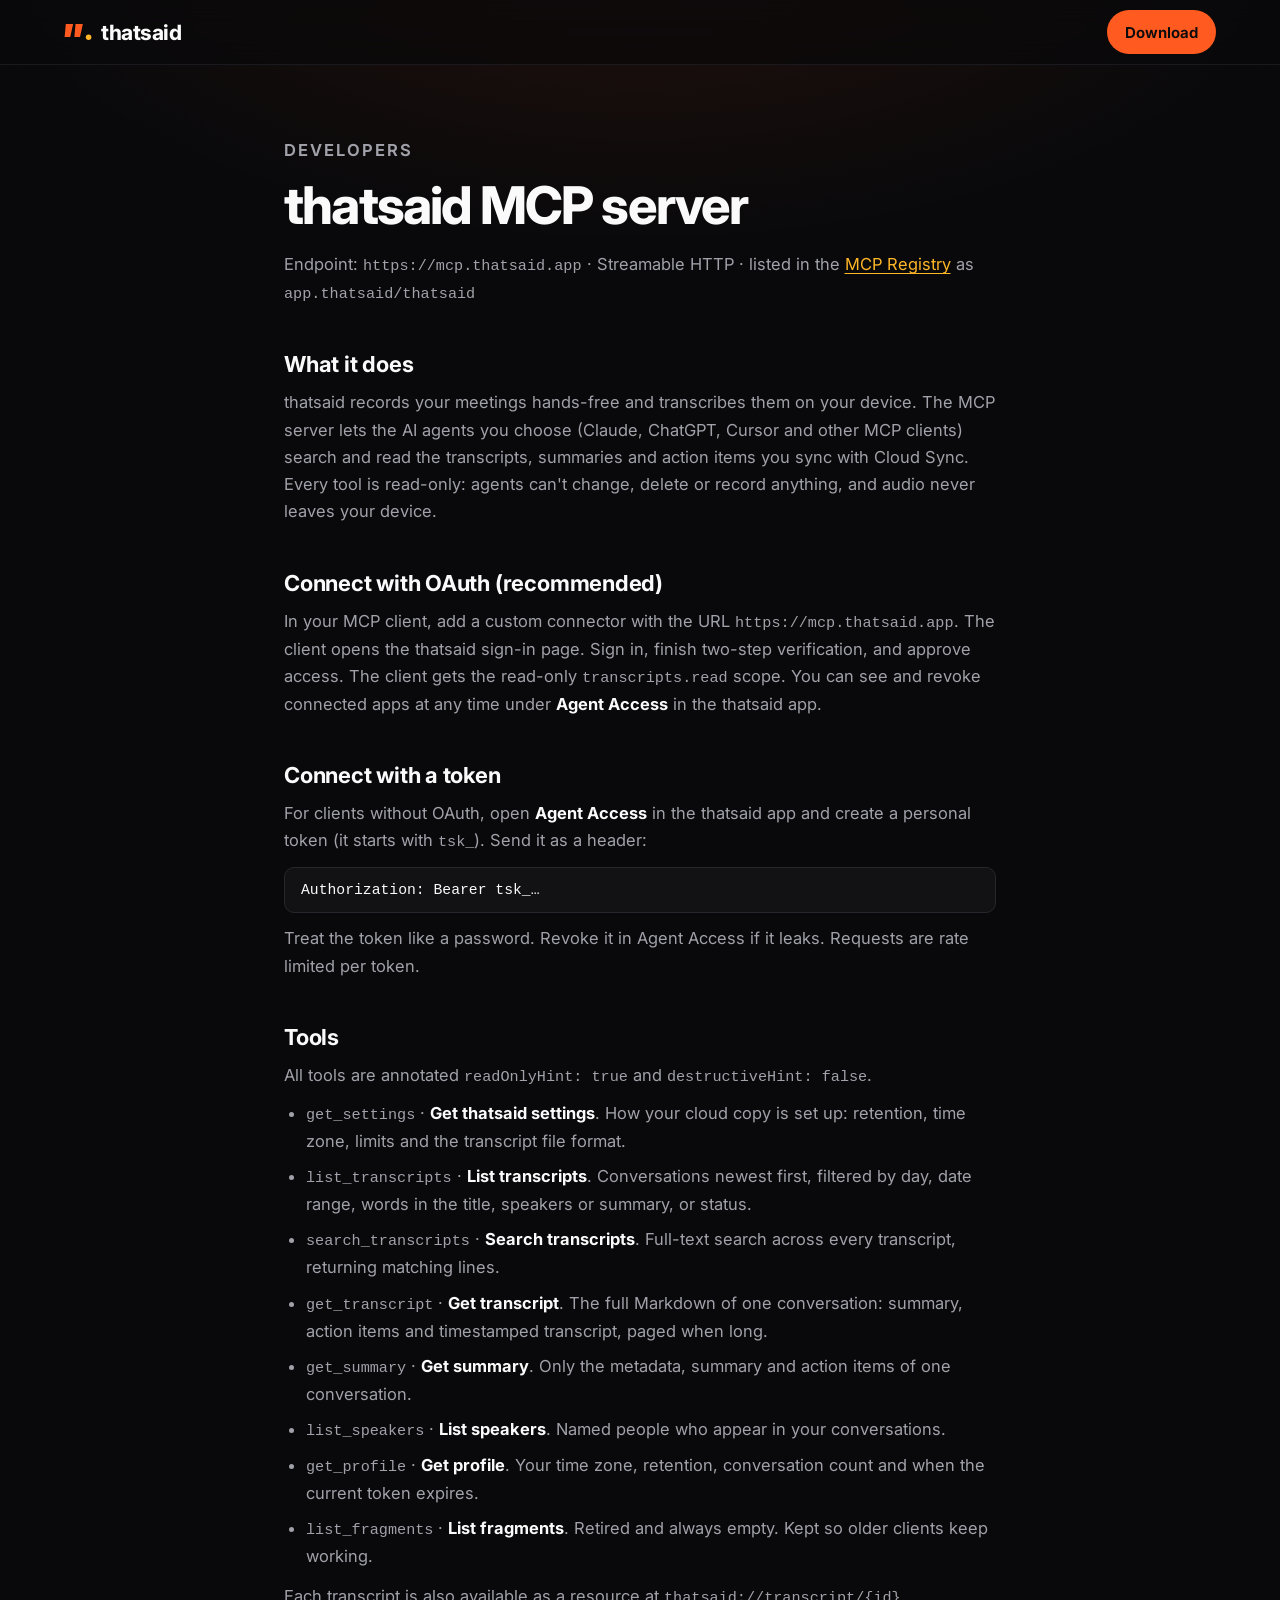
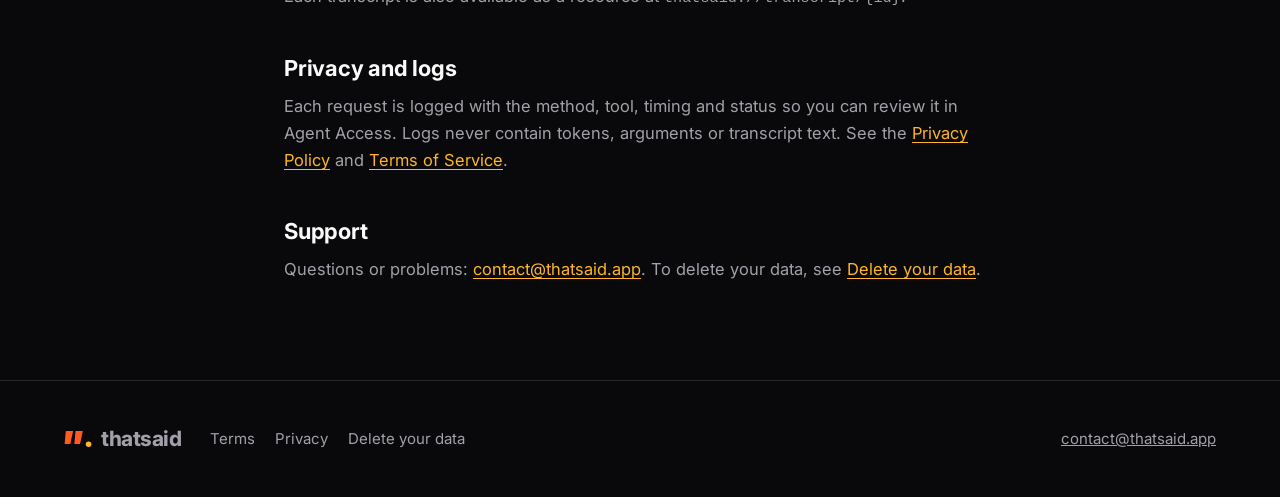
<file: mcp/index.html>
<!doctype html><html lang="en"><head><meta charset="utf-8"><meta name="viewport" content="width=device-width,initial-scale=1,viewport-fit=cover">
<title>MCP server · thatsaid</title><meta name="description" content="Connect AI agents to your thatsaid transcripts through the read-only thatsaid MCP server."><link rel="canonical" href="https://thatsaid.app/mcp/">
<link rel="icon" href="/favicon.ico" sizes="48x48"><link rel="icon" href="/favicon.svg" type="image/svg+xml"><link rel="apple-touch-icon" href="/apple-touch-icon.png"><meta name="theme-color" content="#09090B"><meta name="color-scheme" content="dark">
<link rel="stylesheet" href="/legal.css"><style>.doc pre{background:#121215;border:1px solid #26262C;border-radius:10px;padding:14px 16px;overflow-x:auto;margin:12px 0}.doc code{font-family:ui-monospace,SFMono-Regular,"SF Mono",Menlo,monospace;font-size:.92em}</style></head>
<body><a class="skip" href="#main">Skip to content</a>
<header class="nav"><div class="wrap navrow"><a class="logo" href="/" aria-label="thatsaid home"><svg aria-hidden="true" focusable="false" width="28" height="28" xmlns="http://www.w3.org/2000/svg" viewBox="100 24 880 880"><g fill="#FF5A1F"><polygon points="156,210 387,210 297,618 120,618"/><polygon points="462,210 693,210 603,618 426,618"/></g><circle cx="873" cy="630" r="87" fill="#FFB627"/></svg><span>thatsaid</span></a><a class="btn sm" href="/#download">Download</a></div></header>
<main id="main" class="wrap doc">
<p class="lbl">Developers</p><h1>thatsaid MCP server</h1>
<p class="meta">Endpoint: <code>https://mcp.thatsaid.app</code> · Streamable HTTP · listed in the <a href="https://registry.modelcontextprotocol.io/v0/servers?search=app.thatsaid">MCP Registry</a> as <code>app.thatsaid/thatsaid</code></p>
<h2>What it does</h2><p>thatsaid records your meetings hands-free and transcribes them on your device. The MCP server lets the AI agents you choose (Claude, ChatGPT, Cursor and other MCP clients) search and read the transcripts, summaries and action items you sync with Cloud Sync. Every tool is read-only: agents can't change, delete or record anything, and audio never leaves your device.</p>
<h2>Connect with OAuth (recommended)</h2><p>In your MCP client, add a custom connector with the URL <code>https://mcp.thatsaid.app</code>. The client opens the thatsaid sign-in page. Sign in, finish two-step verification, and approve access. The client gets the read-only <code>transcripts.read</code> scope. You can see and revoke connected apps at any time under <strong>Agent Access</strong> in the thatsaid app.</p>
<h2>Connect with a token</h2><p>For clients without OAuth, open <strong>Agent Access</strong> in the thatsaid app and create a personal token (it starts with <code>tsk_</code>). Send it as a header:</p>
<pre><code>Authorization: Bearer tsk_…</code></pre><p>Treat the token like a password. Revoke it in Agent Access if it leaks. Requests are rate limited per token.</p>
<h2>Tools</h2><p>All tools are annotated <code>readOnlyHint: true</code> and <code>destructiveHint: false</code>.</p><ul><li><code>get_settings</code> · <strong>Get thatsaid settings</strong>. How your cloud copy is set up: retention, time zone, limits and the transcript file format.</li><li><code>list_transcripts</code> · <strong>List transcripts</strong>. Conversations newest first, filtered by day, date range, words in the title, speakers or summary, or status.</li><li><code>search_transcripts</code> · <strong>Search transcripts</strong>. Full-text search across every transcript, returning matching lines.</li><li><code>get_transcript</code> · <strong>Get transcript</strong>. The full Markdown of one conversation: summary, action items and timestamped transcript, paged when long.</li><li><code>get_summary</code> · <strong>Get summary</strong>. Only the metadata, summary and action items of one conversation.</li><li><code>list_speakers</code> · <strong>List speakers</strong>. Named people who appear in your conversations.</li><li><code>get_profile</code> · <strong>Get profile</strong>. Your time zone, retention, conversation count and when the current token expires.</li><li><code>list_fragments</code> · <strong>List fragments</strong>. Retired and always empty. Kept so older clients keep working.</li></ul>
<p>Each transcript is also available as a resource at <code>thatsaid://transcript/{id}</code>.</p>
<h2>Privacy and logs</h2><p>Each request is logged with the method, tool, timing and status so you can review it in Agent Access. Logs never contain tokens, arguments or transcript text. See the <a href="/privacy/">Privacy Policy</a> and <a href="/terms/">Terms of Service</a>.</p>
<h2>Support</h2><p>Questions or problems: <a href="mailto:contact@thatsaid.app">contact@thatsaid.app</a>. To delete your data, see <a href="/help/delete-data/">Delete your data</a>.</p>
</main>
<footer><div class="wrap frow"><a class="logo" href="/" aria-label="thatsaid home"><svg aria-hidden="true" focusable="false" width="28" height="28" xmlns="http://www.w3.org/2000/svg" viewBox="100 24 880 880"><g fill="#FF5A1F"><polygon points="156,210 387,210 297,618 120,618"/><polygon points="462,210 693,210 603,618 426,618"/></g><circle cx="873" cy="630" r="87" fill="#FFB627"/></svg><span>thatsaid</span></a><nav class="flinks" aria-label="Legal"><a href="/terms/">Terms</a><a href="/privacy/">Privacy</a><a href="/help/delete-data/">Delete your data</a></nav><a href="mailto:contact@thatsaid.app">contact@thatsaid.app</a></div></footer>
</body></html>
</file>
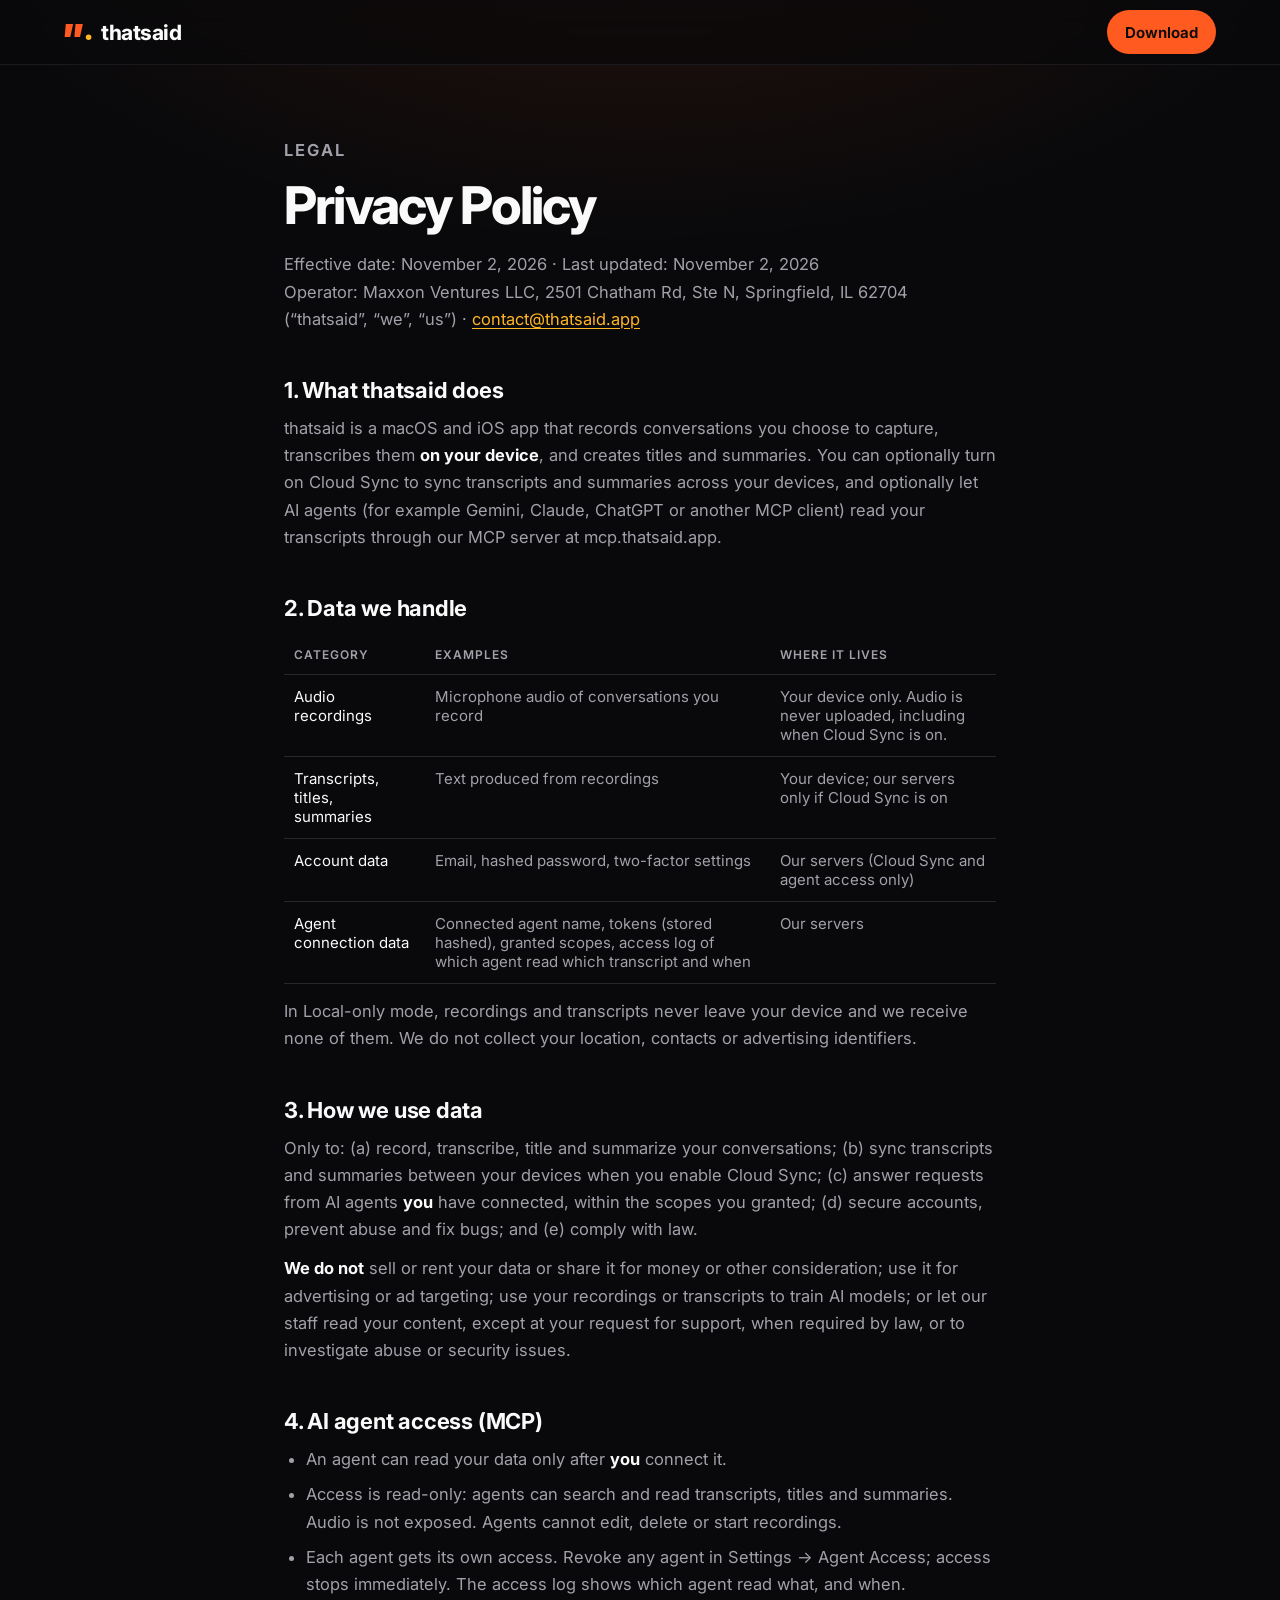
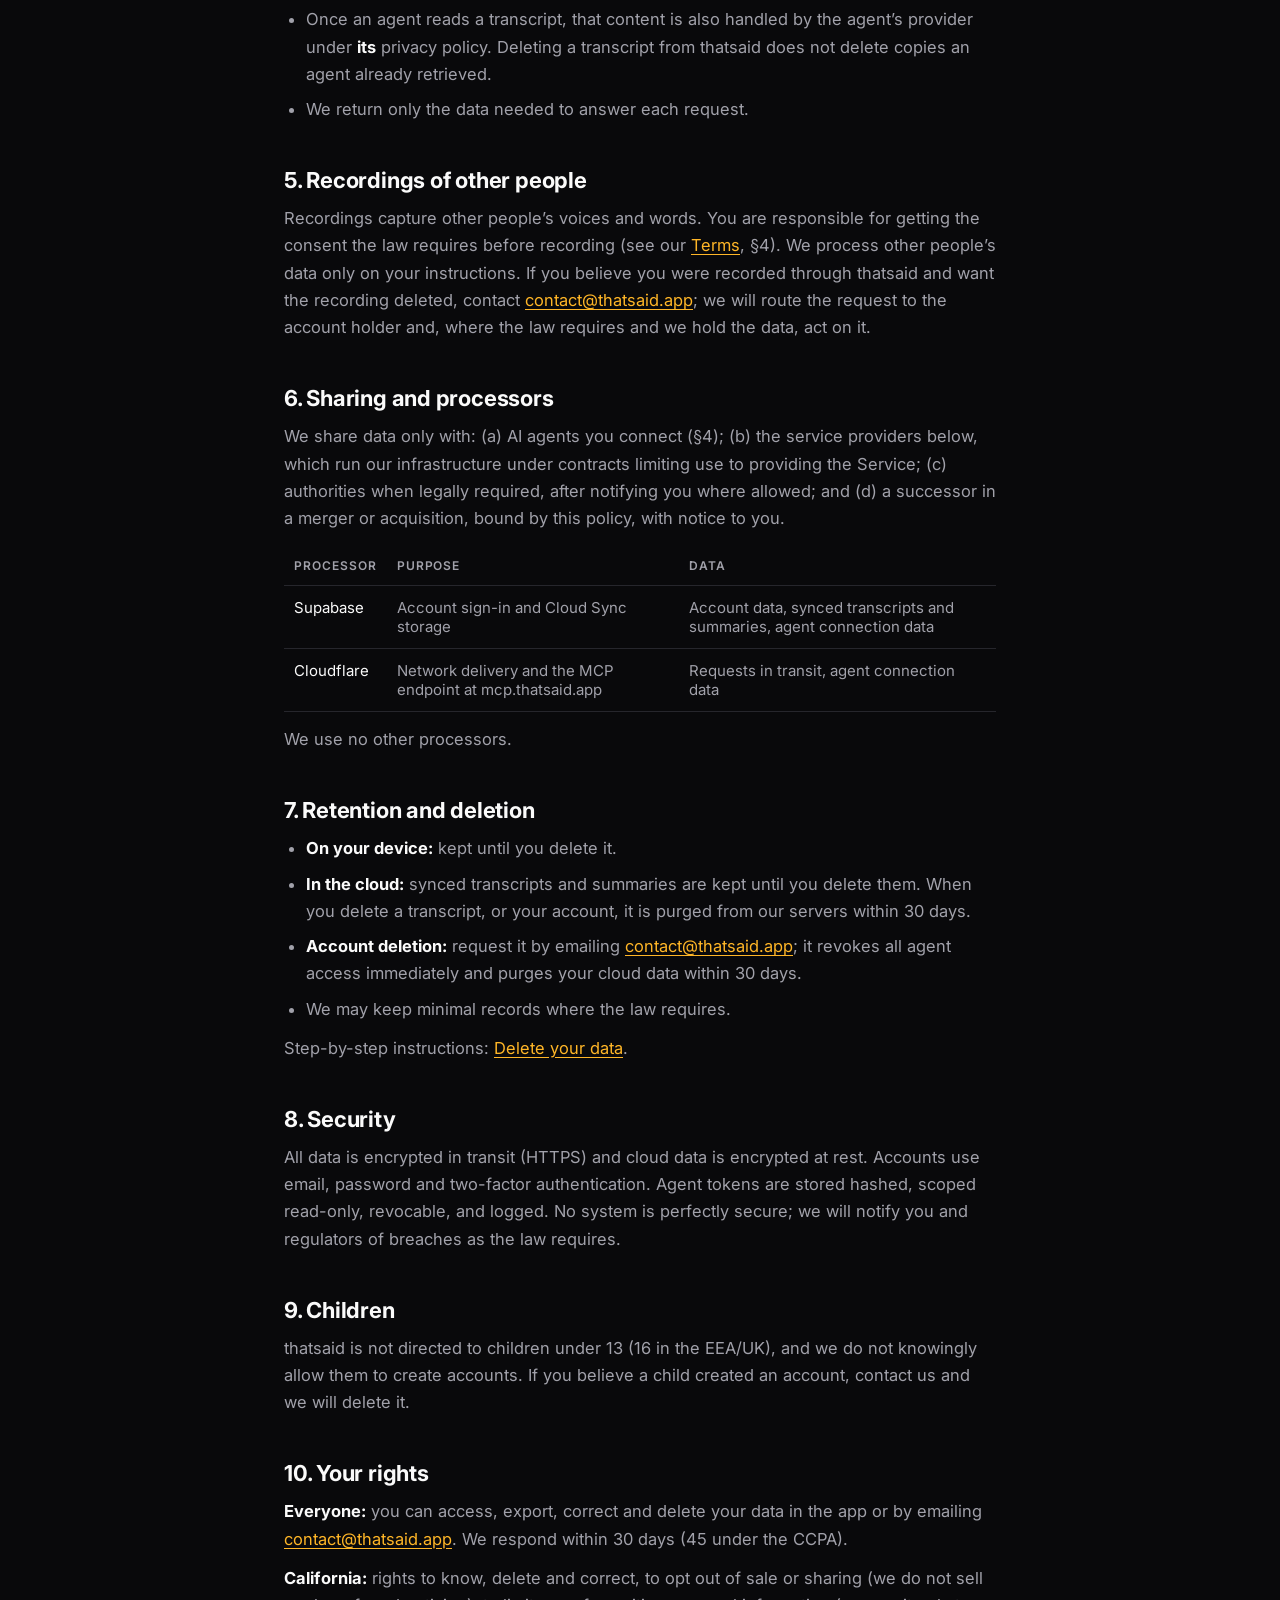
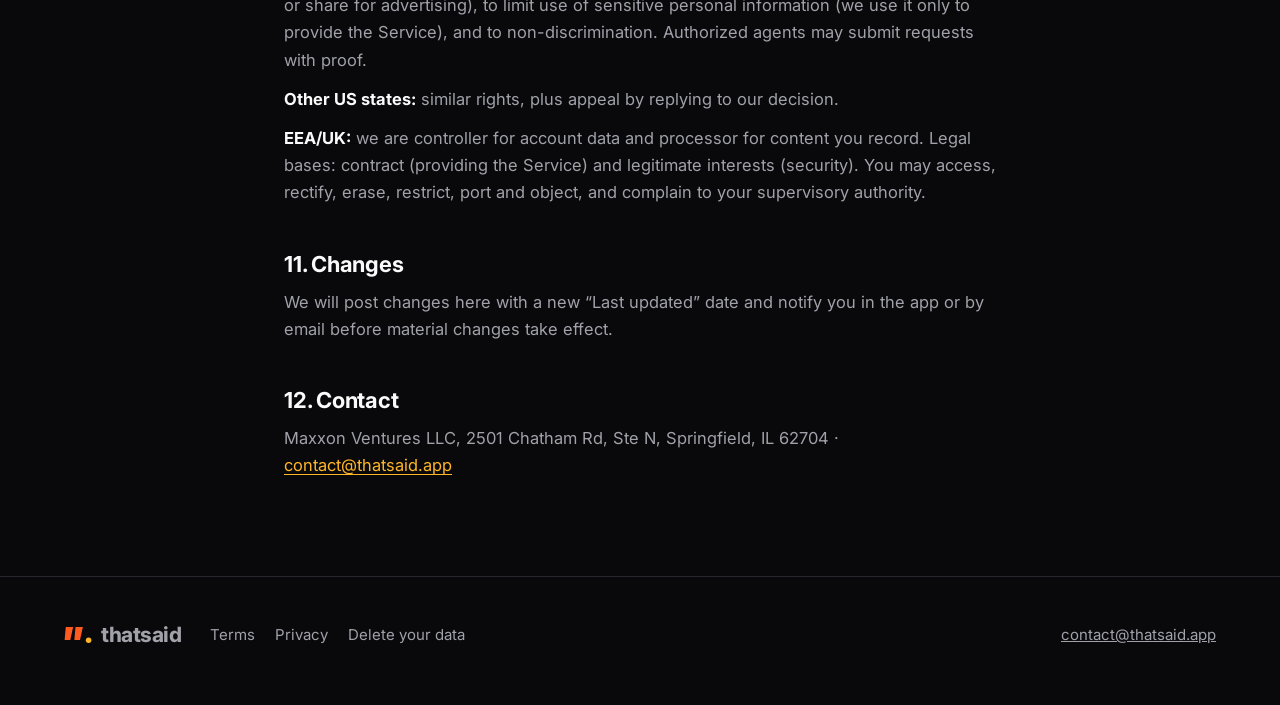
<file: privacy/index.html>
<!doctype html><html lang="en"><head><meta charset="utf-8"><meta name="viewport" content="width=device-width,initial-scale=1,viewport-fit=cover">
<title>Privacy Policy · thatsaid</title><meta name="description" content="How thatsaid handles your data."><link rel="canonical" href="https://thatsaid.app/privacy/">
<link rel="icon" href="/favicon.ico" sizes="48x48"><link rel="icon" href="/favicon.svg" type="image/svg+xml"><link rel="apple-touch-icon" href="/apple-touch-icon.png"><meta name="theme-color" content="#09090B"><meta name="color-scheme" content="dark">
<link rel="stylesheet" href="/legal.css"></head>
<body><a class="skip" href="#main">Skip to content</a>
<header class="nav"><div class="wrap navrow"><a class="logo" href="/" aria-label="thatsaid home"><svg aria-hidden="true" focusable="false" width="28" height="28" xmlns="http://www.w3.org/2000/svg" viewBox="100 24 880 880"><g fill="#FF5A1F"><polygon points="156,210 387,210 297,618 120,618"/><polygon points="462,210 693,210 603,618 426,618"/></g><circle cx="873" cy="630" r="87" fill="#FFB627"/></svg><span>thatsaid</span></a><a class="btn sm" href="/#download">Download</a></div></header>
<main id="main" class="wrap doc">
<p class="lbl">Legal</p><h1>Privacy Policy</h1>
<p class="meta">Effective date: November 2, 2026 · Last updated: November 2, 2026<br>Operator: Maxxon Ventures LLC, 2501 Chatham Rd, Ste N, Springfield, IL 62704 (“thatsaid”, “we”, “us”) · <a href="mailto:contact@thatsaid.app">contact@thatsaid.app</a></p>
<h2>1. What thatsaid does</h2><p>thatsaid is a macOS and iOS app that records conversations you choose to capture, transcribes them <strong>on your device</strong>, and creates titles and summaries. You can optionally turn on Cloud Sync to sync transcripts and summaries across your devices, and optionally let AI agents (for example Gemini, Claude, ChatGPT or another MCP client) read your transcripts through our MCP server at mcp.thatsaid.app.</p>
<h2>2. Data we handle</h2><div class="tw"><table><thead><tr><th>Category</th><th>Examples</th><th>Where it lives</th></tr></thead><tbody>
<tr><td>Audio recordings</td><td>Microphone audio of conversations you record</td><td>Your device only. Audio is never uploaded, including when Cloud Sync is on.</td></tr>
<tr><td>Transcripts, titles, summaries</td><td>Text produced from recordings</td><td>Your device; our servers only if Cloud Sync is on</td></tr>
<tr><td>Account data</td><td>Email, hashed password, two-factor settings</td><td>Our servers (Cloud Sync and agent access only)</td></tr>
<tr><td>Agent connection data</td><td>Connected agent name, tokens (stored hashed), granted scopes, access log of which agent read which transcript and when</td><td>Our servers</td></tr>
</tbody></table></div>
<p>In Local-only mode, recordings and transcripts never leave your device and we receive none of them. We do not collect your location, contacts or advertising identifiers.</p>
<h2>3. How we use data</h2><p>Only to: (a) record, transcribe, title and summarize your conversations; (b) sync transcripts and summaries between your devices when you enable Cloud Sync; (c) answer requests from AI agents <strong>you</strong> have connected, within the scopes you granted; (d) secure accounts, prevent abuse and fix bugs; and (e) comply with law.</p>
<p><strong>We do not</strong> sell or rent your data or share it for money or other consideration; use it for advertising or ad targeting; use your recordings or transcripts to train AI models; or let our staff read your content, except at your request for support, when required by law, or to investigate abuse or security issues.</p>
<h2>4. AI agent access (MCP)</h2><ul>
<li>An agent can read your data only after <strong>you</strong> connect it.</li>
<li>Access is read-only: agents can search and read transcripts, titles and summaries. Audio is not exposed. Agents cannot edit, delete or start recordings.</li>
<li>Each agent gets its own access. Revoke any agent in Settings → Agent Access; access stops immediately. The access log shows which agent read what, and when.</li>
<li>Once an agent reads a transcript, that content is also handled by the agent’s provider under <strong>its</strong> privacy policy. Deleting a transcript from thatsaid does not delete copies an agent already retrieved.</li>
<li>We return only the data needed to answer each request.</li></ul>
<h2>5. Recordings of other people</h2><p>Recordings capture other people’s voices and words. You are responsible for getting the consent the law requires before recording (see our <a href="/terms/">Terms</a>, §4). We process other people’s data only on your instructions. If you believe you were recorded through thatsaid and want the recording deleted, contact <a href="mailto:contact@thatsaid.app">contact@thatsaid.app</a>; we will route the request to the account holder and, where the law requires and we hold the data, act on it.</p>
<h2>6. Sharing and processors</h2><p>We share data only with: (a) AI agents you connect (§4); (b) the service providers below, which run our infrastructure under contracts limiting use to providing the Service; (c) authorities when legally required, after notifying you where allowed; and (d) a successor in a merger or acquisition, bound by this policy, with notice to you.</p>
<div class="tw"><table><thead><tr><th>Processor</th><th>Purpose</th><th>Data</th></tr></thead><tbody>
<tr><td>Supabase</td><td>Account sign-in and Cloud Sync storage</td><td>Account data, synced transcripts and summaries, agent connection data</td></tr>
<tr><td>Cloudflare</td><td>Network delivery and the MCP endpoint at mcp.thatsaid.app</td><td>Requests in transit, agent connection data</td></tr>
</tbody></table></div><p>We use no other processors.</p>
<h2>7. Retention and deletion</h2><ul>
<li><strong>On your device:</strong> kept until you delete it.</li>
<li><strong>In the cloud:</strong> synced transcripts and summaries are kept until you delete them. When you delete a transcript, or your account, it is purged from our servers within 30 days.</li>
<li><strong>Account deletion:</strong> request it by emailing <a href="mailto:contact@thatsaid.app">contact@thatsaid.app</a>; it revokes all agent access immediately and purges your cloud data within 30 days.</li>
<li>We may keep minimal records where the law requires.</li></ul>
<p>Step-by-step instructions: <a href="/help/delete-data/">Delete your data</a>.</p>
<h2>8. Security</h2><p>All data is encrypted in transit (HTTPS) and cloud data is encrypted at rest. Accounts use email, password and two-factor authentication. Agent tokens are stored hashed, scoped read-only, revocable, and logged. No system is perfectly secure; we will notify you and regulators of breaches as the law requires.</p>
<h2>9. Children</h2><p>thatsaid is not directed to children under 13 (16 in the EEA/UK), and we do not knowingly allow them to create accounts. If you believe a child created an account, contact us and we will delete it.</p>
<h2>10. Your rights</h2><p><strong>Everyone:</strong> you can access, export, correct and delete your data in the app or by emailing <a href="mailto:contact@thatsaid.app">contact@thatsaid.app</a>. We respond within 30 days (45 under the CCPA).</p>
<p><strong>California:</strong> rights to know, delete and correct, to opt out of sale or sharing (we do not sell or share for advertising), to limit use of sensitive personal information (we use it only to provide the Service), and to non-discrimination. Authorized agents may submit requests with proof.</p>
<p><strong>Other US states:</strong> similar rights, plus appeal by replying to our decision.</p>
<p><strong>EEA/UK:</strong> we are controller for account data and processor for content you record. Legal bases: contract (providing the Service) and legitimate interests (security). You may access, rectify, erase, restrict, port and object, and complain to your supervisory authority.</p>
<h2>11. Changes</h2><p>We will post changes here with a new “Last updated” date and notify you in the app or by email before material changes take effect.</p>
<h2>12. Contact</h2><p>Maxxon Ventures LLC, 2501 Chatham Rd, Ste N, Springfield, IL 62704 · <a href="mailto:contact@thatsaid.app">contact@thatsaid.app</a></p>
</main>
<footer><div class="wrap frow"><a class="logo" href="/" aria-label="thatsaid home"><svg aria-hidden="true" focusable="false" width="28" height="28" xmlns="http://www.w3.org/2000/svg" viewBox="100 24 880 880"><g fill="#FF5A1F"><polygon points="156,210 387,210 297,618 120,618"/><polygon points="462,210 693,210 603,618 426,618"/></g><circle cx="873" cy="630" r="87" fill="#FFB627"/></svg><span>thatsaid</span></a><nav class="flinks" aria-label="Legal"><a href="/terms/">Terms</a><a href="/privacy/">Privacy</a><a href="/help/delete-data/">Delete your data</a></nav><a href="mailto:contact@thatsaid.app">contact@thatsaid.app</a></div></footer>
</body></html>
</file>
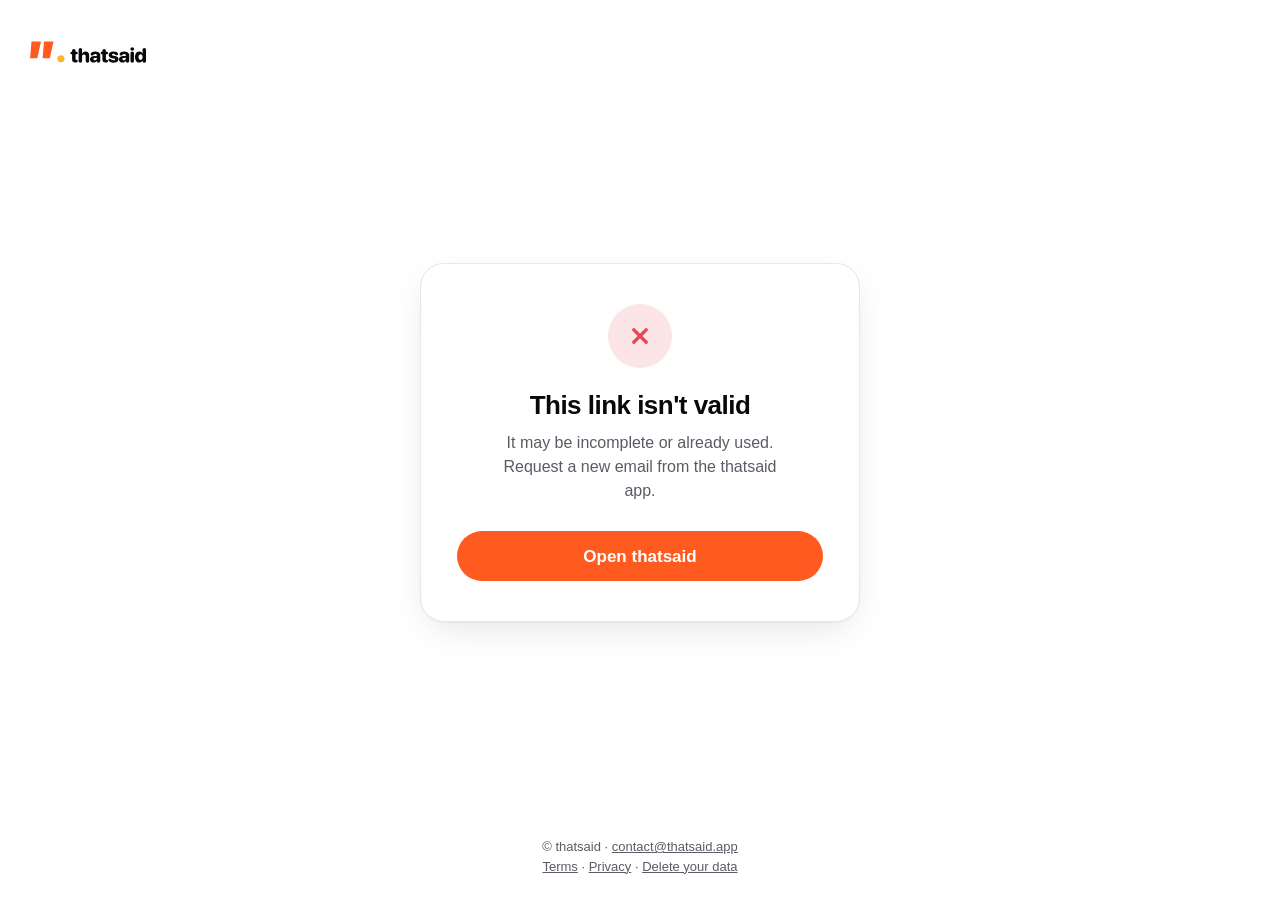
<file: reset/index.html>
<!doctype html><html lang="en"><head><meta charset="utf-8"><meta name="viewport" content="width=device-width,initial-scale=1,viewport-fit=cover"><meta name="referrer" content="no-referrer"><meta name="robots" content="noindex">
<meta name="theme-color" content="#ffffff" media="(prefers-color-scheme: light)"><meta name="theme-color" content="#09090B" media="(prefers-color-scheme: dark)">
<title>thatsaid</title><link rel="icon" href="/favicon.svg" type="image/svg+xml"><link rel="stylesheet" href="/auth.css"></head>
<body data-mode="reset">
<header><a href="/"><picture><source srcset="/lockup-dark.svg" media="(prefers-color-scheme: dark)"><img src="/lockup-light.svg" alt="thatsaid"></picture></a></header>
<main><section class="card" aria-live="polite"><div id="icon" class="icon wait"><div class="spin"></div></div><h1 id="t">Checking your link…</h1><p id="m">One moment.</p><div id="x"></div></section></main>
<footer>© thatsaid · <a href="mailto:contact@thatsaid.app">contact@thatsaid.app</a><br><a href="/terms/">Terms</a> · <a href="/privacy/">Privacy</a> · <a href="/help/delete-data/">Delete your data</a></footer>
<script src="/auth.js" defer></script></body></html>
</file>
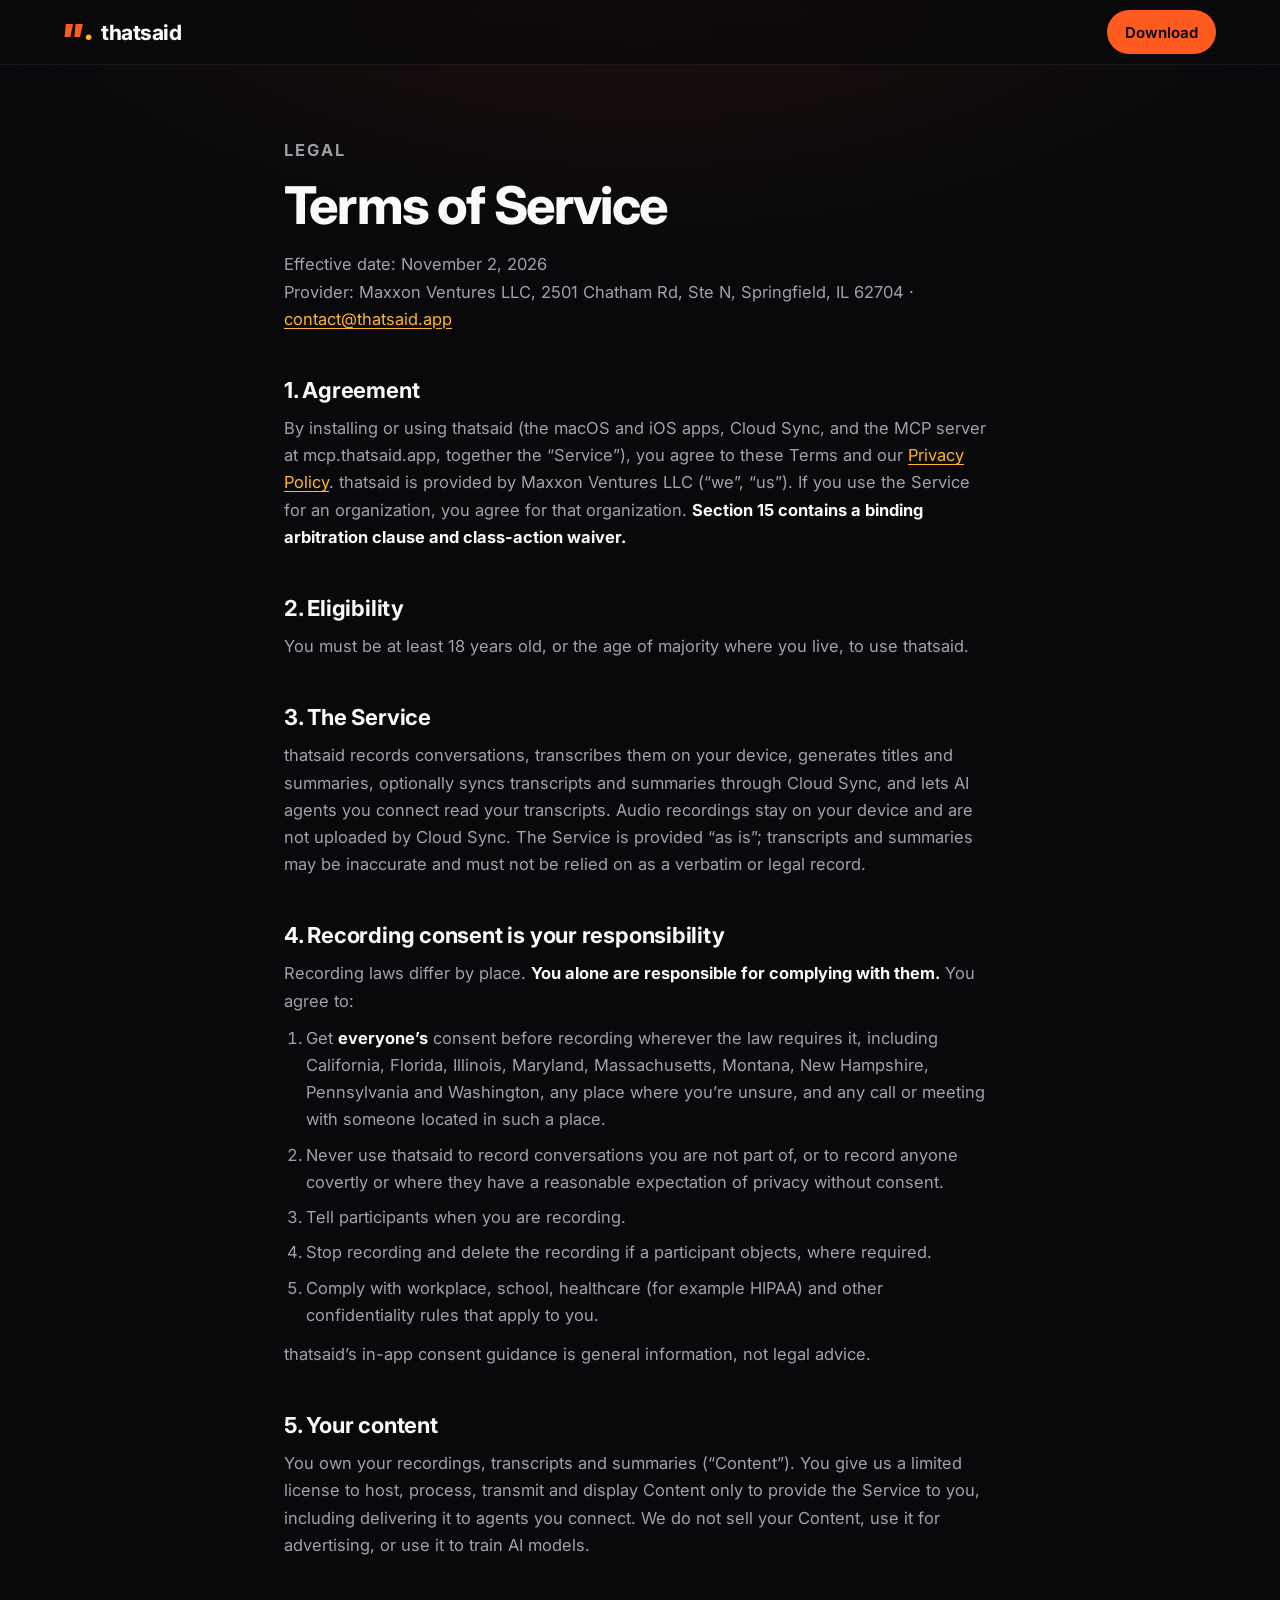
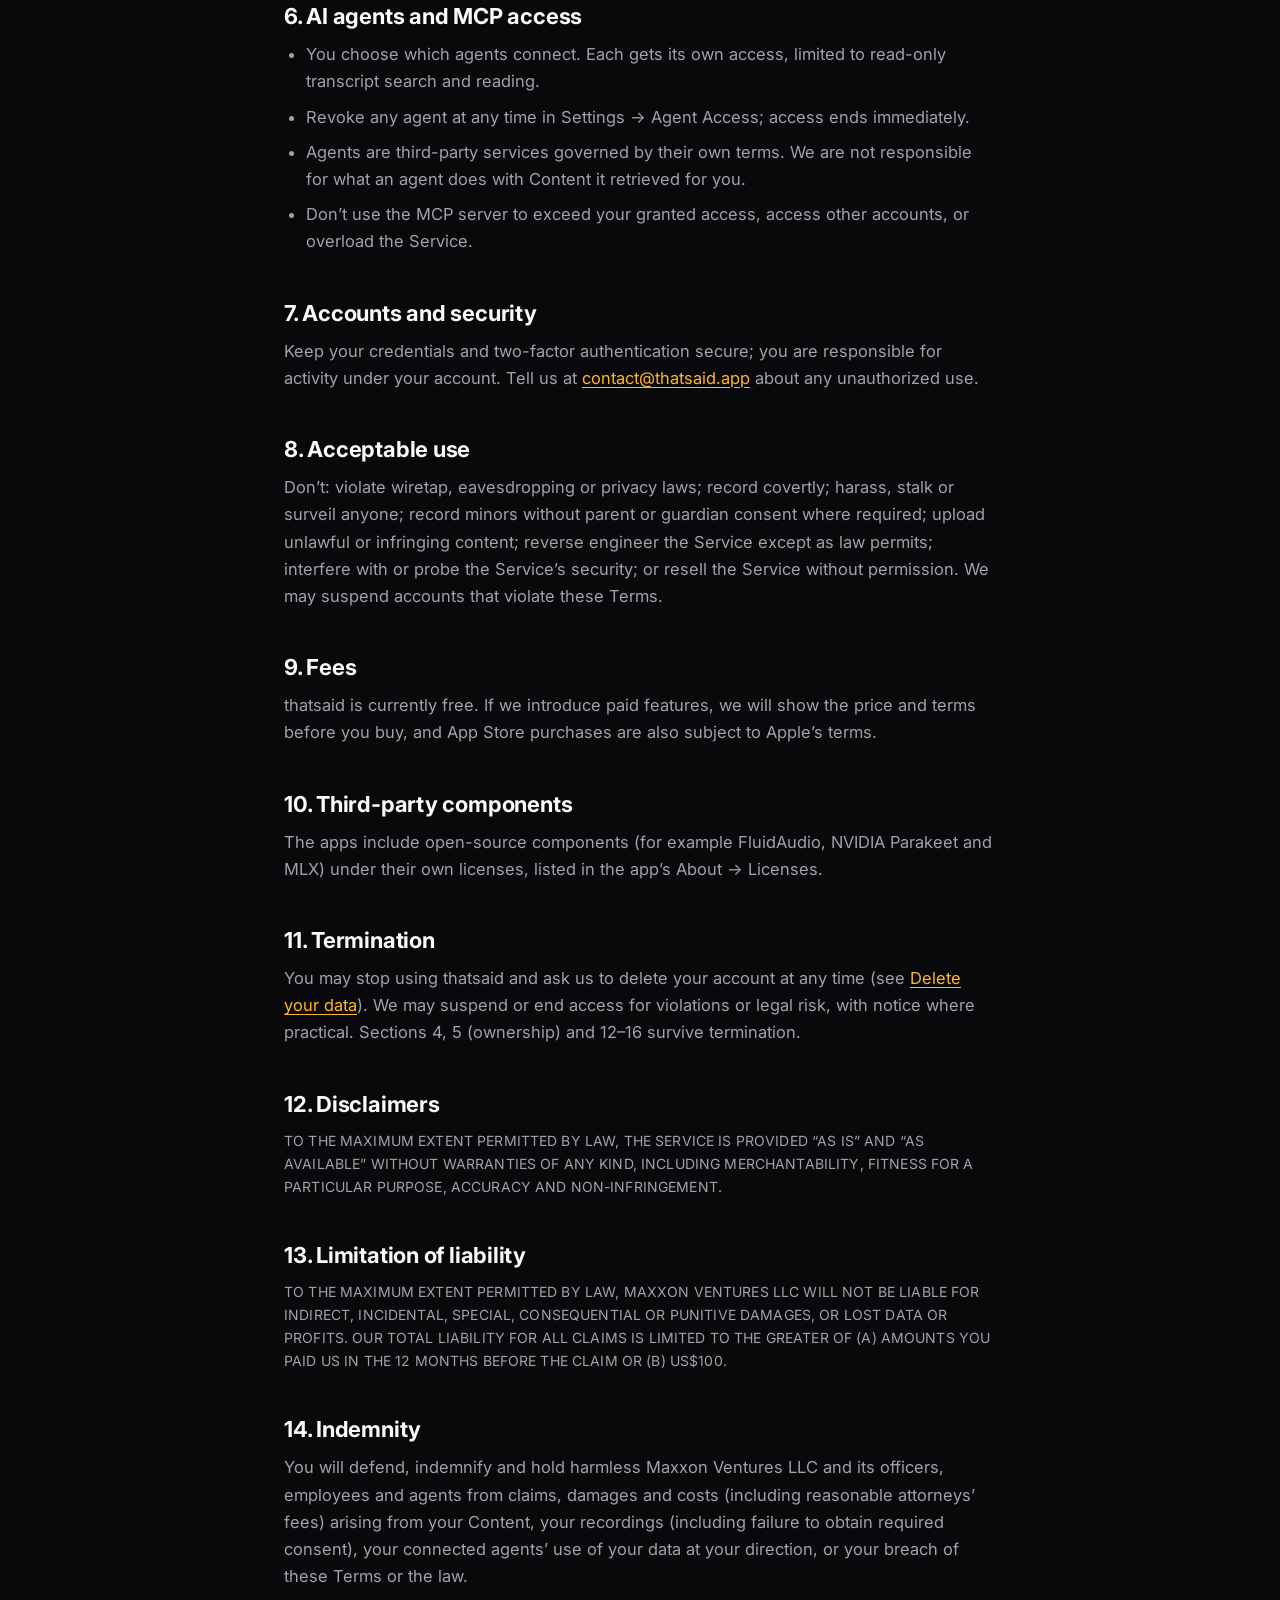
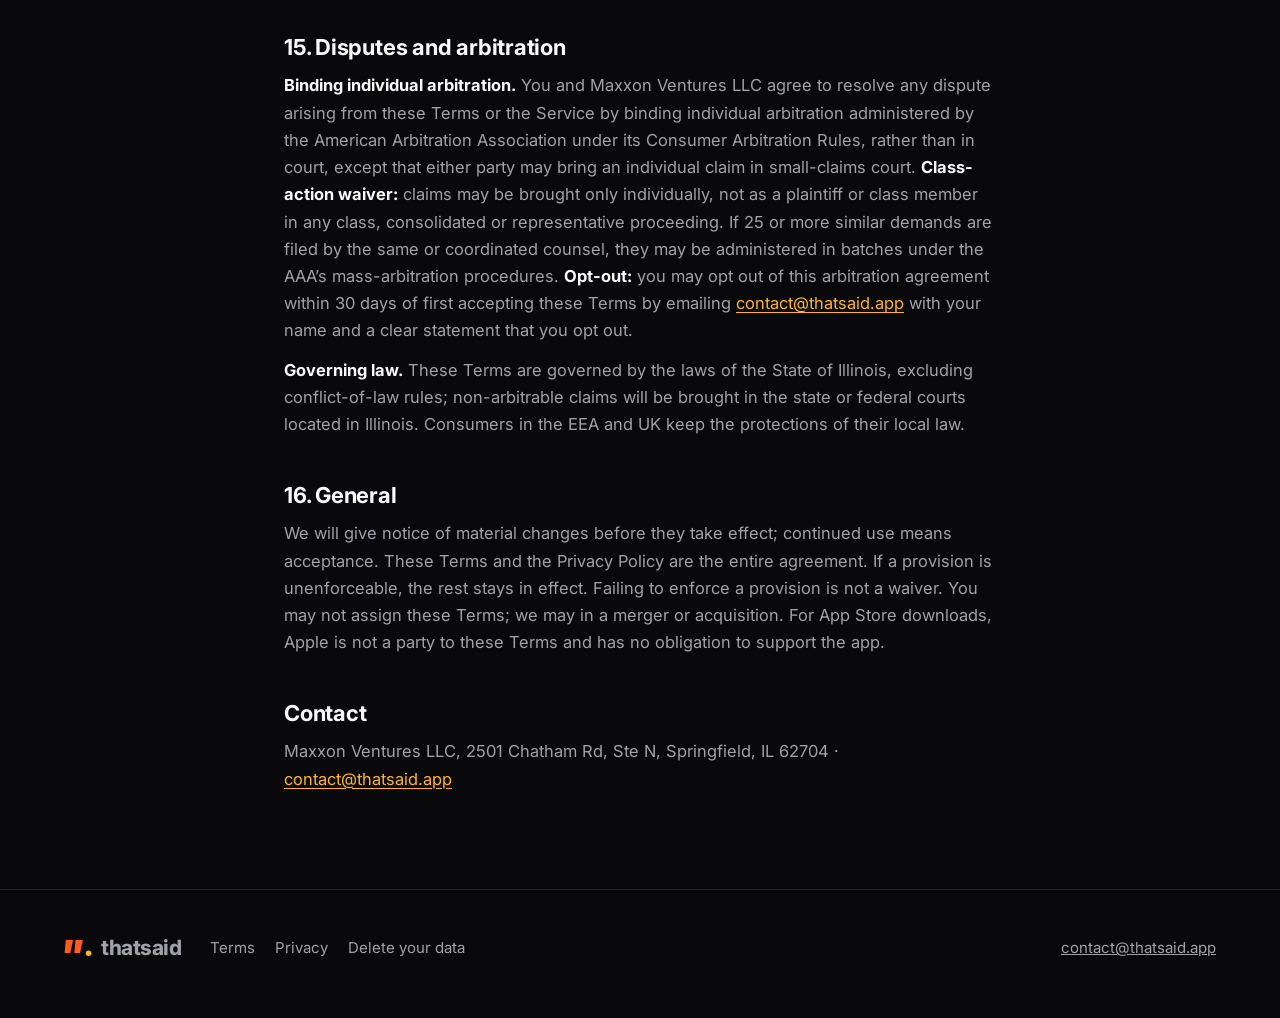
<file: terms/index.html>
<!doctype html><html lang="en"><head><meta charset="utf-8"><meta name="viewport" content="width=device-width,initial-scale=1,viewport-fit=cover">
<title>Terms of Service · thatsaid</title><meta name="description" content="thatsaid Terms of Service."><link rel="canonical" href="https://thatsaid.app/terms/">
<link rel="icon" href="/favicon.ico" sizes="48x48"><link rel="icon" href="/favicon.svg" type="image/svg+xml"><link rel="apple-touch-icon" href="/apple-touch-icon.png"><meta name="theme-color" content="#09090B"><meta name="color-scheme" content="dark">
<link rel="stylesheet" href="/legal.css"></head>
<body><a class="skip" href="#main">Skip to content</a>
<header class="nav"><div class="wrap navrow"><a class="logo" href="/" aria-label="thatsaid home"><svg aria-hidden="true" focusable="false" width="28" height="28" xmlns="http://www.w3.org/2000/svg" viewBox="100 24 880 880"><g fill="#FF5A1F"><polygon points="156,210 387,210 297,618 120,618"/><polygon points="462,210 693,210 603,618 426,618"/></g><circle cx="873" cy="630" r="87" fill="#FFB627"/></svg><span>thatsaid</span></a><a class="btn sm" href="/#download">Download</a></div></header>
<main id="main" class="wrap doc">
<p class="lbl">Legal</p><h1>Terms of Service</h1>
<p class="meta">Effective date: November 2, 2026<br>Provider: Maxxon Ventures LLC, 2501 Chatham Rd, Ste N, Springfield, IL 62704 · <a href="mailto:contact@thatsaid.app">contact@thatsaid.app</a></p>
<h2>1. Agreement</h2><p>By installing or using thatsaid (the macOS and iOS apps, Cloud Sync, and the MCP server at mcp.thatsaid.app, together the “Service”), you agree to these Terms and our <a href="/privacy/">Privacy Policy</a>. thatsaid is provided by Maxxon Ventures LLC (“we”, “us”). If you use the Service for an organization, you agree for that organization. <strong>Section 15 contains a binding arbitration clause and class-action waiver.</strong></p>
<h2>2. Eligibility</h2><p>You must be at least 18 years old, or the age of majority where you live, to use thatsaid.</p>
<h2>3. The Service</h2><p>thatsaid records conversations, transcribes them on your device, generates titles and summaries, optionally syncs transcripts and summaries through Cloud Sync, and lets AI agents you connect read your transcripts. Audio recordings stay on your device and are not uploaded by Cloud Sync. The Service is provided “as is”; transcripts and summaries may be inaccurate and must not be relied on as a verbatim or legal record.</p>
<h2>4. Recording consent is your responsibility</h2><p>Recording laws differ by place. <strong>You alone are responsible for complying with them.</strong> You agree to:</p><ol>
<li>Get <strong>everyone’s</strong> consent before recording wherever the law requires it, including California, Florida, Illinois, Maryland, Massachusetts, Montana, New Hampshire, Pennsylvania and Washington, any place where you’re unsure, and any call or meeting with someone located in such a place.</li>
<li>Never use thatsaid to record conversations you are not part of, or to record anyone covertly or where they have a reasonable expectation of privacy without consent.</li>
<li>Tell participants when you are recording.</li>
<li>Stop recording and delete the recording if a participant objects, where required.</li>
<li>Comply with workplace, school, healthcare (for example HIPAA) and other confidentiality rules that apply to you.</li></ol>
<p>thatsaid’s in-app consent guidance is general information, not legal advice.</p>
<h2>5. Your content</h2><p>You own your recordings, transcripts and summaries (“Content”). You give us a limited license to host, process, transmit and display Content only to provide the Service to you, including delivering it to agents you connect. We do not sell your Content, use it for advertising, or use it to train AI models.</p>
<h2>6. AI agents and MCP access</h2><ul>
<li>You choose which agents connect. Each gets its own access, limited to read-only transcript search and reading.</li>
<li>Revoke any agent at any time in Settings → Agent Access; access ends immediately.</li>
<li>Agents are third-party services governed by their own terms. We are not responsible for what an agent does with Content it retrieved for you.</li>
<li>Don’t use the MCP server to exceed your granted access, access other accounts, or overload the Service.</li></ul>
<h2>7. Accounts and security</h2><p>Keep your credentials and two-factor authentication secure; you are responsible for activity under your account. Tell us at <a href="mailto:contact@thatsaid.app">contact@thatsaid.app</a> about any unauthorized use.</p>
<h2>8. Acceptable use</h2><p>Don’t: violate wiretap, eavesdropping or privacy laws; record covertly; harass, stalk or surveil anyone; record minors without parent or guardian consent where required; upload unlawful or infringing content; reverse engineer the Service except as law permits; interfere with or probe the Service’s security; or resell the Service without permission. We may suspend accounts that violate these Terms.</p>
<h2>9. Fees</h2><p>thatsaid is currently free. If we introduce paid features, we will show the price and terms before you buy, and App Store purchases are also subject to Apple’s terms.</p>
<h2>10. Third-party components</h2><p>The apps include open-source components (for example FluidAudio, NVIDIA Parakeet and MLX) under their own licenses, listed in the app’s About → Licenses.</p>
<h2>11. Termination</h2><p>You may stop using thatsaid and ask us to delete your account at any time (see <a href="/help/delete-data/">Delete your data</a>). We may suspend or end access for violations or legal risk, with notice where practical. Sections 4, 5 (ownership) and 12–16 survive termination.</p>
<h2>12. Disclaimers</h2><p class="caps">To the maximum extent permitted by law, the Service is provided “as is” and “as available” without warranties of any kind, including merchantability, fitness for a particular purpose, accuracy and non-infringement.</p>
<h2>13. Limitation of liability</h2><p class="caps">To the maximum extent permitted by law, Maxxon Ventures LLC will not be liable for indirect, incidental, special, consequential or punitive damages, or lost data or profits. Our total liability for all claims is limited to the greater of (a) amounts you paid us in the 12 months before the claim or (b) US$100.</p>
<h2>14. Indemnity</h2><p>You will defend, indemnify and hold harmless Maxxon Ventures LLC and its officers, employees and agents from claims, damages and costs (including reasonable attorneys’ fees) arising from your Content, your recordings (including failure to obtain required consent), your connected agents’ use of your data at your direction, or your breach of these Terms or the law.</p>
<h2>15. Disputes and arbitration</h2><p><strong>Binding individual arbitration.</strong> You and Maxxon Ventures LLC agree to resolve any dispute arising from these Terms or the Service by binding individual arbitration administered by the American Arbitration Association under its Consumer Arbitration Rules, rather than in court, except that either party may bring an individual claim in small-claims court. <strong>Class-action waiver:</strong> claims may be brought only individually, not as a plaintiff or class member in any class, consolidated or representative proceeding. If 25 or more similar demands are filed by the same or coordinated counsel, they may be administered in batches under the AAA’s mass-arbitration procedures. <strong>Opt-out:</strong> you may opt out of this arbitration agreement within 30 days of first accepting these Terms by emailing <a href="mailto:contact@thatsaid.app">contact@thatsaid.app</a> with your name and a clear statement that you opt out.</p>
<p><strong>Governing law.</strong> These Terms are governed by the laws of the State of Illinois, excluding conflict-of-law rules; non-arbitrable claims will be brought in the state or federal courts located in Illinois. Consumers in the EEA and UK keep the protections of their local law.</p>
<h2>16. General</h2><p>We will give notice of material changes before they take effect; continued use means acceptance. These Terms and the Privacy Policy are the entire agreement. If a provision is unenforceable, the rest stays in effect. Failing to enforce a provision is not a waiver. You may not assign these Terms; we may in a merger or acquisition. For App Store downloads, Apple is not a party to these Terms and has no obligation to support the app.</p>
<h2>Contact</h2><p>Maxxon Ventures LLC, 2501 Chatham Rd, Ste N, Springfield, IL 62704 · <a href="mailto:contact@thatsaid.app">contact@thatsaid.app</a></p>
</main>
<footer><div class="wrap frow"><a class="logo" href="/" aria-label="thatsaid home"><svg aria-hidden="true" focusable="false" width="28" height="28" xmlns="http://www.w3.org/2000/svg" viewBox="100 24 880 880"><g fill="#FF5A1F"><polygon points="156,210 387,210 297,618 120,618"/><polygon points="462,210 693,210 603,618 426,618"/></g><circle cx="873" cy="630" r="87" fill="#FFB627"/></svg><span>thatsaid</span></a><nav class="flinks" aria-label="Legal"><a href="/terms/">Terms</a><a href="/privacy/">Privacy</a><a href="/help/delete-data/">Delete your data</a></nav><a href="mailto:contact@thatsaid.app">contact@thatsaid.app</a></div></footer>
</body></html>
</file>
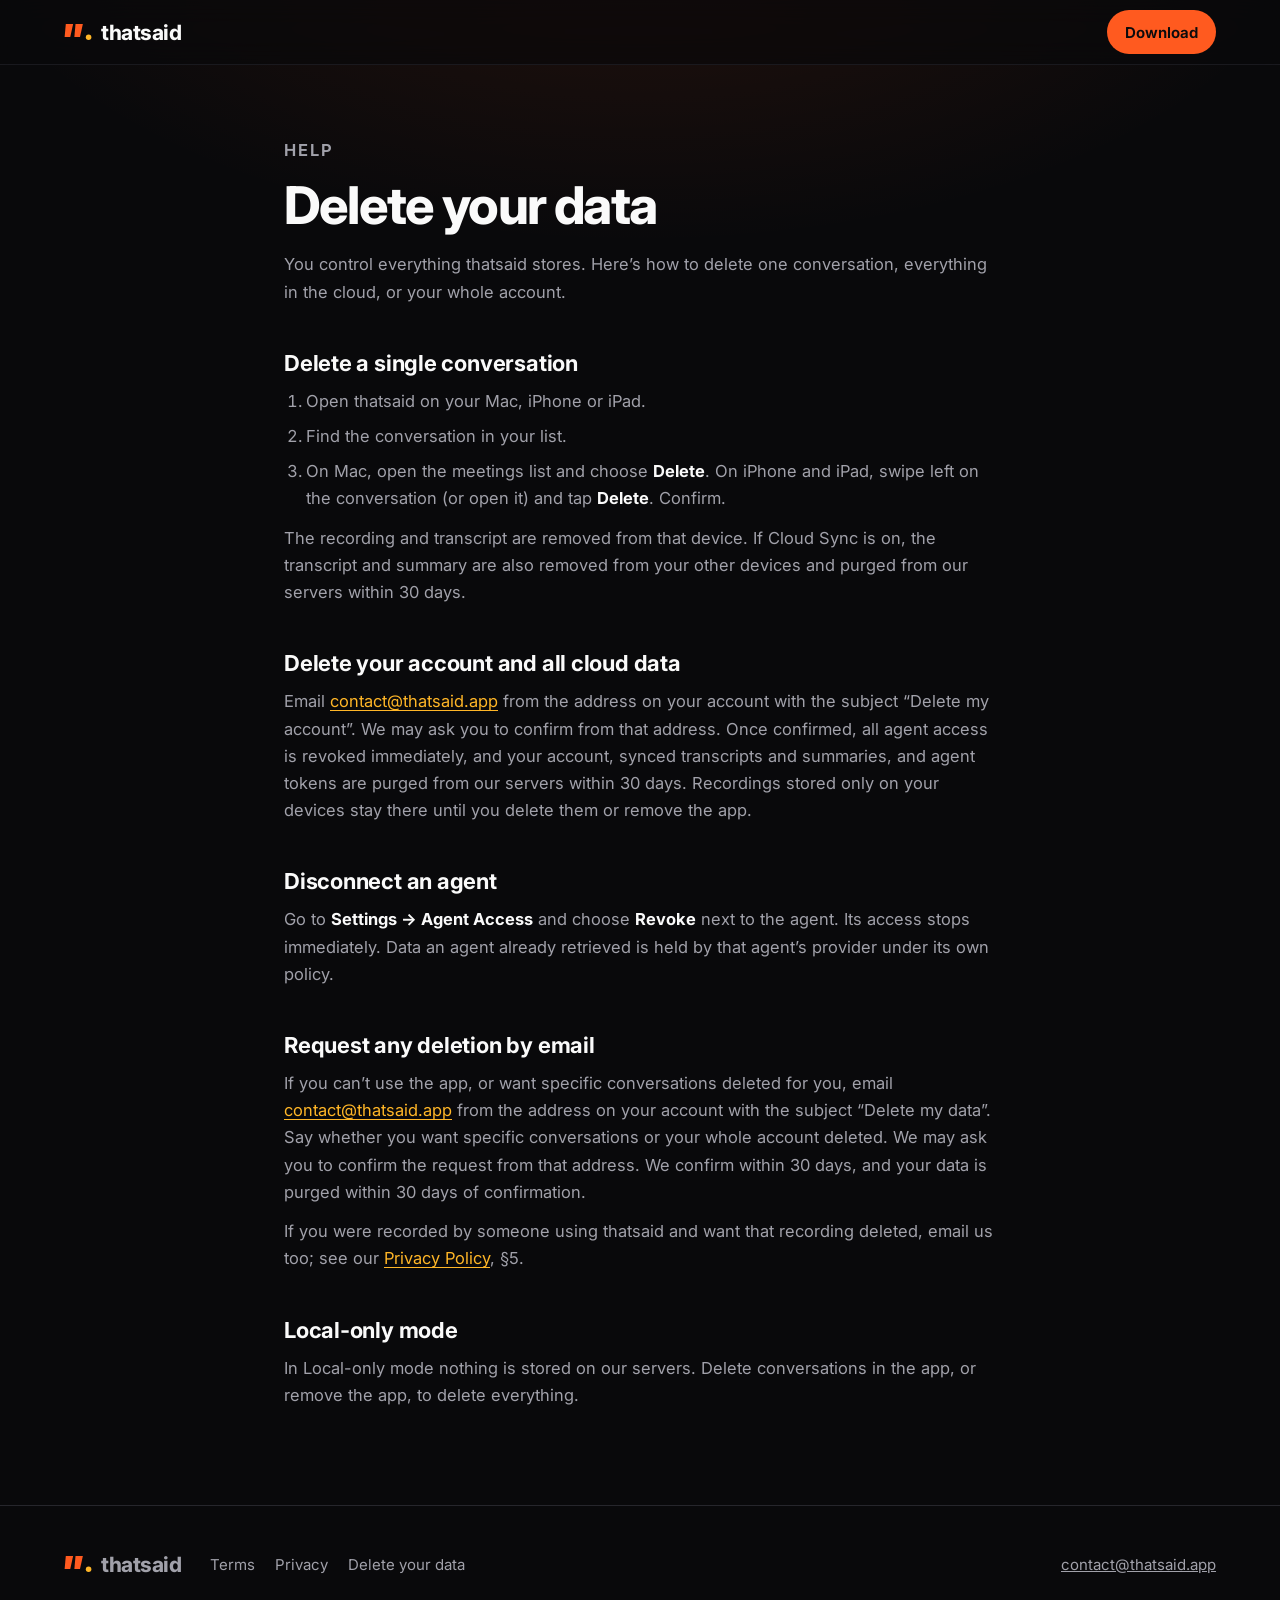
<file: help/delete-data/index.html>
<!doctype html><html lang="en"><head><meta charset="utf-8"><meta name="viewport" content="width=device-width,initial-scale=1,viewport-fit=cover">
<title>Delete your data · thatsaid</title><meta name="description" content="How to delete conversations, cloud data or your thatsaid account."><link rel="canonical" href="https://thatsaid.app/help/delete-data/">
<link rel="icon" href="/favicon.ico" sizes="48x48"><link rel="icon" href="/favicon.svg" type="image/svg+xml"><link rel="apple-touch-icon" href="/apple-touch-icon.png"><meta name="theme-color" content="#09090B"><meta name="color-scheme" content="dark">
<link rel="stylesheet" href="/legal.css"></head>
<body><a class="skip" href="#main">Skip to content</a>
<header class="nav"><div class="wrap navrow"><a class="logo" href="/" aria-label="thatsaid home"><svg aria-hidden="true" focusable="false" width="28" height="28" xmlns="http://www.w3.org/2000/svg" viewBox="100 24 880 880"><g fill="#FF5A1F"><polygon points="156,210 387,210 297,618 120,618"/><polygon points="462,210 693,210 603,618 426,618"/></g><circle cx="873" cy="630" r="87" fill="#FFB627"/></svg><span>thatsaid</span></a><a class="btn sm" href="/#download">Download</a></div></header>
<main id="main" class="wrap doc">
<p class="lbl">Help</p><h1>Delete your data</h1>
<p class="lead2">You control everything thatsaid stores. Here’s how to delete one conversation, everything in the cloud, or your whole account.</p>
<h2>Delete a single conversation</h2><ol><li>Open thatsaid on your Mac, iPhone or iPad.</li><li>Find the conversation in your list.</li><li>On Mac, open the meetings list and choose <strong>Delete</strong>. On iPhone and iPad, swipe left on the conversation (or open it) and tap <strong>Delete</strong>. Confirm.</li></ol>
<p>The recording and transcript are removed from that device. If Cloud Sync is on, the transcript and summary are also removed from your other devices and purged from our servers within 30 days.</p>
<h2>Delete your account and all cloud data</h2><p>Email <a href="mailto:contact@thatsaid.app">contact@thatsaid.app</a> from the address on your account with the subject “Delete my account”. We may ask you to confirm from that address. Once confirmed, all agent access is revoked immediately, and your account, synced transcripts and summaries, and agent tokens are purged from our servers within 30 days. Recordings stored only on your devices stay there until you delete them or remove the app.</p>
<h2>Disconnect an agent</h2><p>Go to <strong>Settings → Agent Access</strong> and choose <strong>Revoke</strong> next to the agent. Its access stops immediately. Data an agent already retrieved is held by that agent’s provider under its own policy.</p>
<h2>Request any deletion by email</h2><p>If you can’t use the app, or want specific conversations deleted for you, email <a href="mailto:contact@thatsaid.app">contact@thatsaid.app</a> from the address on your account with the subject “Delete my data”. Say whether you want specific conversations or your whole account deleted. We may ask you to confirm the request from that address. We confirm within 30 days, and your data is purged within 30 days of confirmation.</p>
<p>If you were recorded by someone using thatsaid and want that recording deleted, email us too; see our <a href="/privacy/">Privacy Policy</a>, §5.</p>
<h2>Local-only mode</h2><p>In Local-only mode nothing is stored on our servers. Delete conversations in the app, or remove the app, to delete everything.</p>
</main>
<footer><div class="wrap frow"><a class="logo" href="/" aria-label="thatsaid home"><svg aria-hidden="true" focusable="false" width="28" height="28" xmlns="http://www.w3.org/2000/svg" viewBox="100 24 880 880"><g fill="#FF5A1F"><polygon points="156,210 387,210 297,618 120,618"/><polygon points="462,210 693,210 603,618 426,618"/></g><circle cx="873" cy="630" r="87" fill="#FFB627"/></svg><span>thatsaid</span></a><nav class="flinks" aria-label="Legal"><a href="/terms/">Terms</a><a href="/privacy/">Privacy</a><a href="/help/delete-data/">Delete your data</a></nav><a href="mailto:contact@thatsaid.app">contact@thatsaid.app</a></div></footer>
</body></html>
</file>
<file: assets/agent-dictation/flow.css>
/* thatsaid Agent Dictation flow loop. DRAFT. Everything is scoped under .ad-flow; no page globals needed.
   Stage is 1280x800 logical (16:10); the mobile cut (container <= 600px wide) crops to the centre 960x600. */
.ad-flow{position:relative;width:100%;height:100%;min-height:0;aspect-ratio:16/10;overflow:hidden;background:#0A0A0D;contain:layout paint;font-family:-apple-system,BlinkMacSystemFont,"SF Pro Text",Inter,"Segoe UI",sans-serif;color:#F5F5F7;-webkit-font-smoothing:antialiased;line-height:1.3;text-align:left}
.ad-flow *,.ad-flow *:before,.ad-flow *:after{box-sizing:border-box;margin:0;padding:0}
.ad-flow .adf-poster,.ad-flow .adf-poster img{display:block;width:100%;height:100%;object-fit:cover}
.ad-flow .adf-scene{display:none;position:absolute;left:0;top:0;width:1280px;height:800px;transform-origin:0 0}
.ad-flow.adf-live .adf-scene{display:block}
.ad-flow.adf-live .adf-poster{display:none}
.ad-flow .adf-wall{position:absolute;inset:0;background:radial-gradient(760px 520px at 12% 0%,rgba(255,90,31,.30),transparent 62%),radial-gradient(700px 520px at 100% 100%,rgba(255,182,39,.18),transparent 60%),#0A0A0D}
.ad-flow .adf-menubar{position:absolute;left:0;right:0;top:0;height:30px;background:rgba(20,20,24,.62);display:flex;align-items:center;padding:0 16px;font-size:13px;gap:20px;color:rgba(245,245,247,.92)}
.ad-flow .adf-menubar b{font-weight:700}.ad-flow .adf-menubar .adf-r{margin-left:auto;display:flex;gap:16px;align-items:center}
.ad-flow svg{display:block}
.ad-flow .adf-win{position:absolute;border-radius:14px;overflow:hidden;box-shadow:0 0 0 .5px rgba(255,255,255,.16),0 30px 70px -20px rgba(0,0,0,.7)}
.ad-flow .adf-doc{left:140px;top:78px;width:760px;height:600px;background:#1C1C1E}
.ad-flow .adf-tb{height:44px;display:flex;align-items:center;padding:0 16px;gap:8px;background:#26262A;border-bottom:1px solid rgba(255,255,255,.07);font-size:13px;font-weight:600;color:rgba(245,245,247,.85)}
.ad-flow .adf-tb>i{width:12px;height:12px;border-radius:50%;flex:none}.ad-flow .adf-tb>i:nth-child(1){background:#FF5F57}.ad-flow .adf-tb>i:nth-child(2){background:#FEBC2E}.ad-flow .adf-tb>i:nth-child(3){background:#28C840}
.ad-flow .adf-tb>span{flex:1;text-align:center;margin-right:52px}
.ad-flow .adf-page{padding:36px 64px;color:#E8E8ED}
.ad-flow .adf-h1{font-size:30px;font-weight:750;letter-spacing:-.02em;line-height:1.15}
.ad-flow .adf-sub{font-size:13px;color:rgba(235,235,245,.55);margin:6px 0 22px}
.ad-flow .adf-h2{font-size:15px;font-weight:700;margin:18px 0 8px;color:#FFB627}
.ad-flow .adf-li{font-size:14px;line-height:1.5;padding-left:16px;position:relative;color:rgba(235,235,245,.82)}
.ad-flow .adf-li:before{content:"";position:absolute;left:2px;top:9px;width:5px;height:5px;border-radius:50%;background:#FF5A1F}
.ad-flow .adf-bar{height:9px;border-radius:5px;background:rgba(255,255,255,.08);margin:9px 0}
/* pointer + real 2.0.11 cursor chip (DictationChip: 132x28 capsule, #09090B 92%, amber 0.5pt hairline), drawn at 1.5x */
.ad-flow .adf-cursor{position:absolute;left:470px;top:300px;width:22px;height:30px}
.ad-flow .adf-chip{position:absolute;left:491px;top:330px;width:198px;height:42px;border-radius:21px;background:rgba(9,9,11,.92);box-shadow:inset 0 0 0 .75px rgba(255,182,39,.5),0 10px 26px -8px rgba(0,0,0,.7);display:flex;align-items:center;justify-content:center;gap:9px;font-size:19px;font-weight:500;color:rgba(255,255,255,.92);transform-origin:0 50%}
.ad-flow .adf-chip svg{width:26px;height:26px}
.ad-flow .adf-chip .adf-b{transform-origin:center;transform-box:fill-box}
/* key HUD: a presentation overlay, not app UI */
.ad-flow .adf-keys{position:absolute;left:640px;top:640px;display:flex;gap:14px;align-items:center;padding:14px 18px;border-radius:22px;background:rgba(9,9,11,.8);box-shadow:0 0 0 1px rgba(255,255,255,.08),0 24px 50px -16px rgba(0,0,0,.8)}
.ad-flow .adf-key{position:relative;width:112px;height:70px;border-radius:12px;background:linear-gradient(#2E2E33,#232327);box-shadow:0 0 0 1px rgba(255,255,255,.10),0 5px 0 #141417,0 8px 14px rgba(0,0,0,.5);color:#F5F5F7}
.ad-flow .adf-key .g{position:absolute;right:12px;top:8px;font-size:20px;font-weight:500}
.ad-flow .adf-key .n{position:absolute;left:12px;bottom:9px;font-size:13px;font-weight:600}
.ad-flow .adf-key .s{position:absolute;left:12px;top:11px;font-size:10px;font-weight:700;letter-spacing:.08em;text-transform:uppercase;color:#FFB627}
.ad-flow .adf-key.adf-ret{width:132px}
.ad-flow .adf-key.adf-on{transform:translateY(4px);background:linear-gradient(#3A2A22,#2B2019);box-shadow:0 0 0 1.5px #FF5A1F,0 1px 0 #141417,0 0 28px rgba(255,90,31,.45)}
.ad-flow .adf-plus{font-size:22px;color:rgba(245,245,247,.5);font-weight:300}
/* review panel: mirrors AgentReviewBody (2.0.11), 384pt wide, drawn at 1.25x */
.ad-flow .adf-panel{position:absolute;left:448px;top:70px;width:384px;border-radius:12px;background:#232325;box-shadow:0 0 0 .5px rgba(255,255,255,.18),0 40px 90px -20px rgba(0,0,0,.85);transform-origin:50% 40%}
.ad-flow .adf-ptb{height:30px;display:flex;align-items:center;padding:0 10px;gap:7px;font-size:13px;font-weight:600;color:rgba(245,245,247,.88)}
.ad-flow .adf-ptb>i{width:11px;height:11px;border-radius:50%}.ad-flow .adf-ptb>i:nth-child(1){background:#FF5F57}.ad-flow .adf-ptb>i:nth-child(2){background:#FEBC2E}.ad-flow .adf-ptb>i:nth-child(3){background:#28C840}
.ad-flow .adf-ptb>span{flex:1;text-align:center;margin-right:46px}
.ad-flow .adf-pb{padding:8px 16px 16px;display:flex;flex-direction:column;gap:12px}
.ad-flow .adf-ph{font-size:15px;font-weight:600}
.ad-flow .adf-te{min-height:120px;border-radius:8px;box-shadow:inset 0 0 0 1px rgba(255,255,255,.12);background:#1E1E20;padding:5px 6px;font-size:13px;line-height:1.35;color:#F5F5F7}
.ad-flow .adf-sel{background:rgba(255,90,31,.45);border-radius:2px}
.ad-flow .adf-caret{display:inline-block;width:1.5px;height:15px;background:#F5F5F7;vertical-align:-3px;margin-left:1px}
.ad-flow .adf-thumb{position:relative;overflow:hidden;border-radius:8px;background:#1C1C1E;flex:none}
.ad-flow .adf-thumb .adf-doc{position:absolute;left:0;top:0;transform-origin:0 0;box-shadow:none;border-radius:0}
.ad-flow .adf-pthumb{width:178px;height:140px}.ad-flow .adf-pthumb .adf-doc{transform:scale(.2333)}
.ad-flow .adf-chk{display:flex;align-items:center;gap:7px;font-size:13px}
.ad-flow .adf-chk .bx{width:14px;height:14px;border-radius:3.5px;background:#5A5A5E;display:grid;place-items:center}
.ad-flow .adf-btns{display:flex;align-items:center;justify-content:space-between}
.ad-flow .adf-cancel{font-size:13px;padding:3px 11px;border-radius:6px;background:rgba(255,255,255,.1);box-shadow:0 0 0 .5px rgba(255,255,255,.12)}
.ad-flow .adf-send{font-size:13px;font-weight:600;padding:9px 18px;border-radius:9px;color:#fff;background:linear-gradient(135deg,#FFA21A,#FF5A1F,#F2312A);box-shadow:inset 0 0 0 1px rgba(255,255,255,.18),0 3px 8px rgba(242,49,42,.3)}
.ad-flow .adf-hint{font-size:11px;color:rgba(235,235,245,.55)}
/* Grok Bot window: neutral demo chat, not Grok Bot's real UI */
.ad-flow .adf-gb{left:660px;top:118px;width:470px;height:540px;background:#151517;display:flex;flex-direction:column}
.ad-flow .adf-gb .adf-tb>span{text-align:left;margin:0 0 0 10px;display:flex;align-items:center;gap:8px}
.ad-flow .adf-bm{width:20px;height:20px;border-radius:6px;background:#F5F5F7;color:#09090B;display:grid;place-items:center;font:800 11px/1 Inter,-apple-system,sans-serif;flex:none}
.ad-flow .adf-thread{flex:1;padding:18px;display:flex;flex-direction:column;justify-content:flex-end;gap:10px;overflow:hidden}
.ad-flow .adf-msg{align-self:flex-end;max-width:88%;background:#2F2F35;color:#F5F5F7;border-radius:18px 18px 6px 18px;padding:12px 14px;font-size:15px;line-height:1.4}
.ad-flow .adf-path{display:block;margin-top:8px;font:12px/1.35 ui-monospace,SFMono-Regular,"SF Mono",Menlo,monospace;color:#FFB627;white-space:nowrap;overflow:hidden;text-overflow:ellipsis}
.ad-flow .adf-typing{align-self:flex-start;display:flex;gap:5px;padding:13px 14px;border-radius:18px 18px 18px 6px;background:#26262A}
.ad-flow .adf-typing i{width:7px;height:7px;border-radius:50%;background:rgba(235,235,245,.6)}
.ad-flow .adf-comp{margin:0 14px 14px;border-radius:16px;background:#202024;box-shadow:inset 0 0 0 1px rgba(255,255,255,.1);padding:12px 14px;min-height:54px;font-size:15px;line-height:1.4}
.ad-flow .adf-comp .adf-ph2{color:rgba(235,235,245,.4)}
.ad-flow .adf-comp.adf-filled{box-shadow:inset 0 0 0 1.5px rgba(255,90,31,.7)}
.ad-flow [data-a]{will-change:transform,opacity}
</file>
<file: style.css>
@font-face{font-family:Inter;src:url(assets/inter-latin.woff2) format('woff2');font-weight:100 900;font-display:swap}
:root{--bg:#09090B;--s1:#121215;--s2:#1A1A1F;--line:#26262C;--fg:#FAFAFA;--mut:#A1A1AA;--dim:#71717A;--or:#FF5A1F;--am:#FFB627;--mono:ui-monospace,SFMono-Regular,"SF Mono",Menlo,monospace;--ease:cubic-bezier(.2,.7,.2,1)}
*{box-sizing:border-box;margin:0;padding:0}
html{background:var(--bg);color:var(--fg);font-family:-apple-system,BlinkMacSystemFont,"SF Pro Text",Inter,"Segoe UI",sans-serif;-webkit-font-smoothing:antialiased;scroll-behavior:smooth;-webkit-text-size-adjust:100%}
body{overflow-x:hidden;background:radial-gradient(1000px 520px at 50% -120px,rgba(255,90,31,.16),transparent 70%)}
a{color:inherit}img{max-width:100%;display:block;height:auto}ul,ol{list-style:none}
code,pre{font-family:var(--mono)}
.wrap{max-width:1200px;margin:0 auto;padding:0 24px}
.skip{position:absolute;left:-999px;top:8px;background:var(--fg);color:var(--bg);padding:12px 16px;border-radius:8px;z-index:9}.skip:focus{left:8px}
.sr{position:absolute;width:1px;height:1px;overflow:hidden;clip:rect(0 0 0 0);white-space:nowrap}
:focus-visible{outline:3px solid var(--am);outline-offset:3px;border-radius:6px}
/* nav */
.nav{position:sticky;top:0;z-index:5;background:rgba(9,9,11,.72);backdrop-filter:saturate(1.4) blur(14px);-webkit-backdrop-filter:saturate(1.4) blur(14px);border-bottom:1px solid rgba(38,38,44,.6)}
.navrow{display:flex;align-items:center;gap:24px;height:64px}
.logo{display:flex;align-items:center;gap:9px;text-decoration:none;font-weight:750;font-size:21px;letter-spacing:-.02em;min-height:44px}
.logo svg{width:28px;height:28px}
.nav nav{margin-left:auto}.nav ul{display:flex;gap:4px}
.nav ul a{display:flex;align-items:center;min-height:44px;padding:0 14px;color:var(--mut);text-decoration:none;font-size:15px;border-radius:999px}.nav ul a:hover{color:var(--fg)}
/* buttons */
.btn{display:inline-flex;align-items:center;justify-content:center;gap:10px;min-height:52px;padding:0 26px;border-radius:999px;background:var(--or);color:#0B0B0D;font-weight:650;font-size:17px;text-decoration:none;transition:transform .2s var(--ease),box-shadow .2s;box-shadow:0 10px 30px -10px rgba(255,90,31,.6)}
.btn:hover{transform:translateY(-1px);box-shadow:0 14px 36px -10px rgba(255,90,31,.75)}
.btn.sm{min-height:44px;padding:0 18px;font-size:15px;box-shadow:none}
.badge{display:inline-flex;align-items:center;min-height:52px;padding:0 22px;border-radius:999px;border:1px solid var(--line);color:var(--mut);font-size:15px;font-weight:550}.badge b{color:var(--fg);font-weight:600}
.ctas{display:flex;gap:14px;justify-content:center;flex-wrap:wrap}
.ph{display:inline-block;font:600 11px/1 var(--mono);letter-spacing:.06em;text-transform:uppercase;color:#0B0B0D;background:var(--am);border-radius:6px;padding:5px 7px;vertical-align:middle}
.ph.sm{font-size:10px;padding:4px 6px}
/* hero */
.hero{text-align:center;padding:96px 0 40px}
.eyebrow{color:var(--or);font-weight:650;font-size:17px;margin-bottom:18px}
h1{font-size:clamp(46px,8vw,108px);line-height:1.04;letter-spacing:-.045em;font-weight:780;padding-bottom:.06em}
h1 span{background:linear-gradient(90deg,var(--or),var(--am));-webkit-background-clip:text;background-clip:text;color:transparent}
.lead{font-size:clamp(18px,2vw,23px);color:var(--mut);max-width:660px;margin:24px auto 36px;line-height:1.5}
/* stage */
.stage{position:relative;max-width:1040px;aspect-ratio:1040/600;margin:72px auto 0;border-radius:24px;overflow:hidden;background:radial-gradient(700px 400px at 30% 0%,rgba(255,90,31,.10),transparent 70%),#0C0C0F;border:1px solid var(--line);box-shadow:0 60px 120px -40px rgba(0,0,0,.9),0 0 0 1px rgba(255,255,255,.02) inset;text-align:left}
.live{position:absolute;inset:0;font-size:15px}
.mbar{position:absolute;left:0;right:0;top:0;height:34px;display:flex;align-items:center;gap:16px;padding:0 16px;background:rgba(255,255,255,.05);border-bottom:1px solid rgba(255,255,255,.06);font-size:13px;color:#D4D4D8}
.mbar .apple{width:12px;height:14px;border-radius:3px;background:#D4D4D8;opacity:.7}.mmenu{opacity:.75}
.mright{margin-left:auto;display:flex;align-items:center;gap:16px}
.mic{position:relative;display:flex;align-items:center;color:#fff;opacity:1}.mbi{width:18px;height:18px}
.mic .dot{position:absolute;right:-3px;top:-1px;width:7px;height:7px;border-radius:50%;background:var(--am);box-shadow:0 0 0 0 rgba(255,182,39,.6);animation:pulse 1.6s infinite}
@keyframes pulse{70%{box-shadow:0 0 0 8px rgba(255,182,39,0)}100%{box-shadow:0 0 0 0 rgba(255,182,39,0)}}
.pop{position:absolute;right:62px;top:44px;display:flex;gap:12px;align-items:center;background:rgba(28,28,33,.92);border:1px solid #33333B;border-radius:14px;padding:12px 16px;box-shadow:0 20px 40px -12px rgba(0,0,0,.7);z-index:2}
.pop b{display:block;font-size:14px}.pop span{font-size:12.5px;color:var(--mut)}
.rec{width:10px;height:10px;border-radius:50%;background:var(--or);animation:blink 1.4s infinite}@keyframes blink{50%{opacity:.3}}
.win{position:absolute;top:70px;bottom:28px;background:var(--s1);border:1px solid var(--line);border-radius:16px;overflow:hidden}
.win.tx{left:28px;width:57%}.win.ag{right:28px;width:calc(43% - 84px)}
.wbar{display:flex;align-items:center;gap:7px;height:40px;padding:0 14px;border-bottom:1px solid var(--line);font-size:12.5px;color:var(--mut)}
.wbar i{width:10px;height:10px;border-radius:50%;background:#2E2E35}.wt{margin-left:8px}
.pill{margin-left:auto;font:700 11px var(--mono);color:var(--or);border:1px solid rgba(255,90,31,.4);border-radius:999px;padding:3px 8px}
.title{margin:16px 18px 4px;padding:14px 16px;border-radius:12px;background:linear-gradient(135deg,rgba(255,90,31,.14),rgba(255,182,39,.06));border:1px solid rgba(255,90,31,.28)}
.title small{font-size:11px;letter-spacing:.1em;text-transform:uppercase;color:var(--am);font-weight:650}.title b{display:block;font-size:19px;margin:4px 0 4px;letter-spacing:-.01em}.title p{font-size:13.5px;color:#C4C4CC;line-height:1.45}
.tx ol{padding:4px 18px}.tx li{display:grid;grid-template-columns:86px 1fr;gap:10px;padding:9px 0;border-top:1px solid #1f1f24;line-height:1.45}
.tx li b{color:var(--am);font-weight:600;font-size:13px;padding-top:1px}
.msgs{padding:16px;display:flex;flex-direction:column;gap:12px}
.msgs .q{align-self:flex-end;background:var(--s2);border:1px solid #2c2c33;border-radius:14px 14px 4px 14px;padding:10px 13px;max-width:92%;line-height:1.4}
.msgs .call{font:12px/1.5 var(--mono);color:var(--dim)}.msgs .call code{color:var(--am)}
.msgs .a{border-left:2px solid var(--or);padding:2px 0 2px 12px;line-height:1.5}.msgs .a em{display:block;font-style:normal;color:var(--mut);font-size:13px;margin-top:6px}
.illus{position:absolute;right:16px;bottom:7px;font-size:11px;color:var(--dim);letter-spacing:.04em}
.poster,.vloop{display:none;position:absolute;inset:0;width:100%;height:100%}.poster img{width:100%;height:100%;object-fit:cover}
.vloop{object-fit:cover;background:#0C0C0F}
.stage.vid .vloop{display:block}.stage.vid .live{visibility:hidden}
/* animation states (JS only) */
.js .stage.anim [data-at]{opacity:0;transform:translateY(8px);transition:opacity .45s var(--ease),transform .45s var(--ease)}
.js .stage.anim .win{opacity:.4;transition:opacity .5s}
.js .stage.anim [data-at].in{opacity:1;transform:none}
.js .stage.anim.s1 .tx,.js .stage.anim.s7 .ag{opacity:1}
.js .stage.anim .pop.out{opacity:0;transform:translateY(-6px)}
.js .stage.anim.reset *{transition-duration:.5s!important}
/* sections */
section{padding:128px 0}
section+section{border-top:1px solid var(--line)}
h2{font-size:clamp(34px,5vw,60px);letter-spacing:-.035em;line-height:1.06;font-weight:760;max-width:860px}
.sub{font-size:20px;color:var(--mut);max-width:620px;margin-top:18px;line-height:1.55}
.lbl{font-size:13px;letter-spacing:.12em;text-transform:uppercase;color:var(--or);font-weight:650;margin-bottom:14px}
.steps{display:grid;grid-template-columns:repeat(3,1fr);gap:40px;margin-top:64px;counter-reset:s}
.steps b{display:block;font-size:56px;color:var(--or);font-weight:780;letter-spacing:-.04em;line-height:1}
h3{font-size:20px;letter-spacing:-.01em;margin:14px 0 8px}
.steps p,.f p,.pv p{color:var(--mut);line-height:1.55;font-size:16.5px}
/* agents */
.agrid{display:grid;grid-template-columns:1fr 1.1fr;gap:56px;align-items:center}
.url{margin-top:26px}.url code{font-size:21px;font-weight:600;color:var(--am)}
.term{background:#0E0E12;border:1px solid var(--line);border-radius:16px;overflow:hidden;box-shadow:0 30px 80px -30px rgba(0,0,0,.9);font-size:13.5px;line-height:1.7;min-width:0}
.tbar{display:flex;gap:8px;align-items:center;padding:12px 16px;border-bottom:1px solid var(--line);color:#8B8B94;font:12.5px var(--mono)}.tbar i{width:11px;height:11px;border-radius:50%;background:#2E2E35}.tbar span:first-of-type{margin-left:8px}.tbar .ph{margin-left:auto}
.term pre{padding:18px 20px;overflow-x:auto;white-space:pre;color:#D4D4D8;-webkit-overflow-scrolling:touch}
.k{color:#FF8A5C}.s{color:var(--am)}.c{color:#7C7C86}.g{color:#7EE2A8}
.caret{display:none}
.js .term.typing .caret{display:inline-block;width:8px;height:1.1em;background:var(--am);vertical-align:-2px;margin-left:1px;animation:blink 1s steps(1) infinite}
.js .term.pending .res,.js .term.typing .res{opacity:0}
.res{transition:opacity .5s}
.tools{display:grid;grid-template-columns:1fr 1fr;gap:40px;margin-top:88px;align-items:start}
.mini{font-size:15px;letter-spacing:.08em;text-transform:uppercase;color:var(--mut);font-weight:650;margin:0 0 16px;display:flex;gap:10px;align-items:center;flex-wrap:wrap}
.tt{width:100%;border-collapse:collapse;font-size:15px}.tt td{padding:14px 0;border-bottom:1px solid var(--line);vertical-align:top}.tt td:first-child{width:44%}.tt code{color:var(--am);font-size:14px}.tt td:last-child{color:var(--mut)}
.priv-h{margin-top:96px;font-size:clamp(28px,3.4vw,40px);text-transform:none;letter-spacing:-.03em;color:var(--fg);font-weight:740}
.pvgrid{display:grid;grid-template-columns:repeat(3,1fr);gap:20px;margin-top:8px}
.pv{background:var(--s1);border:1px solid var(--line);border-radius:16px;padding:24px 24px 26px;position:relative}
.pv::before{content:"";display:block;width:28px;height:3px;border-radius:3px;background:var(--or)}
.pv h3{margin-top:16px}
/* features */
.fgrid{display:grid;grid-template-columns:repeat(4,1fr);gap:44px 32px;margin-top:64px}
.f{border-top:1px solid var(--line);padding-top:18px}.f h3{margin-top:0}
.shots{display:grid;grid-template-columns:repeat(3,1fr);gap:32px;margin-top:88px;align-items:end}
figure{margin:0}figcaption{text-align:center;color:var(--dim);font-size:14px;margin-top:14px}
.phone{border-radius:44px;padding:10px;background:#1c1c20;box-shadow:0 0 0 1px #2b2b31,0 40px 80px -30px rgba(0,0,0,.8);max-width:300px;margin:0 auto}.phone img{border-radius:34px}
.ph-box{aspect-ratio:473/1024;max-width:300px;margin:0 auto;border-radius:24px;border:1.5px dashed #4a4a52;display:grid;place-items:center;text-align:center;color:#A1A1AA;font:600 13px/1.5 var(--mono);background:repeating-linear-gradient(135deg,#111114 0 12px,#0d0d10 12px 24px);padding:20px}
.ph-box small{color:var(--dim);font-weight:500}
.note{margin-top:28px;color:var(--dim);font-size:14px;display:flex;gap:10px;align-items:center;flex-wrap:wrap}
/* compare */
.tablewrap{margin-top:56px;overflow-x:auto}
.cmp{width:100%;border-collapse:collapse;font-size:16px}
.cmp th,.cmp td{padding:17px 18px;border-bottom:1px solid var(--line);text-align:left;font-weight:500}
.cmp thead th{font-size:13px;letter-spacing:.08em;text-transform:uppercase;color:var(--mut);font-weight:600}
.cmp td,.cmp thead th:nth-child(n+2){text-align:center;width:20%}
.cmp td.y{color:var(--am);font-weight:650}.cmp td.y span{font-size:9px;vertical-align:2px}.cmp td.n{color:var(--dim)}
.cmp thead th:nth-child(2),.cmp td.y{background:rgba(255,90,31,.06)}
/* download */
.dl{text-align:center;padding:160px 0;background:radial-gradient(700px 360px at 50% 100%,rgba(255,90,31,.16),transparent 70%)}
.dl h2,.dl .sub{margin-left:auto;margin-right:auto}.dl .ctas{margin-top:40px}
footer{border-top:1px solid var(--line);padding:36px 0 48px;color:var(--mut);font-size:15px}
.frow{display:flex;align-items:center;gap:28px;flex-wrap:wrap}.frow a[href^=mailto]{display:inline-flex;align-items:center;min-height:44px;margin-left:auto}.mut{color:var(--dim)}
/* reveals */
.js.rvon .rv{opacity:0;transform:translateY(18px);transition:opacity .7s var(--ease),transform .7s var(--ease)}
.js.rvon .rv.seen{opacity:1;transform:none}
/* tablet 768 */
@media (max-width:1000px){
 .nav ul{display:none}.nav .btn.sm{margin-left:auto}
 .agrid,.tools{grid-template-columns:1fr;gap:40px}
 .pvgrid{grid-template-columns:1fr 1fr}.fgrid{grid-template-columns:1fr 1fr}
 .steps{grid-template-columns:1fr;gap:36px}
 section{padding:96px 0}.hero{padding-top:72px}
 .stage{aspect-ratio:auto;height:560px}.win.tx{width:calc(60% - 20px)}.win.ag{width:calc(40% - 36px)}.live{font-size:14px}.mmenu{display:none}
}
/* phone 390 */
@media (max-width:600px){
 .wrap{padding:0 20px}
 .hero{padding:56px 0 24px}.lead{margin:20px auto 28px}
 .ctas .btn,.ctas .badge{width:100%}
 .stage{height:auto;aspect-ratio:1080/1350;margin-top:48px;border-radius:20px}
 .stage .live{display:none}.stage .poster{display:block}
 section{padding:80px 0}.sub{font-size:18px}
 .pvgrid,.fgrid{grid-template-columns:1fr}.fgrid{gap:28px}
 .shots{grid-template-columns:1fr 1fr;gap:16px}.shots figure:last-child{grid-column:1/-1}.shots figure:last-child .ph-box{aspect-ratio:16/10;max-width:none}
 .phone{border-radius:30px;padding:6px}.phone img{border-radius:24px}
 .term{font-size:11.5px}.term pre{padding:14px}
 .tt td:first-child{width:auto;padding-right:12px}
 .cmp{font-size:14px}.cmp th,.cmp td{padding:13px 8px}.cmp thead th{font-size:11px;letter-spacing:.04em}
 .frow{flex-direction:column;align-items:flex-start;gap:8px}.frow a[href^=mailto]{margin-left:0}
 .dl{padding:112px 0}
}
/* static fallback for low-power devices (set by JS) */
.lowpower .stage .live{display:none}.lowpower .stage .poster{display:block}
@media (prefers-reduced-motion:reduce){*,*::before,*::after{animation:none!important;transition:none!important;scroll-behavior:auto!important}}
/* stacked layout, used only to render the mobile poster (#poster-sm) */
.stage.stack{aspect-ratio:1080/1350;height:auto;max-width:540px}.stage.stack .live{display:block;font-size:14px}.stage.stack .poster{display:none}
.stage.stack .mmenu{display:none}.stage.stack .win{position:absolute;left:18px;right:18px;width:auto}
.stage.stack .win.tx{top:62px;bottom:auto;height:385px}.stage.stack .win.ag{top:463px;bottom:26px}.stage.stack .pop{right:18px;top:40px}
.stage.stack .tx li{grid-template-columns:76px 1fr;padding:7px 0}.stage.stack .title{margin:12px 14px 2px;padding:11px 13px}.stage.stack .title b{font-size:17px}.stage.stack .tx ol{padding:2px 14px}
.stage:not(.anim) .pop{display:none}
.stage{aspect-ratio:1040/540}
.stage.stack{aspect-ratio:1080/1350}.stage.stack .win.tx{height:350px}.stage.stack .win.ag{top:426px}
@media (max-width:600px){.stage{aspect-ratio:1080/1350}}
@media (min-width:601px) and (max-width:1000px){.stage{aspect-ratio:auto;height:500px}}
.stage.vid{aspect-ratio:16/9;height:auto}
@media (max-width:600px){.stage.vid{aspect-ratio:1080/1350}}
.stage.vid::after{content:"Illustrative";position:absolute;right:16px;bottom:8px;font-size:11px;color:#71717A;z-index:2}
.tt code{word-break:break-all}.tt td code{font-size:13px}
.tools>div{min-width:0}.tt{table-layout:fixed}.tt td{overflow-wrap:anywhere}@media (max-width:600px){.tt td:first-child{width:42%}}

/* Agent Dictation (draft Nov 24, 2026) */
.tlink{display:inline-flex;align-items:center;gap:6px;min-height:44px;color:var(--am);font-weight:600;text-decoration:none}.tlink:hover{text-decoration:underline}
.adgrid{display:grid;grid-template-columns:minmax(0,1fr) minmax(0,2fr);gap:24px;margin-top:56px}
.adcard{padding:28px;border-radius:18px;background:var(--s1);border:1px solid var(--line)}.adcard h3{font-size:22px;margin-bottom:10px}.adcard p{color:var(--mut);line-height:1.55;font-size:16.5px}
.adfeat{background:linear-gradient(140deg,rgba(255,90,31,.13),rgba(255,182,39,.04) 60%),var(--s1);border-color:rgba(255,90,31,.3)}
.adstage{margin-top:20px;aspect-ratio:16/10;border-radius:14px;overflow:hidden;background:var(--s2);border:1px solid var(--line)}.adstage img{display:block;width:100%;height:100%;object-fit:cover}
.adsteps-img{display:block;width:100%;height:auto;margin-top:40px}
.adfine{margin-top:28px;color:var(--dim);font-size:15px}
.adpage h1{font-size:clamp(40px,6vw,72px);line-height:1.04;letter-spacing:-.035em;max-width:900px}
.adpage .ctas{display:flex;gap:16px;flex-wrap:wrap;align-items:center;margin-top:32px}
.adlist{list-style:none;display:grid;grid-template-columns:repeat(2,minmax(0,1fr));gap:20px 32px;margin-top:40px}.adlist li{color:var(--mut);line-height:1.55;font-size:16.5px}.adlist b{color:var(--fg)}
.adset{display:block;width:100%;max-width:880px;height:auto;margin-top:40px;border-radius:14px}
.adfaq{margin-top:40px;max-width:820px}.adfaq details{border-bottom:1px solid var(--line);padding:18px 0}.adfaq summary{cursor:pointer;font-weight:650;font-size:18px}.adfaq p{color:var(--mut);margin-top:10px;line-height:1.6}
@media (max-width:1000px){.adgrid{grid-template-columns:1fr}}
@media (max-width:600px){.adlist{grid-template-columns:1fr}.adcard{padding:22px}}
</file>
<file: auth.css>
:root{--o:#FF5A1F;--amber:#FFB627;--ink:#09090B;--bg:#fff;--card:#fff;--fg:#09090B;--mut:#5b5b66;--line:#e7e7ea;--field:#f6f6f7;color-scheme:light dark}
@media (prefers-color-scheme:dark){:root{--bg:#09090B;--card:#131316;--fg:#fafafa;--mut:#a1a1aa;--line:#26262b;--field:#1c1c20}}
*{box-sizing:border-box}html,body{margin:0;height:100%}
body{font:16px/1.5 -apple-system,BlinkMacSystemFont,"SF Pro Text","Segoe UI",Roboto,sans-serif;background:var(--bg);color:var(--fg);display:flex;flex-direction:column;min-height:100vh;-webkit-font-smoothing:antialiased}
header{padding:28px 32px}header img{height:48px;margin-left:-10px;width:auto;display:block}
main{flex:1;display:flex;align-items:center;justify-content:center;padding:16px 20px 48px}
.card{width:100%;max-width:440px;background:var(--card);border:1px solid var(--line);border-radius:24px;padding:40px 36px;text-align:center;box-shadow:0 1px 2px #0000000a,0 12px 40px -12px #00000024}
.icon{width:64px;height:64px;border-radius:50%;display:grid;place-items:center;margin:0 auto 22px}
.icon svg{width:30px;height:30px}
.icon.ok{background:color-mix(in srgb,var(--o) 14%,transparent);color:var(--o)}
.icon.warn{background:color-mix(in srgb,var(--amber) 18%,transparent);color:#c98a00}
.icon.bad{background:color-mix(in srgb,#e5484d 14%,transparent);color:#e5484d}
.icon.wait{background:var(--field)}
.spin{width:26px;height:26px;border:3px solid var(--line);border-top-color:var(--o);border-radius:50%;animation:s .8s linear infinite}@keyframes s{to{transform:rotate(360deg)}}
h1{font-size:26px;line-height:1.2;letter-spacing:-.02em;margin:0 0 10px;font-weight:700}
p{margin:0 auto;color:var(--mut);max-width:34ch}
.btn{display:flex;align-items:center;justify-content:center;width:100%;height:50px;margin-top:28px;border:0;border-radius:999px;background:var(--o);color:#fff;font-family:inherit;font-weight:600;font-size:17px;line-height:1;text-decoration:none;cursor:pointer;transition:filter .15s,transform .05s}
.btn:hover{filter:brightness(1.06)}.btn:active{transform:scale(.99)}.btn:disabled{opacity:.6;cursor:default}
.sub{margin-top:16px;font-size:14px;color:var(--mut)}.sub a{color:var(--o);text-decoration:none;font-weight:600}
form{margin-top:26px;text-align:left}label{display:block;font-size:14px;font-weight:600;margin:14px 0 6px}
input{width:100%;height:48px;padding:0 14px;border-radius:12px;border:1px solid var(--line);background:var(--field);color:var(--fg);font-family:inherit;font-size:16px;outline:none}
input:focus{border-color:var(--o);box-shadow:0 0 0 3px color-mix(in srgb,var(--o) 25%,transparent)}
.rules{list-style:none;padding:0;margin:12px 0 0;font-size:13px;color:var(--mut);display:grid;gap:4px}.rules li::before{content:"○ ";}.rules li.on{color:var(--fg)}.rules li.on::before{content:"● ";color:var(--o)}
.err{color:#e5484d;font-size:14px;margin-top:12px;min-height:1em;text-align:center}
footer{padding:24px;text-align:center;font-size:13px;color:var(--mut)}footer a{color:inherit}
[hidden]{display:none!important}
@media (max-width:480px){header{padding:20px;display:flex;justify-content:center}.card{border:0;box-shadow:none;padding:24px 8px;background:transparent}h1{font-size:24px}}
</file>
<file: legal.css>
@font-face{font-family:Inter;src:url(/assets/inter-latin.woff2) format('woff2');font-weight:100 900;font-display:swap}
:root{--bg:#09090B;--s1:#121215;--line:#26262C;--fg:#FAFAFA;--mut:#A1A1AA;--dim:#71717A;--or:#FF5A1F;--am:#FFB627}
*{box-sizing:border-box;margin:0;padding:0}html{background:var(--bg);color:var(--fg);font-family:-apple-system,BlinkMacSystemFont,"SF Pro Text",Inter,"Segoe UI",sans-serif;-webkit-font-smoothing:antialiased;-webkit-text-size-adjust:100%}
body{background:radial-gradient(1000px 520px at 50% -120px,rgba(255,90,31,.12),transparent 70%)}a{color:inherit}
.wrap{max-width:1200px;margin:0 auto;padding:0 24px}.skip{position:absolute;left:-999px;top:8px;background:var(--fg);color:var(--bg);padding:12px 16px;border-radius:8px;z-index:9}.skip:focus{left:8px}
:focus-visible{outline:3px solid var(--am);outline-offset:3px;border-radius:6px}
.nav{position:sticky;top:0;z-index:5;background:rgba(9,9,11,.72);backdrop-filter:saturate(1.4) blur(14px);-webkit-backdrop-filter:saturate(1.4) blur(14px);border-bottom:1px solid rgba(38,38,44,.6)}
.navrow{display:flex;align-items:center;gap:24px;height:64px}.logo{display:flex;align-items:center;gap:9px;text-decoration:none;font-weight:750;font-size:21px;letter-spacing:-.02em;min-height:44px}.logo svg{width:28px;height:28px}
.btn{display:inline-flex;align-items:center;justify-content:center;border-radius:999px;background:var(--or);color:#0B0B0D;font-weight:650;text-decoration:none}.btn.sm{min-height:44px;padding:0 18px;font-size:15px;margin-left:auto}
.doc{max-width:760px;padding-top:72px;padding-bottom:96px}.lbl{font-size:13px;letter-spacing:.12em;text-transform:uppercase;color:var(--or);font-weight:650;margin-bottom:14px}
h1{font-size:clamp(34px,5vw,52px);letter-spacing:-.035em;line-height:1.06;font-weight:760}.meta{color:var(--dim);margin-top:18px;font-size:15px;line-height:1.7}.lead2{font-size:20px;color:var(--mut);margin-top:18px;line-height:1.55}
.doc h2{font-size:22px;letter-spacing:-.01em;margin:44px 0 12px;font-weight:700}.doc p,.doc li{color:var(--mut);line-height:1.65;font-size:16.5px}.doc p+p{margin-top:12px}.doc strong{color:var(--fg)}
.doc ol,.doc ul{padding-left:22px;margin:10px 0 12px;display:grid;gap:8px}.doc ul{list-style:disc}.doc ol{list-style:decimal}.doc a{color:var(--am);text-underline-offset:3px}
.caps{text-transform:uppercase;font-size:14px!important;letter-spacing:.01em}
.ph{display:inline-block;font:600 12px/1.4 ui-monospace,SFMono-Regular,Menlo,monospace;color:#0B0B0D;background:var(--am);border-radius:6px;padding:1px 6px}
.tw{overflow-x:auto;margin:14px 0}table{width:100%;border-collapse:collapse;font-size:15px}th,td{padding:12px 10px;border-bottom:1px solid var(--line);text-align:left;vertical-align:top}th{font-size:12px;letter-spacing:.08em;text-transform:uppercase;color:var(--mut);font-weight:600}td{color:var(--mut)}td:first-child{color:var(--fg)}
footer{border-top:1px solid var(--line);padding:36px 0 48px;color:var(--mut);font-size:15px}.frow{display:flex;align-items:center;gap:28px;flex-wrap:wrap}.frow a[href^=mailto]{display:inline-flex;align-items:center;min-height:44px;margin-left:auto}
.flinks{display:flex;gap:20px;flex-wrap:wrap}.flinks a,footer .flinks a{display:inline-flex;align-items:center;min-height:44px;color:var(--mut);text-decoration:none}.flinks a:hover{color:var(--fg)}
@media (max-width:600px){.wrap{padding:0 20px}.doc{padding-top:48px}.frow{flex-direction:column;align-items:flex-start;gap:8px}.frow a[href^=mailto]{margin-left:0}}
</file>
